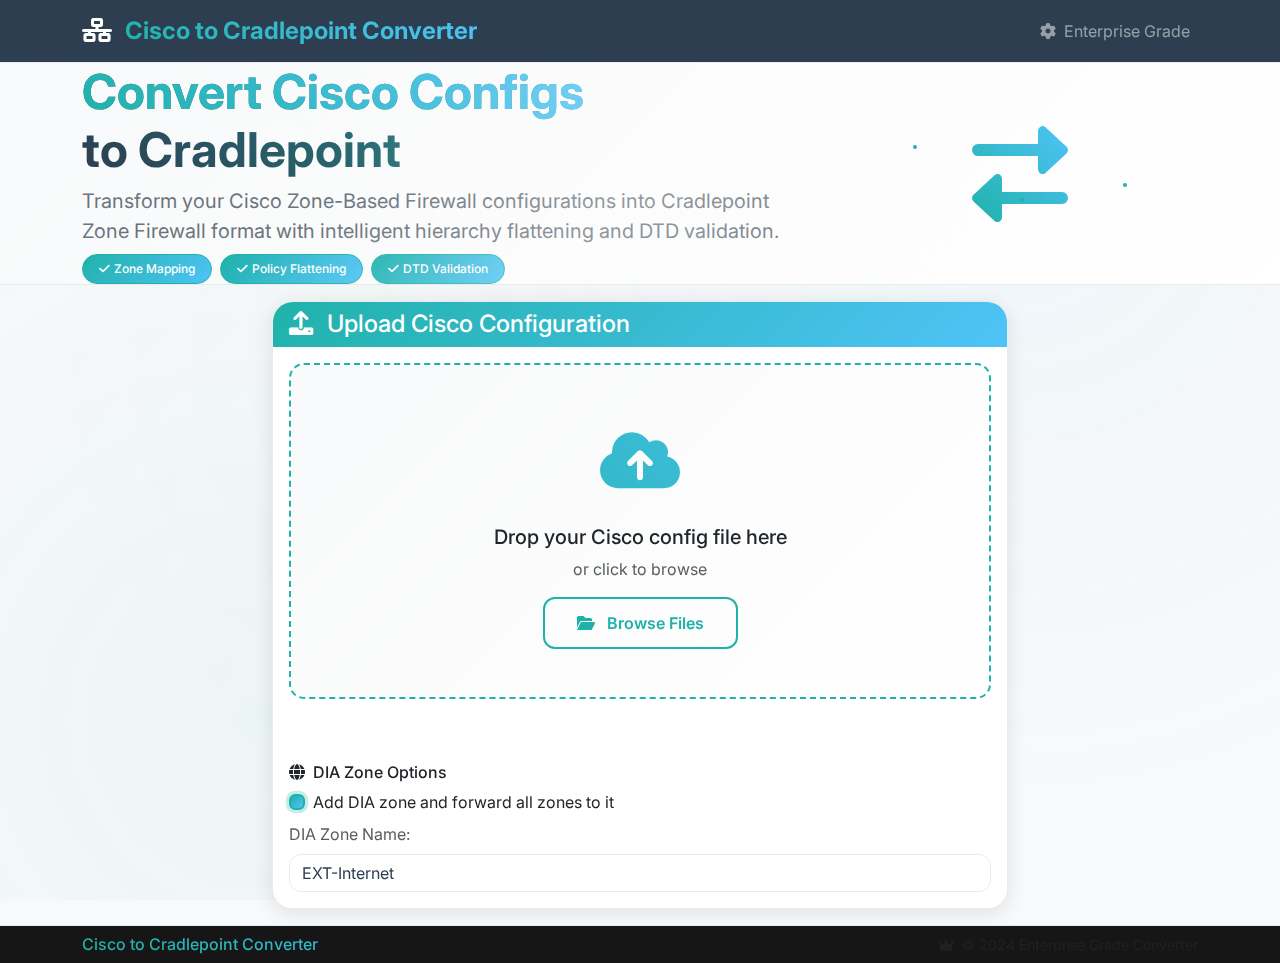
<file: cisco_to_cradlepoint_zfw_converter/templates/index.html>
<!DOCTYPE html>
<html lang="en">
<head>
    <meta charset="UTF-8">
    <meta name="viewport" content="width=device-width, initial-scale=1.0">
    <title>Cisco to Cradlepoint Converter</title>
    <link href="https://cdn.jsdelivr.net/npm/bootstrap@5.1.3/dist/css/bootstrap.min.css" rel="stylesheet">
    <link href="https://cdnjs.cloudflare.com/ajax/libs/font-awesome/6.0.0/css/all.min.css" rel="stylesheet">
    <link href="https://fonts.googleapis.com/css2?family=Inter:wght@300;400;500;600;700;800&family=JetBrains+Mono:wght@400;500;600&display=swap" rel="stylesheet">
    <meta http-equiv="Cache-Control" content="no-cache, no-store, must-revalidate">
    <meta http-equiv="Pragma" content="no-cache">
    <meta http-equiv="Expires" content="0">
    <style>
        :root {
            --luxury-primary: #2C3E50;
            --luxury-secondary: #34495E;
            --luxury-accent: #20B2AA;
            --luxury-gold: #4FC3F7;
            --luxury-silver: #BDC3C7;
            --luxury-carbon: #34495E;
            --luxury-glass: rgba(255, 255, 255, 0.1);
            --luxury-glass-strong: rgba(255, 255, 255, 0.2);
            --luxury-shadow: 0 8px 32px rgba(44, 62, 80, 0.3);
            --luxury-shadow-strong: 0 16px 64px rgba(44, 62, 80, 0.4);
            --luxury-teal: #20B2AA;
            --luxury-light-blue: #4FC3F7;
            --luxury-dark-grey: #2C3E50;
            --luxury-light-grey: #ECF0F1;
            --luxury-white: #FFFFFF;
            --luxury-light-bg: #F8F9FA;
            --luxury-card-bg: #FFFFFF;
            --luxury-text-dark: #2C3E50;
            --luxury-text-muted: #6C757D;
            --luxury-border: #E9ECEF;
        }

        * {
            margin: 0;
            padding: 0;
            box-sizing: border-box;
        }

        body {
            font-family: 'Inter', sans-serif;
            background: var(--luxury-light-bg);
            color: var(--luxury-text-dark);
            min-height: 100vh;
            overflow-x: hidden;
        }

        /* Animated background particles */
        body::before {
            content: '';
            position: fixed;
            top: 0;
            left: 0;
            width: 100%;
            height: 100%;
            background: 
                radial-gradient(circle at 20% 80%, rgba(32, 178, 170, 0.05) 0%, transparent 50%),
                radial-gradient(circle at 80% 20%, rgba(79, 195, 247, 0.05) 0%, transparent 50%),
                radial-gradient(circle at 40% 40%, rgba(189, 195, 199, 0.03) 0%, transparent 50%);
            animation: luxuryFloat 20s ease-in-out infinite;
            z-index: -1;
        }

        @keyframes luxuryFloat {
            0%, 100% { transform: translateY(0px) rotate(0deg); }
            50% { transform: translateY(-20px) rotate(1deg); }
        }

        /* Navigation */
        .navbar {
            background: var(--luxury-primary) !important;
            backdrop-filter: blur(20px);
            border-bottom: 1px solid var(--luxury-border);
            box-shadow: 0 2px 10px rgba(0, 0, 0, 0.1);
        }

        .navbar-brand {
            font-weight: 700;
            font-size: 1.5rem;
            color: white;
        }

        /* Hero Section */
        .hero-section {
            background: linear-gradient(135deg, var(--luxury-light-bg) 0%, var(--luxury-white) 100%);
            border-bottom: 1px solid var(--luxury-border);
            position: relative;
            overflow: hidden;
        }

        .hero-section::before {
            content: '';
            position: absolute;
            top: 0;
            left: 0;
            right: 0;
            bottom: 0;
            background: 
                linear-gradient(45deg, transparent 30%, var(--luxury-glass) 50%, transparent 70%),
                linear-gradient(-45deg, transparent 30%, var(--luxury-glass-strong) 50%, transparent 70%);
            animation: luxuryShimmer 3s ease-in-out infinite;
        }

        @keyframes luxuryShimmer {
            0%, 100% { opacity: 0.3; }
            50% { opacity: 0.8; }
        }

        .hero-content {
            position: relative;
            z-index: 2;
        }

        .display-5 {
            font-weight: 800;
            background: linear-gradient(45deg, var(--luxury-text-dark), var(--luxury-teal));
            -webkit-background-clip: text;
            -webkit-text-fill-color: transparent;
            background-clip: text;
        }

        .lead {
            color: var(--luxury-text-muted);
            font-weight: 400;
        }

        .badge {
            background: linear-gradient(135deg, var(--luxury-teal), var(--luxury-light-blue)) !important;
            border: 1px solid var(--luxury-teal);
            color: white !important;
            font-weight: 500;
            padding: 0.5rem 1rem;
            border-radius: 25px;
            transition: all 0.3s cubic-bezier(0.4, 0, 0.2, 1);
        }

        .badge:hover {
            transform: translateY(-2px);
            box-shadow: 0 8px 25px rgba(32, 178, 170, 0.3);
            border-color: var(--luxury-teal);
        }

        /* Upload Section */
        .upload-section {
            background: var(--luxury-glass);
            backdrop-filter: blur(20px);
            border: 1px solid var(--luxury-glass-strong);
            border-radius: 20px;
            box-shadow: var(--luxury-shadow);
        }

        .card {
            background: var(--luxury-card-bg) !important;
            border: 1px solid var(--luxury-border) !important;
            border-radius: 20px !important;
            box-shadow: 0 4px 20px rgba(0, 0, 0, 0.1) !important;
            transition: all 0.4s cubic-bezier(0.4, 0, 0.2, 1);
        }

        .card:hover {
            transform: translateY(-8px);
            box-shadow: var(--luxury-shadow-strong);
        }

        .card-header {
            background: linear-gradient(135deg, var(--luxury-teal), var(--luxury-light-blue)) !important;
            border: none !important;
            border-radius: 20px 20px 0 0 !important;
            font-weight: 600;
            color: white;
        }

        .upload-area {
            border: 2px dashed var(--luxury-teal);
            border-radius: 15px;
            padding: 3rem 2rem;
            text-align: center;
            transition: all 0.4s cubic-bezier(0.4, 0, 0.2, 1);
            cursor: pointer;
            background: linear-gradient(135deg, var(--luxury-light-bg) 0%, var(--luxury-white) 100%);
            position: relative;
            overflow: hidden;
        }

        .upload-area::before {
            content: '';
            position: absolute;
            top: 0;
            left: -100%;
            width: 100%;
            height: 100%;
            background: linear-gradient(90deg, transparent, var(--luxury-glass-strong), transparent);
            transition: left 0.5s;
        }

        .upload-area:hover::before {
            left: 100%;
        }

        .upload-area:hover {
            border-color: var(--luxury-light-blue);
            background: linear-gradient(135deg, var(--luxury-white) 0%, var(--luxury-light-bg) 100%);
            transform: scale(1.02);
            box-shadow: 0 8px 32px rgba(32, 178, 170, 0.2);
        }

        .upload-area.dragover {
            border-color: var(--luxury-light-blue);
            background: linear-gradient(135deg, var(--luxury-white) 0%, var(--luxury-light-bg) 100%);
            transform: scale(1.05);
            box-shadow: 0 12px 40px rgba(32, 178, 170, 0.3);
        }

        .btn {
            border-radius: 12px;
            font-weight: 600;
            padding: 0.75rem 2rem;
            transition: all 0.3s cubic-bezier(0.4, 0, 0.2, 1);
            position: relative;
            overflow: hidden;
        }

        .btn::before {
            content: '';
            position: absolute;
            top: 0;
            left: -100%;
            width: 100%;
            height: 100%;
            background: linear-gradient(90deg, transparent, rgba(255, 255, 255, 0.2), transparent);
            transition: left 0.5s;
        }

        .btn:hover::before {
            left: 100%;
        }

        .btn-primary {
            background: linear-gradient(135deg, var(--luxury-teal), var(--luxury-light-blue));
            border: none;
            box-shadow: 0 4px 15px rgba(32, 178, 170, 0.3);
        }

        .btn-primary:hover {
            transform: translateY(-2px);
            box-shadow: 0 8px 25px rgba(32, 178, 170, 0.4);
        }

        .btn-success {
            background: linear-gradient(135deg, #28a745, #20c997);
            border: none;
            box-shadow: 0 4px 15px rgba(40, 167, 69, 0.3);
        }

        .btn-success:hover {
            transform: translateY(-2px);
            box-shadow: 0 8px 25px rgba(40, 167, 69, 0.4);
        }

        .btn-outline-primary {
            border: 2px solid var(--luxury-teal);
            color: var(--luxury-teal);
            background: transparent;
        }

        .btn-outline-primary:hover {
            background: var(--luxury-teal);
            color: white;
            transform: translateY(-2px);
        }

        /* Feature Cards */
        .feature-card {
            transition: all 0.4s cubic-bezier(0.4, 0, 0.2, 1);
            border: none;
            background: var(--luxury-glass);
            backdrop-filter: blur(20px);
            border-radius: 20px;
            overflow: hidden;
            position: relative;
        }

        .feature-card::before {
            content: '';
            position: absolute;
            top: 0;
            left: 0;
            right: 0;
            height: 3px;
            background: linear-gradient(90deg, var(--luxury-teal), var(--luxury-light-blue));
        }

        .feature-card:hover {
            transform: translateY(-10px) scale(1.02);
            box-shadow: var(--luxury-shadow-strong);
        }

        .feature-card i {
            background: linear-gradient(45deg, var(--luxury-teal), var(--luxury-light-blue));
            -webkit-background-clip: text;
            -webkit-text-fill-color: transparent;
            background-clip: text;
        }

        /* Form Elements */
        .form-control {
            background: var(--luxury-white);
            border: 1px solid var(--luxury-border);
            border-radius: 12px;
            color: var(--luxury-text-dark);
            transition: all 0.3s ease;
        }

        .form-control:focus {
            background: var(--luxury-white);
            border-color: var(--luxury-teal);
            box-shadow: 0 0 0 0.2rem rgba(32, 178, 170, 0.25);
            color: var(--luxury-text-dark);
        }

        .form-control::placeholder {
            color: var(--luxury-text-muted);
        }

        .form-check-input:checked {
            background-color: var(--luxury-teal);
            border-color: var(--luxury-teal);
        }

        /* Loading Animation */
        .loading {
            display: none;
        }

        .spinner-border {
            width: 3rem;
            height: 3rem;
            border-color: var(--luxury-teal);
            border-right-color: transparent;
        }

        /* Conversion Result */
        .conversion-result {
            display: none;
        }

        .alert-success {
            background: linear-gradient(135deg, rgba(40, 167, 69, 0.2), rgba(32, 201, 151, 0.2));
            border: 1px solid rgba(40, 167, 69, 0.3);
            border-radius: 15px;
            backdrop-filter: blur(10px);
        }

        /* Footer */
        footer {
            background: rgba(10, 10, 10, 0.95) !important;
            backdrop-filter: blur(20px);
            border-top: 1px solid var(--luxury-glass);
        }

        /* Scrollbar Styling */
        ::-webkit-scrollbar {
            width: 8px;
        }

        ::-webkit-scrollbar-track {
            background: var(--luxury-secondary);
        }

        ::-webkit-scrollbar-thumb {
            background: linear-gradient(45deg, var(--luxury-accent), var(--luxury-gold));
            border-radius: 4px;
        }

        ::-webkit-scrollbar-thumb:hover {
            background: linear-gradient(45deg, #ff8c42, #ffd700);
        }

        /* Responsive Design */
        @media (max-width: 768px) {
            .hero-section {
                padding: 2rem 0;
            }
            
            .display-5 {
                font-size: 2.5rem;
            }
            
            .upload-area {
                padding: 2rem 1rem;
            }
        }

        /* Luxury Animation Classes */
        .luxury-fade-in {
            animation: luxuryFadeIn 0.8s cubic-bezier(0.4, 0, 0.2, 1);
        }

        @keyframes luxuryFadeIn {
            from {
                opacity: 0;
                transform: translateY(30px);
            }
            to {
                opacity: 1;
                transform: translateY(0);
            }
        }

        .luxury-slide-up {
            animation: luxurySlideUp 0.6s cubic-bezier(0.4, 0, 0.2, 1);
        }

        @keyframes luxurySlideUp {
            from {
                opacity: 0;
                transform: translateY(50px);
            }
            to {
                opacity: 1;
                transform: translateY(0);
            }
        }

        /* Luxury Text Gradient */
        .luxury-text-gradient {
            background: linear-gradient(45deg, var(--luxury-teal), var(--luxury-light-blue));
            -webkit-background-clip: text;
            -webkit-text-fill-color: transparent;
            background-clip: text;
        }

        /* Luxury Icon Container */
        .luxury-icon-container {
            position: relative;
            display: inline-block;
        }

        .luxury-icon {
            font-size: 6rem;
            background: linear-gradient(45deg, var(--luxury-teal), var(--luxury-light-blue));
            -webkit-background-clip: text;
            -webkit-text-fill-color: transparent;
            background-clip: text;
            animation: luxuryIconFloat 3s ease-in-out infinite;
        }

        @keyframes luxuryIconFloat {
            0%, 100% { transform: translateY(0px) rotate(0deg); }
            50% { transform: translateY(-10px) rotate(2deg); }
        }

        /* Luxury Particles */
        .luxury-particles {
            position: absolute;
            top: 0;
            left: 0;
            width: 100%;
            height: 100%;
            pointer-events: none;
        }

        .particle {
            position: absolute;
            width: 4px;
            height: 4px;
            background: var(--luxury-teal);
            border-radius: 50%;
            animation: luxuryParticle 4s linear infinite;
        }

        .particle:nth-child(1) {
            top: 20%;
            left: 20%;
            animation-delay: 0s;
        }

        .particle:nth-child(2) {
            top: 60%;
            right: 20%;
            animation-delay: 1.3s;
        }

        .particle:nth-child(3) {
            bottom: 20%;
            left: 50%;
            animation-delay: 2.6s;
        }

        @keyframes luxuryParticle {
            0% {
                opacity: 0;
                transform: scale(0) translateY(0);
            }
            10% {
                opacity: 1;
                transform: scale(1) translateY(0);
            }
            90% {
                opacity: 1;
                transform: scale(1) translateY(-100px);
            }
            100% {
                opacity: 0;
                transform: scale(0) translateY(-100px);
            }
        }

        /* Luxury Upload Icon */
        .luxury-upload-icon {
            font-size: 4rem;
            background: linear-gradient(45deg, var(--luxury-teal), var(--luxury-light-blue));
            -webkit-background-clip: text;
            -webkit-text-fill-color: transparent;
            background-clip: text;
            margin-bottom: 1rem;
            animation: luxuryUploadPulse 2s ease-in-out infinite;
        }

        @keyframes luxuryUploadPulse {
            0%, 100% { transform: scale(1); }
            50% { transform: scale(1.1); }
        }

        /* Luxury Feature Icons */
        .luxury-feature-icon {
            font-size: 3rem;
            background: linear-gradient(45deg, var(--luxury-teal), var(--luxury-light-blue));
            -webkit-background-clip: text;
            -webkit-text-fill-color: transparent;
            background-clip: text;
            transition: all 0.3s ease;
        }

        .feature-card:hover .luxury-feature-icon {
            transform: scale(1.1);
        }

        /* Luxury Spinner */
        .luxury-spinner {
            position: relative;
            display: inline-block;
        }

        .luxury-spinner::before {
            content: '';
            position: absolute;
            top: -10px;
            left: -10px;
            right: -10px;
            bottom: -10px;
            border: 2px solid var(--luxury-glass);
            border-radius: 50%;
            animation: luxurySpinnerRing 1.5s linear infinite;
        }

        @keyframes luxurySpinnerRing {
            0% { transform: rotate(0deg); }
            100% { transform: rotate(360deg); }
        }

        /* Luxury Alert */
        .luxury-alert {
            border: 1px solid rgba(40, 167, 69, 0.3);
            border-radius: 15px;
            backdrop-filter: blur(10px);
            position: relative;
            overflow: hidden;
        }

        .luxury-alert::before {
            content: '';
            position: absolute;
            top: 0;
            left: -100%;
            width: 100%;
            height: 100%;
            background: linear-gradient(90deg, transparent, rgba(40, 167, 69, 0.1), transparent);
            animation: luxuryAlertShimmer 2s ease-in-out infinite;
        }

        @keyframes luxuryAlertShimmer {
            0% { left: -100%; }
            50% { left: 100%; }
            100% { left: 100%; }
        }

        /* Luxury Button */
        .luxury-btn {
            position: relative;
            overflow: hidden;
            border-radius: 15px;
            font-weight: 600;
            text-transform: uppercase;
            letter-spacing: 0.5px;
        }

        .luxury-btn::after {
            content: '';
            position: absolute;
            top: 0;
            left: -100%;
            width: 100%;
            height: 100%;
            background: linear-gradient(90deg, transparent, rgba(255, 255, 255, 0.2), transparent);
            transition: left 0.5s;
        }

        .luxury-btn:hover::after {
            left: 100%;
        }

        /* Luxury Checkbox */
        .luxury-checkbox .form-check-input {
            background: var(--luxury-glass);
            border: 2px solid var(--luxury-glass-strong);
            border-radius: 6px;
            transition: all 0.3s ease;
        }

        .luxury-checkbox .form-check-input:checked {
            background: linear-gradient(135deg, var(--luxury-teal), var(--luxury-light-blue));
            border-color: var(--luxury-teal);
            box-shadow: 0 0 0 0.2rem rgba(32, 178, 170, 0.25);
        }

        /* Min Height for Hero */
        .min-vh-50 {
            min-height: 50vh;
        }

        /* Enhanced Card Hover Effects */
        .card:hover .luxury-feature-icon {
            animation: luxuryIconSpin 0.6s ease-in-out;
        }

        @keyframes luxuryIconSpin {
            0% { transform: rotate(0deg) scale(1); }
            50% { transform: rotate(180deg) scale(1.1); }
            100% { transform: rotate(360deg) scale(1); }
        }

        /* Luxury Notification System */
        .luxury-notification {
            position: fixed;
            top: 20px;
            right: 20px;
            padding: 1rem 1.5rem;
            border-radius: 12px;
            backdrop-filter: blur(20px);
            border: 1px solid var(--luxury-glass-strong);
            box-shadow: var(--luxury-shadow-strong);
            z-index: 9999;
            transform: translateX(100%);
            opacity: 0;
            transition: all 0.3s cubic-bezier(0.4, 0, 0.2, 1);
            font-weight: 500;
            max-width: 300px;
        }

        .luxury-notification-success {
            background: linear-gradient(135deg, rgba(40, 167, 69, 0.2), rgba(32, 201, 151, 0.2));
            border-color: rgba(40, 167, 69, 0.3);
            color: #28a745;
        }

        .luxury-notification-error {
            background: linear-gradient(135deg, rgba(220, 53, 69, 0.2), rgba(255, 107, 53, 0.2));
            border-color: rgba(220, 53, 69, 0.3);
            color: #dc3545;
        }

        /* Luxury Summary Stats */
        .luxury-summary {
            background: linear-gradient(135deg, var(--luxury-white) 0%, var(--luxury-light-bg) 100%);
            border-radius: 15px;
            padding: 1.5rem;
            border: 1px solid var(--luxury-teal);
        }

        .luxury-stat {
            display: flex;
            flex-direction: column;
            align-items: center;
            padding: 1rem;
            background: linear-gradient(135deg, var(--luxury-white) 0%, var(--luxury-light-bg) 100%);
            border-radius: 12px;
            margin-bottom: 1rem;
            transition: all 0.3s ease;
            border: 1px solid var(--luxury-border);
        }

        .luxury-stat:hover {
            transform: translateY(-2px);
            box-shadow: 0 8px 25px rgba(32, 178, 170, 0.2);
            border-color: var(--luxury-teal);
        }

        .stat-number {
            font-size: 2rem;
            font-weight: 700;
            background: linear-gradient(45deg, var(--luxury-teal), var(--luxury-light-blue));
            -webkit-background-clip: text;
            -webkit-text-fill-color: transparent;
            background-clip: text;
            line-height: 1;
        }

        .stat-label {
            font-size: 0.875rem;
            color: var(--luxury-text-muted);
            font-weight: 500;
            text-transform: uppercase;
            letter-spacing: 0.5px;
            margin-top: 0.5rem;
        }
    </style>
</head>
<body>
    <!-- Navigation -->
    <nav class="navbar navbar-expand-lg navbar-dark">
        <div class="container">
            <a class="navbar-brand luxury-fade-in" href="#">
                <i class="fas fa-network-wired me-2"></i>
                <span class="luxury-text-gradient">Cisco to Cradlepoint Converter</span>
            </a>
            <div class="navbar-nav ms-auto">
                <span class="nav-item">
                    <span class="nav-link text-white-50">
                        <i class="fas fa-cog me-1"></i>
                        Enterprise Grade
                    </span>
                </span>
            </div>
        </div>
    </nav>

    <!-- Hero Section -->
    <section class="hero-section">
        <div class="container">
            <div class="row align-items-center">
                <div class="col-lg-8 luxury-fade-in">
                    <h1 class="display-5 fw-bold mb-2 luxury-slide-up">
                        <span class="luxury-text-gradient">Convert Cisco Configs</span><br>
                        <span class="text-white">to Cradlepoint</span>
                    </h1>
                    <p class="lead mb-2 luxury-slide-up" style="animation-delay: 0.2s;">
                        Transform your Cisco Zone-Based Firewall configurations into Cradlepoint Zone Firewall format 
                        with intelligent hierarchy flattening and DTD validation.
                    </p>
                    <div class="d-flex gap-2 flex-wrap luxury-slide-up" style="animation-delay: 0.4s;">
                        <span class="badge">
                            <i class="fas fa-check me-1"></i>Zone Mapping
                        </span>
                        <span class="badge">
                            <i class="fas fa-check me-1"></i>Policy Flattening
                        </span>
                        <span class="badge">
                            <i class="fas fa-check me-1"></i>DTD Validation
                        </span>
                    </div>
                </div>
                <div class="col-lg-4 luxury-fade-in" style="animation-delay: 0.6s;">
                    <div class="text-center position-relative">
                        <div class="luxury-icon-container">
                            <i class="fas fa-exchange-alt luxury-icon"></i>
                        </div>
                        <div class="luxury-particles">
                            <div class="particle"></div>
                            <div class="particle"></div>
                            <div class="particle"></div>
                        </div>
                    </div>
                </div>
            </div>
        </div>
    </section>

    <!-- Upload Section -->
    <section class="py-3">
        <div class="container">
            <div class="row justify-content-center">
                <div class="col-lg-8">
                    <div class="card luxury-slide-up">
                        <div class="card-header">
                            <h4 class="mb-0">
                                <i class="fas fa-upload me-2"></i>
                                Upload Cisco Configuration
                            </h4>
                        </div>
                        <div class="card-body p-3">
                            <div id="uploadForm">
                                <div class="upload-area" id="uploadArea">
                                    <div class="luxury-upload-icon">
                                        <i class="fas fa-cloud-upload-alt"></i>
                                    </div>
                                    <h5 class="mb-2 text-dark">Drop your Cisco config file here</h5>
                                    <p class="text-muted mb-3">or click to browse</p>
                                    <input type="file" id="fileInput" name="file" accept=".txt,.conf,.cfg" style="display: none;">
                                    <button type="button" class="btn btn-outline-primary" id="browseBtn">
                                        <i class="fas fa-folder-open me-2"></i>
                                        Browse Files
                                    </button>
                                </div>
                                
                                <div class="mt-4 text-center">
                                    <small class="text-white-50">
                                        <i class="fas fa-info-circle me-1"></i>
                                        Supported formats: .txt, .conf, .cfg
                                    </small>
                                </div>
                                
                                <!-- DIA Zone Options -->
                                <div class="mt-3">
                                    <h6 class="text-dark mb-2">
                                        <i class="fas fa-globe me-2"></i>DIA Zone Options
                                    </h6>
                                    <div class="form-check luxury-checkbox">
                                        <input class="form-check-input" type="checkbox" id="addInternetZone" name="add_internet_zone" checked>
                                        <label class="form-check-label text-dark" for="addInternetZone">
                                            Add DIA zone and forward all zones to it
                                        </label>
                                    </div>
                                    <div class="mt-2" id="internetZoneNameGroup">
                                        <label for="internetZoneName" class="form-label text-muted">DIA Zone Name:</label>
                                        <input type="text" class="form-control" id="internetZoneName" name="internet_zone_name" value="EXT-Internet" placeholder="Enter zone name">
                                    </div>
                                </div>
                                
                                <div class="loading text-center mt-4">
                                    <div class="luxury-spinner">
                                        <div class="spinner-border" role="status">
                                            <span class="visually-hidden">Converting...</span>
                                        </div>
                                    </div>
                                    <p class="mt-3 text-muted">Converting configuration...</p>
                                </div>
                                
                                <div class="conversion-result mt-4">
                                    <div class="alert alert-success luxury-alert">
                                        <h5 class="mb-3">
                                            <i class="fas fa-check-circle me-2"></i>Conversion Successful!
                                        </h5>
                                        <div id="configSummary"></div>
                                    </div>
                                    <div class="d-grid">
                                        <button type="button" class="btn btn-success btn-lg luxury-btn" id="downloadBtn">
                                            <i class="fas fa-download me-2"></i>
                                            Download Cradlepoint Configuration
                                        </button>
                                    </div>
                                </div>
                            </div>
                        </div>
                    </div>
                </div>
            </div>
        </div>
    </section>


    <!-- Footer -->
    <footer class="text-dark py-2" style="background: linear-gradient(135deg, var(--luxury-light-bg) 0%, var(--luxury-white) 100%); border-top: 1px solid var(--luxury-border);">
        <div class="container">
            <div class="row align-items-center">
                <div class="col-md-6">
                    <h6 class="luxury-text-gradient mb-0">Cisco to Cradlepoint Converter</h6>
                </div>
                <div class="col-md-6 text-md-end">
                    <p class="text-muted mb-0 small">
                        <i class="fas fa-crown me-1"></i>
                        &copy; 2024 Enterprise Grade Converter
                    </p>
                </div>
            </div>
        </div>
    </footer>

    <script src="https://cdn.jsdelivr.net/npm/bootstrap@5.1.3/dist/js/bootstrap.bundle.min.js"></script>
    <script>
        const uploadArea = document.getElementById('uploadArea');
        const fileInput = document.getElementById('fileInput');
        const uploadForm = document.getElementById('uploadForm');
        const loading = document.querySelector('.loading');
        const conversionResult = document.querySelector('.conversion-result');
        const downloadBtn = document.getElementById('downloadBtn');
        const configSummary = document.getElementById('configSummary');

        let currentSessionId = null;

        // Luxury animation initialization
        document.addEventListener('DOMContentLoaded', function() {
            // Add luxury fade-in animations to elements
            const elements = document.querySelectorAll('.luxury-fade-in, .luxury-slide-up');
            elements.forEach((el, index) => {
                el.style.animationDelay = `${index * 0.1}s`;
            });

            // Add luxury hover effects to cards
            const cards = document.querySelectorAll('.card');
            cards.forEach(card => {
                card.addEventListener('mouseenter', function() {
                    this.style.transform = 'translateY(-8px) scale(1.02)';
                });
                card.addEventListener('mouseleave', function() {
                    this.style.transform = 'translateY(0) scale(1)';
                });
            });
        });

        // DIA zone checkbox functionality
        document.getElementById('addInternetZone').addEventListener('change', function() {
            const nameGroup = document.getElementById('internetZoneNameGroup');
            if (this.checked) {
                nameGroup.style.display = 'block';
            } else {
                nameGroup.style.display = 'none';
            }
        });
        
        // Initialize DIA zone name group visibility on page load
        document.addEventListener('DOMContentLoaded', function() {
            const checkbox = document.getElementById('addInternetZone');
            const nameGroup = document.getElementById('internetZoneNameGroup');
            if (checkbox.checked) {
                nameGroup.style.display = 'block';
            }
        });

        // Prevent all form-related events on upload area
        uploadArea.addEventListener('submit', (e) => {
            e.preventDefault();
            e.stopPropagation();
            return false;
        });

        uploadArea.addEventListener('formdata', (e) => {
            e.preventDefault();
            e.stopPropagation();
            return false;
        });

        // Drag and drop functionality
        uploadArea.addEventListener('dragover', (e) => {
            e.preventDefault();
            uploadArea.classList.add('dragover');
        });

        uploadArea.addEventListener('dragleave', () => {
            uploadArea.classList.remove('dragover');
        });

        uploadArea.addEventListener('drop', (e) => {
            e.preventDefault();
            uploadArea.classList.remove('dragover');
            const files = e.dataTransfer.files;
            if (files.length > 0) {
                console.log('File dropped:', files[0].name);
                selectedFile = files[0]; // Store the file reference directly
                
                // Add luxury animation to upload area
                uploadArea.style.transform = 'scale(1.05)';
                setTimeout(() => {
                    uploadArea.style.transform = 'scale(1)';
                }, 200);
                
                    uploadArea.innerHTML = `
                        <div class="luxury-upload-icon">
                            <i class="fas fa-file-alt"></i>
                        </div>
                        <h5 class="text-dark mb-2">${files[0].name}</h5>
                        <p class="text-success mb-4">
                            <i class="fas fa-check-circle me-1"></i>Ready to convert
                        </p>
                        <button type="button" class="btn btn-primary luxury-btn" id="convertBtn">
                            <i class="fas fa-magic me-2"></i>
                            Convert Configuration
                        </button>
                    `;
                
                // Add event listener to the new button
                document.getElementById('convertBtn').addEventListener('click', convertFile);
            }
        });

        // Browse button functionality
        const browseBtn = document.getElementById('browseBtn');
        browseBtn.addEventListener('click', (e) => {
            e.preventDefault();
            e.stopPropagation();
            fileInput.click();
        });

        // Upload area click functionality (only for the area itself, not buttons)
        uploadArea.addEventListener('click', (e) => {
            // Only trigger if clicking on the upload area text/icons, not buttons
            if (e.target.tagName === 'I' || e.target.tagName === 'H5' || e.target.tagName === 'P' || e.target === uploadArea) {
                e.preventDefault();
                e.stopPropagation();
                fileInput.click();
            }
        });

        fileInput.addEventListener('change', function(event) {
            event.preventDefault();
            event.stopPropagation();
            console.log('File input changed');
            
            // Add a small delay to prevent immediate reopening
            setTimeout(() => {
                const file = event.target.files[0];
                if (file) {
                    console.log('File selected:', file.name);
                    selectedFile = file; // Store the file reference
                    
                    // Add luxury animation to upload area
                    uploadArea.style.transform = 'scale(1.05)';
                    setTimeout(() => {
                        uploadArea.style.transform = 'scale(1)';
                    }, 200);
                    
                    uploadArea.innerHTML = `
                        <div class="luxury-upload-icon">
                            <i class="fas fa-file-alt"></i>
                        </div>
                        <h5 class="text-dark mb-2">${file.name}</h5>
                        <p class="text-success mb-4">
                            <i class="fas fa-check-circle me-1"></i>File selected successfully
                        </p>
                        <button type="button" class="btn btn-primary luxury-btn" id="convertBtn">
                            <i class="fas fa-magic me-2"></i>
                            Convert Configuration
                        </button>
                    `;
                    
                    // Add event listener to the new button
                    document.getElementById('convertBtn').addEventListener('click', convertFile);
                } else {
                    console.log('No file selected');
                }
            }, 100);
            
            return false;
        });

        let selectedFile = null;

        function convertFile(event) {
            console.log('convertFile called', event);
            if (event) {
                event.preventDefault();
                event.stopPropagation();
            }
            
            if (!selectedFile) {
                // Luxury error notification
                showLuxuryNotification('Please select a file first', 'error');
                return false;
            }
            
            console.log('Converting file:', selectedFile.name);
            
            const formData = new FormData();
            formData.append('file', selectedFile);
            
            // Add DIA zone options
            const addInternetZone = document.getElementById('addInternetZone').checked;
            const internetZoneName = document.getElementById('internetZoneName').value;
            formData.append('add_internet_zone', addInternetZone ? 'on' : '');
            formData.append('internet_zone_name', internetZoneName);

            // Show luxury loading animation
            loading.style.display = 'block';
            conversionResult.style.display = 'none';
            
            // Add luxury loading animation to the button
            const convertBtn = document.getElementById('convertBtn');
            if (convertBtn) {
                convertBtn.innerHTML = '<i class="fas fa-spinner fa-spin me-2"></i>Converting...';
                convertBtn.disabled = true;
            }

            // Add timeout to prevent infinite loading
            const timeoutId = setTimeout(() => {
                console.log('Conversion timeout - resetting button');
                loading.style.display = 'none';
                if (convertBtn) {
                    convertBtn.innerHTML = '<i class="fas fa-magic me-2"></i>Convert Configuration';
                    convertBtn.disabled = false;
                }
                showLuxuryNotification('Conversion timed out. Please try again.', 'error');
            }, 30000); // 30 second timeout

            fetch('/upload', {
                method: 'POST',
                body: formData
            })
            .then(response => {
                console.log('Response status:', response.status);
                console.log('Response headers:', response.headers);
                if (!response.ok) {
                    throw new Error(`HTTP error! status: ${response.status}`);
                }
                return response.json();
            })
            .then(data => {
                console.log('Response data:', data);
                clearTimeout(timeoutId); // Clear the timeout
                loading.style.display = 'none';
                
                // Reset the button regardless of success/error
                const convertBtn = document.getElementById('convertBtn');
                if (convertBtn) {
                    convertBtn.innerHTML = '<i class="fas fa-magic me-2"></i>Convert Configuration';
                    convertBtn.disabled = false;
                }
                
                if (data.success) {
                    currentSessionId = data.session_id;
                    configSummary.innerHTML = `
                        <div class="luxury-summary">
                            <h6 class="text-dark mb-3">
                                <i class="fas fa-chart-bar me-2"></i>Configuration Summary
                            </h6>
                            <div class="row">
                                <div class="col-md-6">
                                    <div class="luxury-stat">
                                        <span class="stat-number">${data.config_summary.zones}</span>
                                        <span class="stat-label">Zones</span>
                                    </div>
                                    <div class="luxury-stat">
                                        <span class="stat-number">${data.config_summary.filter_policies}</span>
                                        <span class="stat-label">Filter Policies</span>
                                    </div>
                                    <div class="luxury-stat">
                                        <span class="stat-number">${data.config_summary.forwardings}</span>
                                        <span class="stat-label">Forwardings</span>
                                    </div>
                                </div>
                                <div class="col-md-6">
                                    <div class="luxury-stat">
                                        <span class="stat-number">${data.config_summary.ip_identities}</span>
                                        <span class="stat-label">IP Identities</span>
                                    </div>
                                    <div class="luxury-stat">
                                        <span class="stat-number">${data.config_summary.mac_identities}</span>
                                        <span class="stat-label">MAC Identities</span>
                                    </div>
                                    <div class="luxury-stat">
                                        <span class="stat-number">${data.config_summary.port_identities}</span>
                                        <span class="stat-label">Port Identities</span>
                                    </div>
                                </div>
                            </div>
                        </div>
                    `;
                    conversionResult.style.display = 'block';
                    
                    // Add luxury success animation
                    conversionResult.style.animation = 'luxurySlideUp 0.6s ease-out';
                    showLuxuryNotification('Conversion completed successfully!', 'success');
                    
                    // Scroll to results so user can see them
                    setTimeout(() => {
                        conversionResult.scrollIntoView({ 
                            behavior: 'smooth', 
                            block: 'start' 
                        });
                    }, 100);
                } else {
                    // Reset the button on error
                    const convertBtn = document.getElementById('convertBtn');
                    if (convertBtn) {
                        convertBtn.innerHTML = '<i class="fas fa-magic me-2"></i>Convert Configuration';
                        convertBtn.disabled = false;
                    }
                    showLuxuryNotification('Error: ' + data.error, 'error');
                }
            })
            .catch(error => {
                console.error('Conversion error:', error);
                clearTimeout(timeoutId); // Clear the timeout
                loading.style.display = 'none';
                
                // Reset the button
                const convertBtn = document.getElementById('convertBtn');
                if (convertBtn) {
                    convertBtn.innerHTML = '<i class="fas fa-magic me-2"></i>Convert Configuration';
                    convertBtn.disabled = false;
                }
                
                showLuxuryNotification('Error: ' + error.message, 'error');
            });
            
            return false;
        }

        // Luxury notification system
        function showLuxuryNotification(message, type) {
            const notification = document.createElement('div');
            notification.className = `luxury-notification luxury-notification-${type}`;
            notification.innerHTML = `
                <i class="fas fa-${type === 'success' ? 'check-circle' : 'exclamation-circle'} me-2"></i>
                ${message}
            `;
            
            document.body.appendChild(notification);
            
            // Animate in
            setTimeout(() => {
                notification.style.transform = 'translateX(0)';
                notification.style.opacity = '1';
            }, 100);
            
            // Remove after 3 seconds
            setTimeout(() => {
                notification.style.transform = 'translateX(100%)';
                notification.style.opacity = '0';
                setTimeout(() => {
                    document.body.removeChild(notification);
                }, 300);
            }, 3000);
        }

        downloadBtn.addEventListener('click', () => {
            if (currentSessionId) {
                window.location.href = `/download/${currentSessionId}`;
            }
        });
    </script>
</body>
</html>
</file>
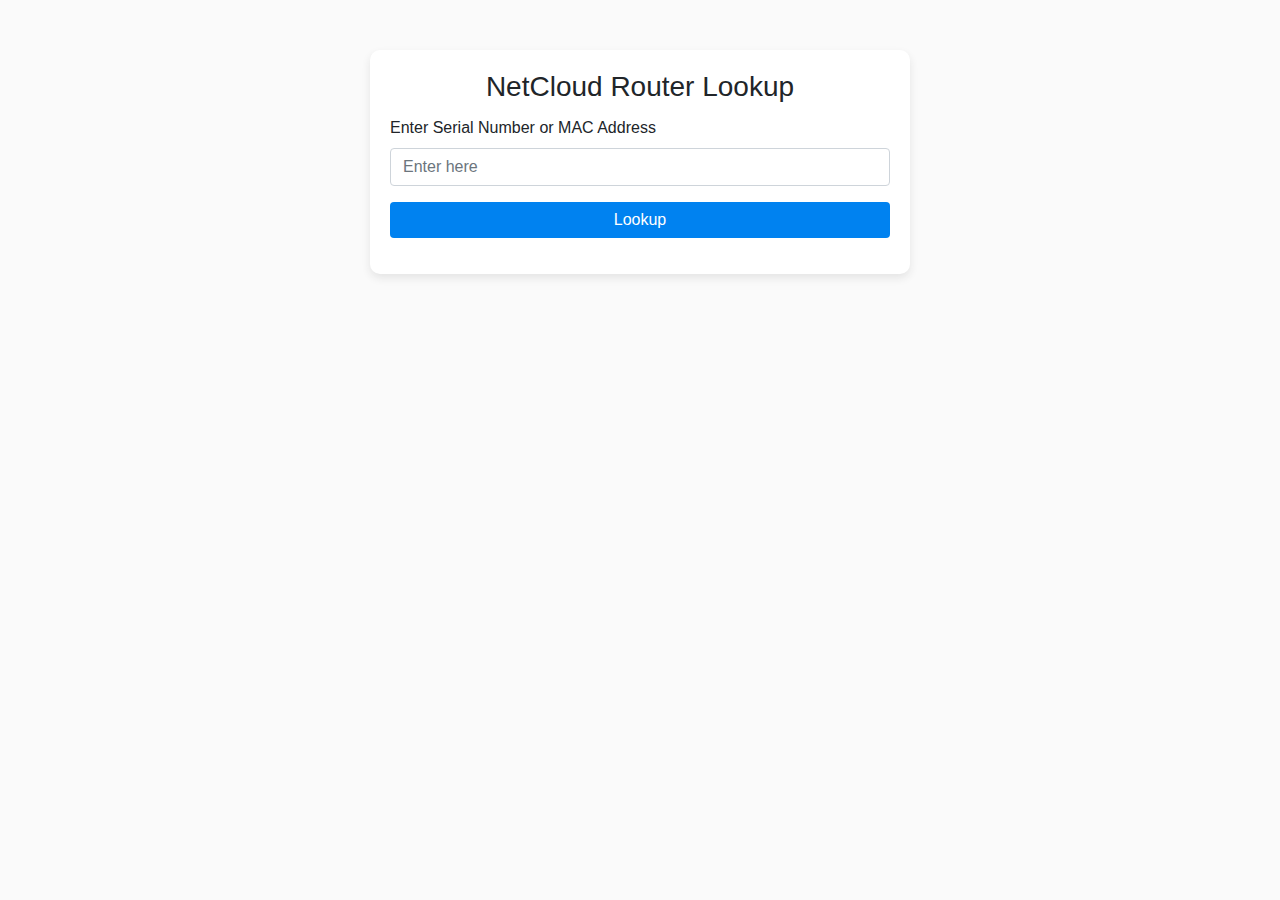
<file: NetCloud Router Lookup/static/index.html>
<!DOCTYPE html>
<html lang="en">
<head>
    <meta charset="UTF-8">
    <meta name="viewport" content="width=device-width, initial-scale=1.0">
    <title>NetCloudRouter Lookup</title>
    <link href="https://stackpath.bootstrapcdn.com/bootstrap/4.5.2/css/bootstrap.min.css" rel="stylesheet">
    <style>
        body {
            background-color: #fafafa;
        }
        .container {
            margin-top: 50px;
        }
        .card {
            border: none;
            border-radius: 10px;
            box-shadow: 0 4px 8px rgba(36, 36, 36, 0.1);
        }
        .btn-primary {
            background-color: #0082f0;
            border: none;
        }
    </style>
</head>
<body>
    <div class="container">
        <div class="row justify-content-center">
            <div class="col-md-6">
                <div class="card">
                    <div class="card-body">
                        <h3 class="card-title text-center">NetCloud Router Lookup</h3>
                        <form id="lookupForm">
                            <div class="form-group">
                                <label for="input">Enter Serial Number or MAC Address</label>
                                <input type="text" class="form-control" id="input" placeholder="Enter here" required>
                            </div>
                            <button type="submit" class="btn btn-primary btn-block">Lookup</button>
                        </form>
                        <div id="spinner" class="spinner-border text-primary mt-3" role="status" style="display: none;">
                            <span class="sr-only">Loading...</span>
                        </div>
                        <div id="result" class="mt-3"></div>
                    </div>
                </div>
            </div>
        </div>
    </div>

    <script src="https://code.jquery.com/jquery-3.5.1.min.js"></script>
    <script>
        $(document).ready(function() {
            $('#lookupForm').on('submit', function(event) {
                event.preventDefault();
                const userInput = $('#input').val();
                
                // Show the spinner
                $('#spinner').show();
                
                $.get('/router', { input: userInput }, function(data) {
                    // Hide the spinner
                    $('#spinner').hide();
                    
                    $('#result').html(`<div class="alert alert-success">${data.result}</div>`);
                }).fail(function() {
                    // Hide the spinner
                    $('#spinner').hide();
                    
                    $('#result').html('<div class="alert alert-danger">Server Error - check logs for details.</div>');
                });
            });
        });
    </script>
</body>
</html>
</file>
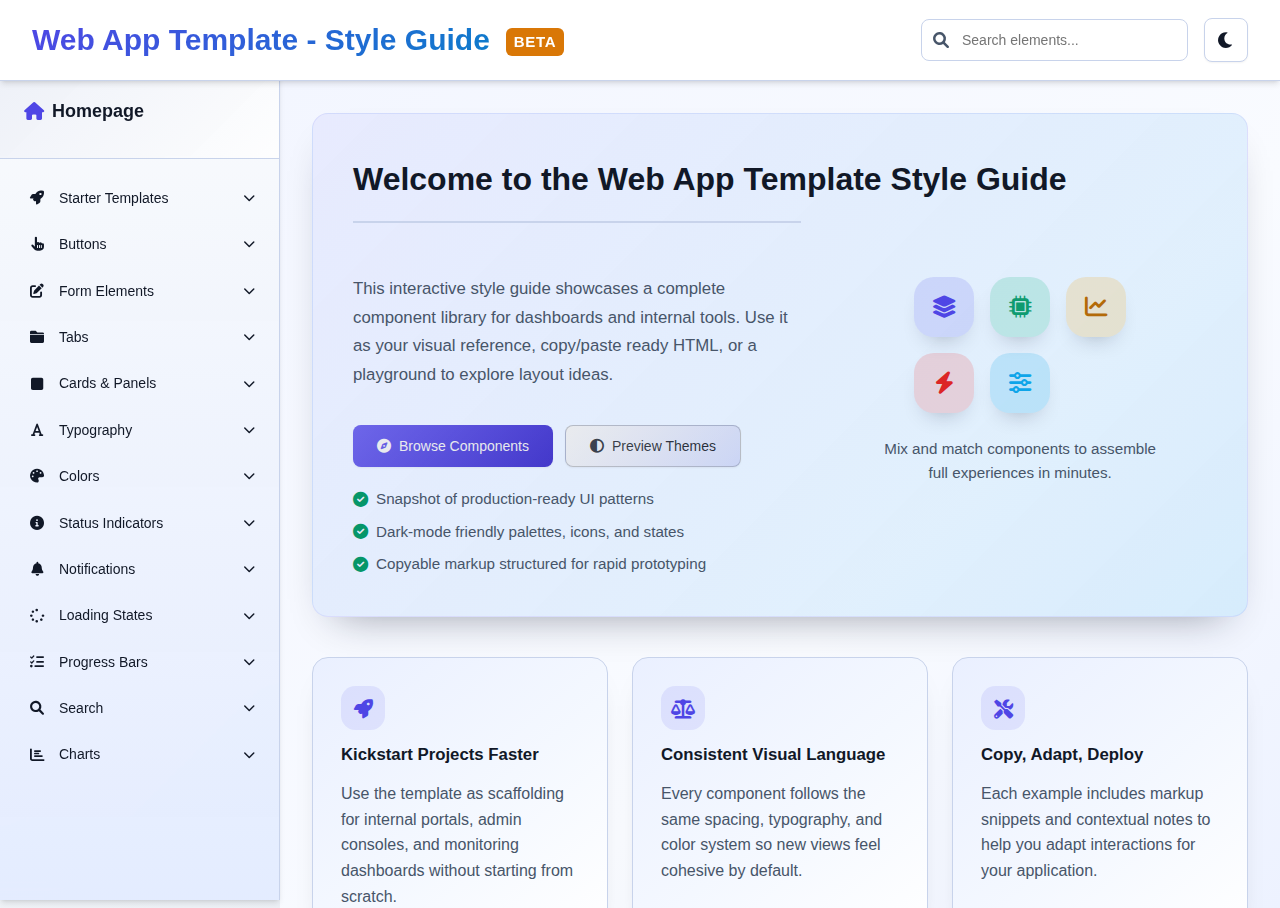
<file: scripts/web_app_template/index.html>
<!DOCTYPE html>
<html lang="en">
<head>
    <meta charset="UTF-8">
    <meta name="viewport" content="width=device-width, initial-scale=1.0">
    <title>Web App Template - Style Guide</title>
    <link rel="stylesheet" type="text/css" href="static/css/style.css" />
    <link href="static/libs/font-awesome.min.css" rel="stylesheet">
    <script src="static/libs/jquery-3.5.1.min.js"></script>
</head>
<body>
    <div class="app-container">
        <!-- Header Banner -->
        <header class="app-header">
            <div class="header-content">
                <div class="logo-section">
                    <h1 id="app-title">Web App Template - Style Guide <span class="beta-tag">BETA</span></h1>
                </div>
                <div class="header-actions">
                    <div class="search-container search-with-clear">
                        <input type="text" id="search-input" class="search-input" placeholder="Search elements...">
                        <i class="fas fa-search search-icon"></i>
                        <button type="button" class="search-clear" id="header-search-clear" title="Clear search">
                            <i class="fas fa-times"></i>
                        </button>
                    </div>
                    <button type="button" class="dark-mode-toggle" id="dark-mode-toggle" title="Toggle Dark Mode">
                        <i class="fas fa-moon"></i>
                    </button>
                </div>
            </div>
        </header>

        <!-- Main Content -->
        <main class="app-main">
            <!-- Sidebar -->
            <aside class="sidebar">
                <div class="sidebar-header">
                    <h2><a href="#" id="homepage-link" style="color: inherit; text-decoration: none; display: flex; align-items: center; gap: 0.5rem;"><i class="fas fa-home"></i> Homepage</a></h2>
                </div>
                <nav class="sidebar-nav">
                    <ul class="nav-list" id="nav-list">
                        <li class="nav-parent">
                            <a href="#resources" class="nav-item" data-element="resources">
                                <i class="fas fa-rocket"></i> Starter Templates
                                <i class="fas fa-chevron-down nav-arrow"></i>
                            </a>
                            <ul class="nav-sub-list" style="display: none;">
                                <li><a href="#" class="nav-sub-item" data-element="resources" data-sub-element="your-web-app-template">Your Web App</a></li>
                            </ul>
                        </li>
                        <li class="nav-parent">
                            <a href="#buttons" class="nav-item" data-element="buttons">
                                <i class="fas fa-hand-pointer"></i> Buttons
                                <i class="fas fa-chevron-down nav-arrow"></i>
                            </a>
                            <ul class="nav-sub-list" style="display: none;">
                                <li><a href="#" class="nav-sub-item" data-element="buttons" data-sub-element="button-builder">Button Builder</a></li>
                            </ul>
                        </li>
                        <li class="nav-parent">
                            <a href="#forms" class="nav-item" data-element="forms">
                                <i class="fas fa-edit"></i> Form Elements
                                <i class="fas fa-chevron-down nav-arrow"></i>
                            </a>
                            <ul class="nav-sub-list" style="display: none;">
                                <li><a href="#" class="nav-sub-item" data-element="forms" data-sub-element="text-input">Text Input</a></li>
                                <li><a href="#" class="nav-sub-item" data-element="forms" data-sub-element="number-input">Number Input</a></li>
                                <li><a href="#" class="nav-sub-item" data-element="forms" data-sub-element="checkbox">Checkbox</a></li>
                                <li><a href="#" class="nav-sub-item" data-element="forms" data-sub-element="textarea">Textarea</a></li>
                                <li><a href="#" class="nav-sub-item" data-element="forms" data-sub-element="radio-buttons">Radio Buttons</a></li>
                                <li><a href="#" class="nav-sub-item" data-element="forms" data-sub-element="slider">Slider (Range Input)</a></li>
                                <li><a href="#" class="nav-sub-item" data-element="forms" data-sub-element="dropdown-select">Dropdown (Select)</a></li>
                                <li><a href="#" class="nav-sub-item" data-element="forms" data-sub-element="toggle-switch">Toggle Switch</a></li>
                            </ul>
                        </li>
                        <li class="nav-parent">
                            <a href="#tabs" class="nav-item" data-element="tabs">
                                <i class="fas fa-folder"></i> Tabs
                                <i class="fas fa-chevron-down nav-arrow"></i>
                            </a>
                            <ul class="nav-sub-list" style="display: none;">
                                <li><a href="#" class="nav-sub-item" data-element="tabs" data-sub-element="tabs-example">Tabs</a></li>
                            </ul>
                        </li>
                        <li class="nav-parent">
                            <a href="#cards" class="nav-item" data-element="cards">
                                <i class="fas fa-square"></i> Cards & Panels
                                <i class="fas fa-chevron-down nav-arrow"></i>
                            </a>
                            <ul class="nav-sub-list" style="display: none;">
                                <li><a href="#" class="nav-sub-item" data-element="cards" data-sub-element="card-panel">Card Panel</a></li>
                                <li><a href="#" class="nav-sub-item" data-element="cards" data-sub-element="results-panel">Results Panel</a></li>
                            </ul>
                        </li>
                        <li class="nav-parent">
                            <a href="#typography" class="nav-item" data-element="typography">
                                <i class="fas fa-font"></i> Typography
                                <i class="fas fa-chevron-down nav-arrow"></i>
                            </a>
                            <ul class="nav-sub-list" style="display: none;">
                                <li><a href="#" class="nav-sub-item" data-element="typography" data-sub-element="typography-headings">Typography</a></li>
                            </ul>
                        </li>
                        <li class="nav-parent">
                            <a href="#colors" class="nav-item" data-element="colors">
                                <i class="fas fa-palette"></i> Colors
                                <i class="fas fa-chevron-down nav-arrow"></i>
                            </a>
                            <ul class="nav-sub-list" style="display: none;">
                                <li><a href="#" class="nav-sub-item" data-element="colors" data-sub-element="color-primary">Primary</a></li>
                                <li><a href="#" class="nav-sub-item" data-element="colors" data-sub-element="color-success">Success</a></li>
                                <li><a href="#" class="nav-sub-item" data-element="colors" data-sub-element="color-warning">Warning</a></li>
                                <li><a href="#" class="nav-sub-item" data-element="colors" data-sub-element="color-danger">Danger</a></li>
                                <li><a href="#" class="nav-sub-item" data-element="colors" data-sub-element="color-info">Info</a></li>
                                <li><a href="#" class="nav-sub-item" data-element="colors" data-sub-element="color-secondary">Secondary</a></li>
                                <li><a href="#" class="nav-sub-item" data-element="colors" data-sub-element="color-text">Text</a></li>
                            </ul>
                        </li>
                        <li class="nav-parent">
                            <a href="#status" class="nav-item" data-element="status">
                                <i class="fas fa-info-circle"></i> Status Indicators
                                <i class="fas fa-chevron-down nav-arrow"></i>
                            </a>
                            <ul class="nav-sub-list" style="display: none;">
                                <li><a href="#" class="nav-sub-item" data-element="status" data-sub-element="gps-status">GPS</a></li>
                                <li><a href="#" class="nav-sub-item" data-element="status" data-sub-element="network-status">Network</a></li>
                                <li><a href="#" class="nav-sub-item" data-element="status" data-sub-element="modem-status">Modem</a></li>
                                <li><a href="#" class="nav-sub-item" data-element="status" data-sub-element="signal-status">Signal Strength</a></li>
                                <li><a href="#" class="nav-sub-item" data-element="status" data-sub-element="generic-status-indicators">Connectivity</a></li>
                                <li><a href="#" class="nav-sub-item" data-element="status" data-sub-element="power-status">Power</a></li>
                                <li><a href="#" class="nav-sub-item" data-element="status" data-sub-element="disk-status">Disk</a></li>
                                <li><a href="#" class="nav-sub-item" data-element="status" data-sub-element="cpu-status">CPU</a></li>
                                <li><a href="#" class="nav-sub-item" data-element="status" data-sub-element="memory-status">Memory</a></li>
                                <li><a href="#" class="nav-sub-item" data-element="status" data-sub-element="battery-status">Battery</a></li>
                                <li><a href="#" class="nav-sub-item" data-element="status" data-sub-element="temperature-status">Temperature</a></li>
                                <li><a href="#" class="nav-sub-item" data-element="status" data-sub-element="ethernet-status">Ethernet</a></li>
                                <li><a href="#" class="nav-sub-item" data-element="status" data-sub-element="vpn-status">VPN</a></li>
                                <li><a href="#" class="nav-sub-item" data-element="status" data-sub-element="ntp-status">NTP</a></li>
                                <li><a href="#" class="nav-sub-item" data-element="status" data-sub-element="gpio-status">GPIO</a></li>
                                <li><a href="#" class="nav-sub-item" data-element="status" data-sub-element="stat-item">Generic</a></li>
                            </ul>
                        </li>
                        <li class="nav-parent">
                            <a href="#notifications" class="nav-item" data-element="notifications">
                                <i class="fas fa-bell"></i> Notifications
                                <i class="fas fa-chevron-down nav-arrow"></i>
                            </a>
                            <ul class="nav-sub-list" style="display: none;">
                                <li><a href="#" class="nav-sub-item" data-element="notifications" data-sub-element="success-toast">Success Toast</a></li>
                                <li><a href="#" class="nav-sub-item" data-element="notifications" data-sub-element="warning-toast">Warning Toast</a></li>
                                <li><a href="#" class="nav-sub-item" data-element="notifications" data-sub-element="error-toast">Error Toast</a></li>
                                <li><a href="#" class="nav-sub-item" data-element="notifications" data-sub-element="info-toast">Info Toast</a></li>
                            </ul>
                        </li>
                        <li class="nav-parent">
                            <a href="#loading" class="nav-item" data-element="loading">
                                <i class="fas fa-spinner"></i> Loading States
                                <i class="fas fa-chevron-down nav-arrow"></i>
                            </a>
                            <ul class="nav-sub-list" style="display: none;">
                                <li><a href="#" class="nav-sub-item" data-element="loading" data-sub-element="loading-spinner-circular">Loading Spinner (Circular)</a></li>
                                <li><a href="#" class="nav-sub-item" data-element="loading" data-sub-element="loading-spinner-icon">Loading Spinner (Icon)</a></li>
                                <li><a href="#" class="nav-sub-item" data-element="loading" data-sub-element="loading-overlay-example">Loading Overlay</a></li>
                                <li><a href="#" class="nav-sub-item" data-element="loading" data-sub-element="running-indicator">Running Indicator</a></li>
                            </ul>
                        </li>
                        <li class="nav-parent">
                            <a href="#progress" class="nav-item" data-element="progress">
                                <i class="fas fa-tasks"></i> Progress Bars
                                <i class="fas fa-chevron-down nav-arrow"></i>
                            </a>
                            <ul class="nav-sub-list" style="display: none;">
                                <li><a href="#" class="nav-sub-item" data-element="progress" data-sub-element="basic-progress-bar">Basic Progress Bar</a></li>
                                <li><a href="#" class="nav-sub-item" data-element="progress" data-sub-element="progress-bar-with-label">Progress Bar with Label</a></li>
                                <li><a href="#" class="nav-sub-item" data-element="progress" data-sub-element="success-progress">Success Progress</a></li>
                                <li><a href="#" class="nav-sub-item" data-element="progress" data-sub-element="warning-progress">Warning Progress</a></li>
                                <li><a href="#" class="nav-sub-item" data-element="progress" data-sub-element="danger-progress">Danger Progress</a></li>
                                <li><a href="#" class="nav-sub-item" data-element="progress" data-sub-element="animated-progress">Animated Progress</a></li>
                            </ul>
                        </li>
                        <li class="nav-parent">
                            <a href="#search" class="nav-item" data-element="search">
                                <i class="fas fa-search"></i> Search
                                <i class="fas fa-chevron-down nav-arrow"></i>
                            </a>
                            <ul class="nav-sub-list" style="display: none;">
                                <li><a href="#" class="nav-sub-item" data-element="search" data-sub-element="basic-search-input">Basic Search Input</a></li>
                                <li><a href="#" class="nav-sub-item" data-element="search" data-sub-element="search-with-clear-button">Search with Clear Button</a></li>
                            </ul>
                        </li>
                        <li class="nav-parent">
                            <a href="#charts" class="nav-item" data-element="charts">
                                <i class="fas fa-chart-bar"></i> Charts
                                <i class="fas fa-chevron-down nav-arrow"></i>
                            </a>
                            <ul class="nav-sub-list" style="display: none;">
                                <li><a href="#" class="nav-sub-item" data-element="charts" data-sub-element="bar-chart">Bar Chart</a></li>
                                <li><a href="#" class="nav-sub-item" data-element="charts" data-sub-element="line-chart">Line Chart</a></li>
                                <li><a href="#" class="nav-sub-item" data-element="charts" data-sub-element="pie-chart">Pie Chart</a></li>
                                <li><a href="#" class="nav-sub-item" data-element="charts" data-sub-element="area-chart">Area Chart</a></li>
                                <li><a href="#" class="nav-sub-item" data-element="charts" data-sub-element="horizontal-bar-chart">Horizontal Bar Chart</a></li>
                                <li><a href="#" class="nav-sub-item" data-element="charts" data-sub-element="donut-chart">Donut Chart</a></li>
                            </ul>
                        </li>
                    </ul>
                </nav>
            </aside>

            <!-- Content Area -->
            <div class="content-area">
                <div class="content-panel" id="content-panel">
                    <!-- Welcome/Homepage Section -->
                    <section class="element-section active" id="homepage">
                        <div class="welcome-hero">
                            <div class="welcome-hero-content">
                                <h2 class="section-title">Welcome to the Web App Template Style Guide</h2>
                                <p class="welcome-lead">This interactive style guide showcases a complete component library for dashboards and internal tools. Use it as your visual reference, copy/paste ready HTML, or a playground to explore layout ideas.</p>
                                <div class="welcome-actions">
                                    <button type="button" class="btn btn-primary" data-action="browse-components">
                                        <i class="fas fa-compass"></i> Browse Components
                                    </button>
                                    <button type="button" class="btn btn-secondary" data-action="preview-themes">
                                        <i class="fas fa-adjust"></i> Preview Themes
                                    </button>
                                </div>
                                <ul class="welcome-checklist">
                                    <li><i class="fas fa-check-circle"></i> Snapshot of production-ready UI patterns</li>
                                    <li><i class="fas fa-check-circle"></i> Dark-mode friendly palettes, icons, and states</li>
                                    <li><i class="fas fa-check-circle"></i> Copyable markup structured for rapid prototyping</li>
                                </ul>
                            </div>
                            <div class="welcome-hero-visual">
                                <div class="welcome-icon-cluster">
                                    <span class="cluster-icon primary"><i class="fas fa-layer-group"></i></span>
                                    <span class="cluster-icon success"><i class="fas fa-microchip"></i></span>
                                    <span class="cluster-icon warning"><i class="fas fa-chart-line"></i></span>
                                    <span class="cluster-icon danger"><i class="fas fa-bolt"></i></span>
                                    <span class="cluster-icon info"><i class="fas fa-sliders-h"></i></span>
                                </div>
                                <p class="welcome-visual-caption">Mix and match components to assemble full experiences in minutes.</p>
                            </div>
                        </div>

                        <div class="welcome-highlights">
                            <article class="welcome-highlight">
                                <div class="highlight-icon"><i class="fas fa-rocket"></i></div>
                                <h3>Kickstart Projects Faster</h3>
                                <p>Use the template as scaffolding for internal portals, admin consoles, and monitoring dashboards without starting from scratch.</p>
                            </article>
                            <article class="welcome-highlight">
                                <div class="highlight-icon"><i class="fas fa-balance-scale"></i></div>
                                <h3>Consistent Visual Language</h3>
                                <p>Every component follows the same spacing, typography, and color system so new views feel cohesive by default.</p>
                            </article>
                            <article class="welcome-highlight">
                                <div class="highlight-icon"><i class="fas fa-tools"></i></div>
                                <h3>Copy, Adapt, Deploy</h3>
                                <p>Each example includes markup snippets and contextual notes to help you adapt interactions for your application.</p>
                            </article>
                        </div>

                        <div class="welcome-nav-overview">
                            <h3>What You&rsquo;ll Find in the Sidebar</h3>
                            <p class="welcome-nav-intro">Each section groups related UI building blocks. Expand a category to preview individual elements and copy their HTML structure.</p>
                            <div class="welcome-nav-grid">
                                <article class="welcome-nav-card" data-element="buttons" role="button" tabindex="0">
                                    <div class="nav-card-icon"><i class="fas fa-hand-pointer"></i></div>
                                    <div>
                                        <h4>Buttons</h4>
                                        <p>Primary, secondary, status, and toggle actions for CTAs and toolbars.</p>
                                    </div>
                                </article>
                                <article class="welcome-nav-card" data-element="forms" role="button" tabindex="0">
                                    <div class="nav-card-icon"><i class="fas fa-edit"></i></div>
                                    <div>
                                        <h4>Form Elements</h4>
                                        <p>Inputs, selectors, toggles, and validation-ready controls.</p>
                                    </div>
                                </article>
                                <article class="welcome-nav-card" data-element="tabs" role="button" tabindex="0">
                                    <div class="nav-card-icon"><i class="fas fa-folder"></i></div>
                                    <div>
                                        <h4>Tabs</h4>
                                        <p>Organize dense content with accessible tabbed navigation.</p>
                                    </div>
                                </article>
                                <article class="welcome-nav-card" data-element="cards" role="button" tabindex="0">
                                    <div class="nav-card-icon"><i class="fas fa-square"></i></div>
                                    <div>
                                        <h4>Cards &amp; Panels</h4>
                                        <p>Containers for summaries, analytics, and data-driven dashboards.</p>
                                    </div>
                                </article>
                                <article class="welcome-nav-card" data-element="typography" role="button" tabindex="0">
                                    <div class="nav-card-icon"><i class="fas fa-font"></i></div>
                                    <div>
                                        <h4>Typography</h4>
                                        <p>Heading hierarchy and text treatments to keep content readable.</p>
                                    </div>
                                </article>
                                <article class="welcome-nav-card" data-element="colors" role="button" tabindex="0">
                                    <div class="nav-card-icon"><i class="fas fa-palette"></i></div>
                                    <div>
                                        <h4>Colors</h4>
                                        <p>Semantic palette references with accessible contrast values.</p>
                                    </div>
                                </article>
                                <article class="welcome-nav-card" data-element="status" role="button" tabindex="0">
                                    <div class="nav-card-icon"><i class="fas fa-info-circle"></i></div>
                                    <div>
                                        <h4>Status Indicators</h4>
                                        <p>Uniform feedback patterns for health, connectivity, and telemetry.</p>
                                    </div>
                                </article>
                                <article class="welcome-nav-card" data-element="notifications" role="button" tabindex="0">
                                    <div class="nav-card-icon"><i class="fas fa-bell"></i></div>
                                    <div>
                                        <h4>Notifications</h4>
                                        <p>Toast alerts and inline messaging for system communication.</p>
                                    </div>
                                </article>
                                <article class="welcome-nav-card" data-element="loading" role="button" tabindex="0">
                                    <div class="nav-card-icon"><i class="fas fa-spinner"></i></div>
                                    <div>
                                        <h4>Loading States</h4>
                                        <p>Spinners, overlays, and progress cues during async work.</p>
                                    </div>
                                </article>
                                <article class="welcome-nav-card" data-element="progress" role="button" tabindex="0">
                                    <div class="nav-card-icon"><i class="fas fa-tasks"></i></div>
                                    <div>
                                        <h4>Progress Bars</h4>
                                        <p>Linear indicators for completion, success, warning, and danger.</p>
                                    </div>
                                </article>
                                <article class="welcome-nav-card" data-element="search" role="button" tabindex="0">
                                    <div class="nav-card-icon"><i class="fas fa-search"></i></div>
                                    <div>
                                        <h4>Search</h4>
                                        <p>Global and inline search patterns with clear affordances.</p>
                                    </div>
                                </article>
                                <article class="welcome-nav-card" data-element="charts" role="button" tabindex="0">
                                    <div class="nav-card-icon"><i class="fas fa-chart-bar"></i></div>
                                    <div>
                                        <h4>Charts</h4>
                                        <p>Starter visualizations for trend, comparison, and distribution insights.</p>
                                    </div>
                                </article>
                            </div>
                        </div>
                    </section>

                    <!-- Buttons Section -->
                    <section class="element-section" id="buttons">
                        <h2 class="section-title">Buttons</h2>
                        <div class="element-grid">
                            <div class="element-example button-control button-builder" id="button-builder">
                                <h3>Button Builder</h3>
                                <p>Create a single source of truth for every button variant by mixing palette, icon, text, and presentation options.</p>
                                <div class="button-control-field-grid">
                                    <div class="button-control-field">
                                        <label for="button-builder-color">Button Color Palette</label>
                                        <div class="color-selector" id="button-builder-color-selector">
                                            <button type="button" class="color-swatch-btn color-swatch-primary" data-color="primary" title="Primary"></button>
                                            <button type="button" class="color-swatch-btn color-swatch-secondary" data-color="secondary" title="Secondary"></button>
                                            <button type="button" class="color-swatch-btn color-swatch-success" data-color="success" title="Success"></button>
                                            <button type="button" class="color-swatch-btn color-swatch-warning" data-color="warning" title="Warning"></button>
                                            <button type="button" class="color-swatch-btn color-swatch-danger" data-color="danger" title="Danger"></button>
                                            <button type="button" class="color-swatch-btn color-swatch-info" data-color="info" title="Info"></button>
                                            <button type="button" class="color-swatch-btn color-swatch-text" data-color="text" title="Text"></button>
                                        </div>
                                        <select class="form-select" id="button-builder-color" style="display: none;">
                                            <option value="primary">Primary</option>
                                            <option value="secondary">Secondary</option>
                                            <option value="success">Success</option>
                                            <option value="warning">Warning</option>
                                            <option value="danger">Danger</option>
                                            <option value="info">Info</option>
                                            <option value="text">Text</option>
                                        </select>
                                    </div>
                                    <div class="button-control-field">
                                        <label for="button-builder-icon">Button icon</label>
                                        <select class="form-select" id="button-builder-icon">
                                            <option value="none">No icon</option>
                                            <option value="start">Start (Play)</option>
                                            <option value="restart">Restart</option>
                                            <option value="stop">Stop</option>
                                            <option value="pause">Pause</option>
                                            <option value="success">Success (Check)</option>
                                            <option value="warning">Warning</option>
                                            <option value="failed">Failed</option>
                                            <option value="upload">Upload</option>
                                            <option value="download">Download</option>
                                            <option value="light">Light mode</option>
                                            <option value="dark">Dark mode</option>
                                        </select>
                                    </div>
                                    <div class="button-control-field">
                                        <label for="button-builder-label">Button label</label>
                                        <input type="text" class="form-input" id="button-builder-label" placeholder="Enter custom label">
                                    </div>
                                    <div class="button-control-field">
                                        <label for="button-builder-tooltip-text">Button tooltip</label>
                                        <input type="text" class="form-input" id="button-builder-tooltip-text" placeholder="Enter tooltip text">
                                    </div>
                                    <div class="button-control-field">
                                        <label for="button-builder-notification-text">Button notification</label>
                                        <input type="text" class="form-input" id="button-builder-notification-text" placeholder="Enter notification text">
                                    </div>
                                </div>
                                <div class="button-toggle-controls status-toggle-controls eight-column">
                                    <div class="toggle-column">
                                        <h4 class="column-header">Background</h4>
                                        <label class="status-toggle-option">
                                            <input type="checkbox" data-button-control="background" data-group="background-border" checked>
                                            Background
                                        </label>
                                        <div class="gradient-slider" data-gradient-control>
                                            <label for="button-builder-gradient">Background gradient</label>
                                            <input type="range" id="button-builder-gradient" min="0" max="100" value="50" data-button-control="gradient-depth">
                                            <span class="gradient-value" id="button-builder-gradient-value">50%</span>
                                        </div>
                                    </div>
                                    <div class="toggle-column">
                                        <h4 class="column-header">Border</h4>
                                        <label class="status-toggle-option">
                                            <input type="checkbox" data-button-control="border" data-group="background-border">
                                            Border
                                        </label>
                                        <label class="status-toggle-option">
                                            <input type="checkbox" data-button-control="color-border" disabled>
                                            Colorized border
                                        </label>
                                    </div>
                                    <div class="toggle-column">
                                        <h4 class="column-header">Hover animation</h4>
                                        <label class="status-toggle-option">
                                            <input type="checkbox" data-button-control="hover-animation" checked>
                                            Hover animation
                                        </label>
                                        <label class="status-toggle-option">
                                            <input type="checkbox" data-button-control="color-animation">
                                            Colorized animation
                                        </label>
                                        <div class="animation-slider" data-animation-control>
                                            <label for="button-builder-hover">Animation gradient</label>
                                            <input type="range" id="button-builder-hover" min="0" max="100" value="50" data-button-control="hover-depth">
                                            <span class="animation-value" id="button-builder-hover-value">50%</span>
                                        </div>
                                        <div class="animation-slider" data-animation-speed-control>
                                            <label for="button-builder-animation-speed">Animation speed</label>
                                            <input type="range" id="button-builder-animation-speed" min="0" max="100" value="50" data-button-control="animation-speed">
                                            <span class="animation-value" id="button-builder-animation-speed-value">50%</span>
                                        </div>
                                    </div>
                                    <div class="toggle-column">
                                        <h4 class="column-header">Icon</h4>
                                        <label class="status-toggle-option">
                                            <input type="checkbox" data-button-control="color-icon" disabled>
                                            Colorized icon
                                        </label>
                                    </div>
                                    <div class="toggle-column">
                                        <h4 class="column-header">Label</h4>
                                        <label class="status-toggle-option">
                                            <input type="checkbox" data-button-control="text" checked>
                                            Text
                                        </label>
                                        <label class="status-toggle-option">
                                            <input type="checkbox" data-button-control="color-text">
                                            Colorized text
                                        </label>
                                    </div>
                                    <div class="toggle-column">
                                        <h4 class="column-header">Click Animation</h4>
                                        <label class="status-toggle-option">
                                            <input type="checkbox" data-button-control="click-animation" data-group="click-animations" value="none" checked>
                                            None
                                        </label>
                                        <label class="status-toggle-option">
                                            <input type="checkbox" data-button-control="click-animation" data-group="click-animations" value="scale">
                                            Scale
                                        </label>
                                        <label class="status-toggle-option">
                                            <input type="checkbox" data-button-control="click-animation" data-group="click-animations" value="bounce">
                                            Bounce
                                        </label>
                                        <label class="status-toggle-option">
                                            <input type="checkbox" data-button-control="click-animation" data-group="click-animations" value="shake">
                                            Shake
                                        </label>
                                    </div>
                                    <div class="toggle-column">
                                        <h4 class="column-header">Tooltip</h4>
                                        <label class="status-toggle-option">
                                            <input type="checkbox" data-button-control="tooltip" data-group="tooltip-placement" value="none" checked>
                                            None
                                        </label>
                                        <label class="status-toggle-option">
                                            <input type="checkbox" data-button-control="tooltip" data-group="tooltip-placement" value="top">
                                            Top
                                        </label>
                                        <label class="status-toggle-option">
                                            <input type="checkbox" data-button-control="tooltip" data-group="tooltip-placement" value="bottom">
                                            Bottom
                                        </label>
                                        <label class="status-toggle-option">
                                            <input type="checkbox" data-button-control="tooltip" data-group="tooltip-placement" value="left">
                                            Left
                                        </label>
                                        <label class="status-toggle-option">
                                            <input type="checkbox" data-button-control="tooltip" data-group="tooltip-placement" value="right">
                                            Right
                                        </label>
                                        <label class="status-toggle-option">
                                            <input type="checkbox" data-button-control="color-tooltip-text">
                                            Colorized text
                                        </label>
                                        <div class="animation-slider" data-tooltip-delay-control>
                                            <label for="button-builder-tooltip-delay">Delay</label>
                                            <input type="range" id="button-builder-tooltip-delay" min="0" max="1000" value="500" step="10" data-button-control="tooltip-delay">
                                            <span class="animation-value" id="button-builder-tooltip-delay-value">500ms</span>
                                        </div>
                                    </div>
                                    <div class="toggle-column">
                                        <h4 class="column-header">Notification</h4>
                                        <label class="status-toggle-option">
                                            <input type="checkbox" data-button-control="notification" data-group="notification-type" value="none" checked>
                                            None
                                        </label>
                                        <label class="status-toggle-option">
                                            <input type="checkbox" data-button-control="notification" data-group="notification-type" value="success">
                                            Success
                                        </label>
                                        <label class="status-toggle-option">
                                            <input type="checkbox" data-button-control="notification" data-group="notification-type" value="warning">
                                            Warning
                                        </label>
                                        <label class="status-toggle-option">
                                            <input type="checkbox" data-button-control="notification" data-group="notification-type" value="error">
                                            Error
                                        </label>
                                        <label class="status-toggle-option">
                                            <input type="checkbox" data-button-control="notification" data-group="notification-type" value="info">
                                            Info
                                        </label>
                                        <div class="animation-slider" data-notification-position-control>
                                            <label for="button-builder-notification-position">Vertical position</label>
                                            <input type="range" id="button-builder-notification-position" min="10" max="90" value="10" step="1" data-button-control="notification-position">
                                            <span class="animation-value" id="button-builder-notification-position-value">10%</span>
                                        </div>
                                    </div>
                                </div>
                                <div class="button-preview">
                                    <button type="button" class="btn btn-primary" id="button-builder-preview">Primary Button</button>
                                </div>
                                <code class="code-block"></code>
                            </div>
                        </div>
                    </section>

                    <!-- Forms Section -->
                    <section class="element-section" id="forms">
                        <h2 class="section-title">Form Elements</h2>
                        <div class="element-grid">
                            <div class="element-example" id="text-input">
                                <h3>Text Input</h3>
                                <div class="form-field">
                                    <label for="example-text">Text Input:</label>
                                    <input type="text" id="example-text" class="form-input" placeholder="Enter text...">
                                </div>
                                <code class="code-block">&lt;input type="text" class="form-input" placeholder="Enter text..."&gt;</code>
                            </div>
                            <div class="element-example" id="number-input">
                                <h3>Number Input</h3>
                                <div class="form-field">
                                    <label for="example-number">Number Input:</label>
                                    <input type="number" id="example-number" class="form-input" placeholder="0">
                                </div>
                                <code class="code-block">&lt;input type="number" class="form-input"&gt;</code>
                            </div>
                            <div class="element-example" id="checkbox">
                                <h3>Checkbox</h3>
                                <label class="checkbox-label">
                                    <input type="checkbox" id="example-checkbox" value="1">
                                    <span class="checkmark"></span>
                                    Checkbox Option
                                </label>
                                <code class="code-block">&lt;label class="checkbox-label"&gt;&lt;input type="checkbox"&gt;&lt;span class="checkmark"&gt;&lt;/span&gt;Label&lt;/label&gt;</code>
                            </div>
                            <div class="element-example" id="textarea">
                                <h3>Textarea</h3>
                                <div class="form-field">
                                    <label for="example-textarea">Textarea:</label>
                                    <textarea id="example-textarea" class="form-input" rows="4" placeholder="Enter text..."></textarea>
                                </div>
                                <code class="code-block">&lt;textarea class="form-input" rows="4"&gt;&lt;/textarea&gt;</code>
                            </div>
                            <div class="element-example" id="radio-buttons">
                                <h3>Radio Buttons</h3>
                                <div class="radio-group">
                                    <label class="radio-label">
                                        <input type="radio" name="example-radio" value="option1" checked>
                                        <span class="radio-mark"></span>
                                        Option 1
                                    </label>
                                    <label class="radio-label">
                                        <input type="radio" name="example-radio" value="option2">
                                        <span class="radio-mark"></span>
                                        Option 2
                                    </label>
                                    <label class="radio-label">
                                        <input type="radio" name="example-radio" value="option3">
                                        <span class="radio-mark"></span>
                                        Option 3
                                    </label>
                                </div>
                                <code class="code-block">&lt;label class="radio-label"&gt;&lt;input type="radio" name="radio"&gt;&lt;span class="radio-mark"&gt;&lt;/span&gt;Label&lt;/label&gt;</code>
                            </div>
                            <div class="element-example" id="slider">
                                <h3>Slider (Range Input)</h3>
                                <div class="form-field">
                                    <label for="example-slider">Value: <span id="slider-value">50</span></label>
                                    <input type="range" id="example-slider" class="form-slider" min="0" max="100" value="50" step="1">
                                </div>
                                <code class="code-block">&lt;input type="range" class="form-slider" min="0" max="100" value="50"&gt;</code>
                            </div>
                            <div class="element-example" id="dropdown-select">
                                <h3>Dropdown (Select)</h3>
                                <div class="form-field">
                                    <label for="example-select">Select Option:</label>
                                    <select id="example-select" class="form-select">
                                        <option value="">Choose an option...</option>
                                        <option value="option1">Option 1</option>
                                        <option value="option2">Option 2</option>
                                        <option value="option3">Option 3</option>
                                    </select>
                                </div>
                                <code class="code-block">&lt;select class="form-select"&gt;&lt;option&gt;Option&lt;/option&gt;&lt;/select&gt;</code>
                            </div>
                            <div class="element-example" id="toggle-switch">
                                <h3>Toggle Switch</h3>
                                <label class="toggle-switch">
                                    <input type="checkbox" id="toggle-enabled" checked>
                                    <span class="toggle-slider"></span>
                                    <span class="toggle-label">Enable Feature</span>
                                </label>
                                <code class="code-block"></code>
                            </div>
                        </div>
                    </section>

                    <!-- Tabs Section -->
                    <section class="element-section" id="tabs">
                        <h2 class="section-title">Tabs</h2>
                        <div class="element-example" id="tabs-example">
                            <div class="tab-navigation">
                                <button type="button" class="tab-btn active" data-tab="tab1">
                                    <i class="fas fa-cog"></i> Tab 1
                                </button>
                                <button type="button" class="tab-btn" data-tab="tab2">
                                    <i class="fas fa-sliders-h"></i> Tab 2
                                </button>
                                <button type="button" class="tab-btn" data-tab="tab3">
                                    <i class="fas fa-cloud"></i> Tab 3
                                </button>
                            </div>
                            <div class="tab-content-example">
                                <div class="tab-content active" id="tab1-content">Content for Tab 1</div>
                                <div class="tab-content" id="tab2-content">Content for Tab 2</div>
                                <div class="tab-content" id="tab3-content">Content for Tab 3</div>
                            </div>
                            <code class="code-block">
&lt;div class="tab-navigation"&gt;
  &lt;button class="tab-btn active"&gt;Tab 1&lt;/button&gt;
  &lt;button class="tab-btn"&gt;Tab 2&lt;/button&gt;
&lt;/div&gt;
                            </code>
                        </div>
                    </section>

                    <!-- Cards Section -->
                    <section class="element-section" id="cards">
                        <h2 class="section-title">Cards & Panels</h2>
                        <div class="element-grid">
                            <div class="element-example" id="card-panel">
                                <h3>Card Panel</h3>
                                <div class="control-panel">
                                    <div class="panel-header">
                                        <h2><i class="fas fa-cog"></i> Panel Header</h2>
                                    </div>
                                    <div class="panel-content">
                                        <p>This is a card panel with a header and content area.</p>
                                    </div>
                                </div>
                                <code class="code-block">&lt;div class="control-panel"&gt;...&lt;/div&gt;</code>
                            </div>
                            <div class="element-example" id="results-panel">
                                <h3>Results Panel</h3>
                                <div class="results-panel">
                                    <div class="panel-header">
                                        <h2><i class="fas fa-chart-line"></i> Results</h2>
                                    </div>
                                    <div class="results-container">
                                        <div class="results-content">
                                            <p>Results panel content goes here.</p>
                                        </div>
                                    </div>
                                </div>
                                <code class="code-block">&lt;div class="results-panel"&gt;...&lt;/div&gt;</code>
                            </div>
                        </div>
                    </section>

                    <!-- Typography Section -->
                    <section class="element-section" id="typography">
                        <h2 class="section-title">Typography</h2>
                        <div class="element-example" id="typography-headings">
                            <h1>Heading 1</h1>
                            <h2>Heading 2</h2>
                            <h3>Heading 3</h3>
                            <p>This is a paragraph with regular text. It demonstrates the default typography styling.</p>
                            <p class="text-secondary">This is secondary text color.</p>
                            <p class="text-light">This is light text color.</p>
                            <code class="code-block">
&lt;h1&gt;Heading 1&lt;/h1&gt;
&lt;h2&gt;Heading 2&lt;/h2&gt;
&lt;p&gt;Paragraph text&lt;/p&gt;
                            </code>
                        </div>
                    </section>

                    <!-- Colors Section -->
                    <section class="element-section" id="colors">
                        <h2 class="section-title">Color Palette</h2>
                        <div class="element-grid">
                            <div class="element-example" id="color-primary">
                                <h3>Primary</h3>
                                <div class="color-grid">
                                    <div class="color-item">
                                        <div class="color-swatch" style="background: var(--primary-color);"></div>
                                        <div class="color-info">
                                            <strong>Primary</strong>
                                            <code>#4f46e5</code>
                                        </div>
                                    </div>
                                </div>
                                <code class="code-block">#4f46e5</code>
                            </div>
                            <div class="element-example" id="color-success">
                                <h3>Success</h3>
                                <div class="color-grid">
                                    <div class="color-item">
                                        <div class="color-swatch" style="background: var(--success-color);"></div>
                                        <div class="color-info">
                                            <strong>Success</strong>
                                            <code>#059669</code>
                                        </div>
                                    </div>
                                </div>
                                <code class="code-block">#059669</code>
                            </div>
                            <div class="element-example" id="color-warning">
                                <h3>Warning</h3>
                                <div class="color-grid">
                                    <div class="color-item">
                                        <div class="color-swatch" style="background: var(--warning-color);"></div>
                                        <div class="color-info">
                                            <strong>Warning</strong>
                                            <code>#d97706</code>
                                        </div>
                                    </div>
                                </div>
                                <code class="code-block">#d97706</code>
                            </div>
                            <div class="element-example" id="color-danger">
                                <h3>Danger</h3>
                                <div class="color-grid">
                                    <div class="color-item">
                                        <div class="color-swatch" style="background: var(--danger-color);"></div>
                                        <div class="color-info">
                                            <strong>Danger</strong>
                                            <code>#dc2626</code>
                                        </div>
                                    </div>
                                </div>
                                <code class="code-block">#dc2626</code>
                            </div>
                            <div class="element-example" id="color-info">
                                <h3>Info</h3>
                                <div class="color-grid">
                                    <div class="color-item">
                                        <div class="color-swatch" style="background: var(--info-color);"></div>
                                        <div class="color-info">
                                            <strong>Info</strong>
                                            <code>#0284c7</code>
                                        </div>
                                    </div>
                                </div>
                                <code class="code-block">#0284c7</code>
                            </div>
                            <div class="element-example" id="color-secondary">
                                <h3>Secondary</h3>
                                <div class="color-grid">
                                    <div class="color-item">
                                        <div class="color-swatch" style="background: var(--secondary-color);"></div>
                                        <div class="color-info">
                                            <strong>Secondary</strong>
                                            <code>#6b7280</code>
                                        </div>
                                    </div>
                                </div>
                                <code class="code-block">#6b7280</code>
                            </div>
                            <div class="element-example" id="color-text">
                                <h3>Text</h3>
                                <div class="color-grid">
                                    <div class="color-item">
                                        <div class="color-swatch text-color-swatch"></div>
                                        <div class="color-info">
                                            <strong>Text</strong>
                                            <code>#111827</code>
                                        </div>
                                    </div>
                                </div>
                                <code class="code-block">#111827</code>
                            </div>
                        </div>
                    </section>

                    <!-- Status Indicators Section -->
                    <section class="element-section" id="status">
                        <h2 class="section-title">Status Indicators</h2>
                        <div class="element-grid">
                            <div class="element-example status-control" id="gps-status">
                                <h3>GPS</h3>
                                <div class="status-toggle-controls">
                                    <label class="status-toggle-option">
                                        <input type="checkbox" data-control="background" checked>
                                        Background color
                                    </label>
                                    <label class="status-toggle-option">
                                        <input type="checkbox" data-control="border" checked>
                                        Border
                                    </label>
                                    <label class="status-toggle-option">
                                        <input type="checkbox" data-control="main" checked>
                                        Main text
                                    </label>
                                    <label class="status-toggle-option">
                                        <input type="checkbox" data-control="description" checked>
                                        Descriptive text
                                    </label>
                                    <label class="status-toggle-option">
                                        <input type="checkbox" data-control="color-main" checked>
                                        Colorized main text
                                    </label>
                                    <label class="status-toggle-option">
                                        <input type="checkbox" data-control="color-description">
                                        Colorized desc. text
                                    </label>
                                </div>
                                <div class="status-indicator-group">
                                    <div class="status-indicator status-indicator-success">
                                        <span class="status-indicator-icon">
                                            <i class="fas fa-map-marker-alt"></i>
                                        </span>
                                        <div class="status-indicator-text">
                                            <strong>GPS Lock</strong>
                                            <span>Signal acquired and tracking</span>
                                        </div>
                                    </div>
                                    <div class="status-indicator status-indicator-warning">
                                        <span class="status-indicator-icon">
                                            <i class="fas fa-location-arrow"></i>
                                        </span>
                                        <div class="status-indicator-text">
                                            <strong>Searching</strong>
                                            <span>Acquiring satellite fix</span>
                                        </div>
                                    </div>
                                    <div class="status-indicator status-indicator-danger">
                                        <span class="status-indicator-icon">
                                            <i class="fas fa-map-pin"></i>
                                        </span>
                                        <div class="status-indicator-text">
                                            <strong>No GPS</strong>
                                            <span>Signal unavailable</span>
                                        </div>
                                    </div>
                                </div>
                                <code class="code-block">&lt;div class=&quot;status-indicator status-indicator-success&quot;&gt;&lt;span class=&quot;status-indicator-icon&quot;&gt;&lt;i class=&quot;fas fa-map-marker-alt&quot;&gt;&lt;/i&gt;&lt;/span&gt;&lt;div class=&quot;status-indicator-text&quot;&gt;...&lt;/div&gt;&lt;/div&gt;</code>
                            </div>
                            <div class="element-example status-control" id="network-status">
                                <h3>Network</h3>
                                <div class="status-toggle-controls">
                                    <label class="status-toggle-option">
                                        <input type="checkbox" data-control="background" checked>
                                        Background color
                                    </label>
                                    <label class="status-toggle-option">
                                        <input type="checkbox" data-control="border" checked>
                                        Border
                                    </label>
                                    <label class="status-toggle-option">
                                        <input type="checkbox" data-control="main" checked>
                                        Main text
                                    </label>
                                    <label class="status-toggle-option">
                                        <input type="checkbox" data-control="description" checked>
                                        Descriptive text
                                    </label>
                                    <label class="status-toggle-option">
                                        <input type="checkbox" data-control="color-main" checked>
                                        Colorized main text
                                    </label>
                                    <label class="status-toggle-option">
                                        <input type="checkbox" data-control="color-description">
                                        Colorized desc. text
                                    </label>
                                </div>
                                <div class="status-indicator-group">
                                    <div class="status-indicator status-indicator-success">
                                        <span class="status-indicator-icon">
                                            <i class="fas fa-network-wired"></i>
                                        </span>
                                        <div class="status-indicator-text">
                                            <strong>Connected</strong>
                                            <span>Link established</span>
                                        </div>
                                    </div>
                                    <div class="status-indicator status-indicator-warning">
                                        <span class="status-indicator-icon">
                                            <i class="fas fa-circle-notch fa-spin"></i>
                                        </span>
                                        <div class="status-indicator-text">
                                            <strong>Connecting</strong>
                                            <span>Negotiating connection</span>
                                        </div>
                                    </div>
                                    <div class="status-indicator status-indicator-danger">
                                        <span class="status-indicator-icon">
                                            <i class="fas fa-unlink"></i>
                                        </span>
                                        <div class="status-indicator-text">
                                            <strong>Disconnected</strong>
                                            <span>No link detected</span>
                                        </div>
                                    </div>
                                </div>
                                <code class="code-block">&lt;div class=&quot;status-indicator status-indicator-success&quot;&gt;&lt;span class=&quot;status-indicator-icon&quot;&gt;&lt;i class=&quot;fas fa-network-wired&quot;&gt;&lt;/i&gt;&lt;/span&gt;...&lt;/div&gt;</code>
                            </div>
                            <div class="element-example status-control" id="modem-status">
                                <h3>Modem</h3>
                                <div class="status-toggle-controls">
                                    <label class="status-toggle-option">
                                        <input type="checkbox" data-control="background" checked>
                                        Background color
                                    </label>
                                    <label class="status-toggle-option">
                                        <input type="checkbox" data-control="border" checked>
                                        Border
                                    </label>
                                    <label class="status-toggle-option">
                                        <input type="checkbox" data-control="main" checked>
                                        Main text
                                    </label>
                                    <label class="status-toggle-option">
                                        <input type="checkbox" data-control="description" checked>
                                        Descriptive text
                                    </label>
                                    <label class="status-toggle-option">
                                        <input type="checkbox" data-control="color-main" checked>
                                        Colorized main text
                                    </label>
                                    <label class="status-toggle-option">
                                        <input type="checkbox" data-control="color-description">
                                        Colorized desc. text
                                    </label>
                                </div>
                                <div class="status-indicator-group">
                                    <div class="status-indicator status-indicator-success">
                                        <span class="status-indicator-icon">
                                            <i class="fas fa-wifi"></i>
                                        </span>
                                        <div class="status-indicator-text">
                                            <strong>Connected</strong>
                                            <span>Modem online and stable</span>
                                        </div>
                                    </div>
                                    <div class="status-indicator status-indicator-warning">
                                        <span class="status-indicator-icon">
                                            <i class="fas fa-circle-notch fa-spin"></i>
                                        </span>
                                        <div class="status-indicator-text">
                                            <strong>Connecting</strong>
                                            <span>Synchronizing with ISP</span>
                                        </div>
                                    </div>
                                    <div class="status-indicator status-indicator-danger">
                                        <span class="status-indicator-icon">
                                            <i class="fas fa-ban"></i>
                                        </span>
                                        <div class="status-indicator-text">
                                            <strong>Disconnected</strong>
                                            <span>No modem signal detected</span>
                                        </div>
                                    </div>
                                </div>
                                <code class="code-block">&lt;div class="status-indicator status-indicator-success"&gt;&lt;span class="status-indicator-icon"&gt;&lt;i class="fas fa-wifi"&gt;&lt;/i&gt;&lt;/span&gt;...&lt;/div&gt;</code>
                            </div>
                            <div class="element-example status-control" id="signal-status">
                                <h3>Signal Strength</h3>
                                <div class="status-toggle-controls">
                                    <label class="status-toggle-option">
                                        <input type="checkbox" data-control="background" checked>
                                        Background color
                                    </label>
                                    <label class="status-toggle-option">
                                        <input type="checkbox" data-control="border" checked>
                                        Border
                                    </label>
                                    <label class="status-toggle-option">
                                        <input type="checkbox" data-control="main" checked>
                                        Main text
                                    </label>
                                    <label class="status-toggle-option">
                                        <input type="checkbox" data-control="description" checked>
                                        Descriptive text
                                    </label>
                                    <label class="status-toggle-option">
                                        <input type="checkbox" data-control="color-main" checked>
                                        Colorized main text
                                    </label>
                                    <label class="status-toggle-option">
                                        <input type="checkbox" data-control="color-description">
                                        Colorized desc. text
                                    </label>
                                </div>
                                <div class="status-indicator-group">
                                    <div class="status-indicator status-indicator-success">
                                        <span class="status-indicator-icon signal-bars-icon">
                                            <span class="bar bar-1 active"></span>
                                            <span class="bar bar-2 active"></span>
                                            <span class="bar bar-3 active"></span>
                                            <span class="bar bar-4 active"></span>
                                        </span>
                                        <div class="status-indicator-text">
                                            <strong>Excellent</strong>
                                            <span>Strong signal quality</span>
                                        </div>
                                    </div>
                                    <div class="status-indicator status-indicator-success">
                                        <span class="status-indicator-icon signal-bars-icon">
                                            <span class="bar bar-1 active"></span>
                                            <span class="bar bar-2 active"></span>
                                            <span class="bar bar-3 active"></span>
                                            <span class="bar bar-4"></span>
                                        </span>
                                        <div class="status-indicator-text">
                                            <strong>Good</strong>
                                            <span>Reliable connectivity</span>
                                        </div>
                                    </div>
                                    <div class="status-indicator status-indicator-warning">
                                        <span class="status-indicator-icon signal-bars-icon">
                                            <span class="bar bar-1 active"></span>
                                            <span class="bar bar-2 active"></span>
                                            <span class="bar bar-3"></span>
                                            <span class="bar bar-4"></span>
                                        </span>
                                        <div class="status-indicator-text">
                                            <strong>Fair</strong>
                                            <span>Monitor for degradation</span>
                                        </div>
                                    </div>
                                    <div class="status-indicator status-indicator-danger">
                                        <span class="status-indicator-icon signal-bars-icon">
                                            <span class="bar bar-1 active"></span>
                                            <span class="bar bar-2"></span>
                                            <span class="bar bar-3"></span>
                                            <span class="bar bar-4"></span>
                                        </span>
                                        <div class="status-indicator-text">
                                            <strong>Poor</strong>
                                            <span>Unreliable signal</span>
                                        </div>
                                    </div>
                                </div>
                                <code class="code-block">&lt;div class=&quot;status-indicator&quot;&gt;&lt;span class=&quot;status-indicator-icon signal-bars-icon&quot;&gt;&lt;span class=&quot;bar bar-1 active&quot;&gt;&lt;/span&gt;...&lt;/span&gt;&lt;/div&gt;</code>
                            </div>
                            <div class="element-example status-control" id="generic-status-indicators">
                                <h3>Connectivity</h3>
                                <div class="status-toggle-controls">
                                    <label class="status-toggle-option">
                                        <input type="checkbox" data-control="background" checked>
                                        Background color
                                    </label>
                                    <label class="status-toggle-option">
                                        <input type="checkbox" data-control="border" checked>
                                        Border
                                    </label>
                                    <label class="status-toggle-option">
                                        <input type="checkbox" data-control="main" checked>
                                        Main text
                                    </label>
                                    <label class="status-toggle-option">
                                        <input type="checkbox" data-control="description" checked>
                                        Descriptive text
                                    </label>
                                    <label class="status-toggle-option">
                                        <input type="checkbox" data-control="color-main" checked>
                                        Colorized main text
                                    </label>
                                    <label class="status-toggle-option">
                                        <input type="checkbox" data-control="color-description">
                                        Colorized desc. text
                                    </label>
                                </div>
                                <div class="status-indicator-group">
                                    <div class="status-indicator status-indicator-success">
                                        <span class="status-indicator-icon">
                                            <i class="fas fa-check-circle"></i>
                                        </span>
                                        <div class="status-indicator-text">
                                            <strong>Online</strong>
                                            <span>Successful connection</span>
                                        </div>
                                    </div>
                                    <div class="status-indicator status-indicator-warning">
                                        <span class="status-indicator-icon">
                                            <i class="fas fa-exclamation-triangle"></i>
                                        </span>
                                        <div class="status-indicator-text">
                                            <strong>Warning</strong>
                                            <span>Connectivity issue</span>
                                        </div>
                                    </div>
                                    <div class="status-indicator status-indicator-danger">
                                        <span class="status-indicator-icon">
                                            <i class="fas fa-times-circle"></i>
                                        </span>
                                        <div class="status-indicator-text">
                                            <strong>Offline</strong>
                                            <span>No connectivity</span>
                                        </div>
                                    </div>
                                </div>
                                <code class="code-block">&lt;div class=&quot;status-indicator&quot;&gt;&lt;span class=&quot;status-indicator-icon&quot;&gt;&lt;i class=&quot;fas fa-check-circle&quot;&gt;&lt;/i&gt;&lt;/span&gt;...&lt;/div&gt;</code>
                            </div>
                            <div class="element-example status-control" id="power-status">
                                <h3>Power</h3>
                                <div class="status-toggle-controls">
                                    <label class="status-toggle-option">
                                        <input type="checkbox" data-control="background" checked>
                                        Background color
                                    </label>
                                    <label class="status-toggle-option">
                                        <input type="checkbox" data-control="border" checked>
                                        Border
                                    </label>
                                    <label class="status-toggle-option">
                                        <input type="checkbox" data-control="main" checked>
                                        Main text
                                    </label>
                                    <label class="status-toggle-option">
                                        <input type="checkbox" data-control="description" checked>
                                        Descriptive text
                                    </label>
                                    <label class="status-toggle-option">
                                        <input type="checkbox" data-control="color-main" checked>
                                        Colorized main text
                                    </label>
                                    <label class="status-toggle-option">
                                        <input type="checkbox" data-control="color-description">
                                        Colorized desc. text
                                    </label>
                                </div>
                                <div class="status-indicator-group">
                                    <div class="status-indicator status-indicator-success">
                                        <span class="status-indicator-icon">
                                            <i class="fas fa-bolt"></i>
                                        </span>
                                        <div class="status-indicator-text">
                                            <strong>Low Usage</strong>
                                            <span>Within expected range</span>
                                        </div>
                                    </div>
                                    <div class="status-indicator status-indicator-warning">
                                        <span class="status-indicator-icon">
                                            <i class="fas fa-bolt"></i>
                                        </span>
                                        <div class="status-indicator-text">
                                            <strong>Elevated</strong>
                                            <span>Power draw increasing</span>
                                        </div>
                                    </div>
                                    <div class="status-indicator status-indicator-danger">
                                        <span class="status-indicator-icon">
                                            <i class="fas fa-bolt"></i>
                                        </span>
                                        <div class="status-indicator-text">
                                            <strong>Critical</strong>
                                            <span>Immediate action required</span>
                                        </div>
                                    </div>
                                </div>
                                <code class="code-block">&lt;div class=&quot;status-indicator status-indicator-success&quot;&gt;&lt;span class=&quot;status-indicator-icon&quot;&gt;&lt;i class=&quot;fas fa-bolt&quot;&gt;&lt;/i&gt;&lt;/span&gt;...&lt;/div&gt;</code>
                            </div>
                            <div class="element-example status-control" id="disk-status">
                                <h3>Disk</h3>
                                <div class="status-toggle-controls">
                                    <label class="status-toggle-option">
                                        <input type="checkbox" data-control="background" checked>
                                        Background color
                                    </label>
                                    <label class="status-toggle-option">
                                        <input type="checkbox" data-control="border" checked>
                                        Border
                                    </label>
                                    <label class="status-toggle-option">
                                        <input type="checkbox" data-control="main" checked>
                                        Main text
                                    </label>
                                    <label class="status-toggle-option">
                                        <input type="checkbox" data-control="description" checked>
                                        Descriptive text
                                    </label>
                                    <label class="status-toggle-option">
                                        <input type="checkbox" data-control="color-main" checked>
                                        Colorized main text
                                    </label>
                                    <label class="status-toggle-option">
                                        <input type="checkbox" data-control="color-description">
                                        Colorized desc. text
                                    </label>
                                </div>
                                <div class="status-indicator-group">
                                    <div class="status-indicator status-indicator-success">
                                        <span class="status-indicator-icon">
                                            <i class="fas fa-hdd"></i>
                                        </span>
                                        <div class="status-indicator-text">
                                            <strong>Normal</strong>
                                            <span>Under 70% capacity used</span>
                                        </div>
                                    </div>
                                    <div class="status-indicator status-indicator-warning">
                                        <span class="status-indicator-icon">
                                            <i class="fas fa-hdd"></i>
                                        </span>
                                        <div class="status-indicator-text">
                                            <strong>High Usage</strong>
                                            <span>70%-90% capacity used</span>
                                        </div>
                                    </div>
                                    <div class="status-indicator status-indicator-danger">
                                        <span class="status-indicator-icon">
                                            <i class="fas fa-hdd"></i>
                                        </span>
                                        <div class="status-indicator-text">
                                            <strong>Critical</strong>
                                            <span>Above 90% capacity used</span>
                                        </div>
                                    </div>
                                </div>
                                <code class="code-block">&lt;div class=&quot;status-indicator status-indicator-success&quot;&gt;&lt;span class=&quot;status-indicator-icon&quot;&gt;&lt;i class=&quot;fas fa-hdd&quot;&gt;&lt;/i&gt;&lt;/span&gt;...&lt;/div&gt;</code>
                            </div>
                            <div class="element-example status-control" id="cpu-status">
                                <h3>CPU</h3>
                                <div class="status-toggle-controls">
                                    <label class="status-toggle-option">
                                        <input type="checkbox" data-control="background" checked>
                                        Background color
                                    </label>
                                    <label class="status-toggle-option">
                                        <input type="checkbox" data-control="border" checked>
                                        Border
                                    </label>
                                    <label class="status-toggle-option">
                                        <input type="checkbox" data-control="main" checked>
                                        Main text
                                    </label>
                                    <label class="status-toggle-option">
                                        <input type="checkbox" data-control="description" checked>
                                        Descriptive text
                                    </label>
                                    <label class="status-toggle-option">
                                        <input type="checkbox" data-control="color-main" checked>
                                        Colorized main text
                                    </label>
                                    <label class="status-toggle-option">
                                        <input type="checkbox" data-control="color-description">
                                        Colorized desc. text
                                    </label>
                                </div>
                                <div class="status-indicator-group">
                                    <div class="status-indicator status-indicator-success">
                                        <span class="status-indicator-icon">
                                            <i class="fas fa-microchip"></i>
                                        </span>
                                        <div class="status-indicator-text">
                                            <strong>Low</strong>
                                            <span>&lt; 40% utilization</span>
                                        </div>
                                    </div>
                                    <div class="status-indicator status-indicator-warning">
                                        <span class="status-indicator-icon">
                                            <i class="fas fa-microchip"></i>
                                        </span>
                                        <div class="status-indicator-text">
                                            <strong>Medium</strong>
                                            <span>40%-80% utilization</span>
                                        </div>
                                    </div>
                                    <div class="status-indicator status-indicator-danger">
                                        <span class="status-indicator-icon">
                                            <i class="fas fa-microchip"></i>
                                        </span>
                                        <div class="status-indicator-text">
                                            <strong>High</strong>
                                            <span>&gt; 80% utilization</span>
                                        </div>
                                    </div>
                                </div>
                                <code class="code-block">&lt;div class=&quot;status-indicator status-indicator-success&quot;&gt;&lt;span class=&quot;status-indicator-icon&quot;&gt;&lt;i class=&quot;fas fa-microchip&quot;&gt;&lt;/i&gt;&lt;/span&gt;...&lt;/div&gt;</code>
                            </div>
                            <div class="element-example status-control" id="memory-status">
                                <h3>Memory</h3>
                                <div class="status-toggle-controls">
                                    <label class="status-toggle-option">
                                        <input type="checkbox" data-control="background" checked>
                                        Background color
                                    </label>
                                    <label class="status-toggle-option">
                                        <input type="checkbox" data-control="border" checked>
                                        Border
                                    </label>
                                    <label class="status-toggle-option">
                                        <input type="checkbox" data-control="main" checked>
                                        Main text
                                    </label>
                                    <label class="status-toggle-option">
                                        <input type="checkbox" data-control="description" checked>
                                        Descriptive text
                                    </label>
                                    <label class="status-toggle-option">
                                        <input type="checkbox" data-control="color-main" checked>
                                        Colorized main text
                                    </label>
                                    <label class="status-toggle-option">
                                        <input type="checkbox" data-control="color-description">
                                        Colorized desc. text
                                    </label>
                                </div>
                                <div class="status-indicator-group">
                                    <div class="status-indicator status-indicator-success">
                                        <span class="status-indicator-icon">
                                            <i class="fas fa-memory"></i>
                                        </span>
                                        <div class="status-indicator-text">
                                            <strong>Low</strong>
                                            <span>&lt; 60% allocation</span>
                                        </div>
                                    </div>
                                    <div class="status-indicator status-indicator-warning">
                                        <span class="status-indicator-icon">
                                            <i class="fas fa-memory"></i>
                                        </span>
                                        <div class="status-indicator-text">
                                            <strong>Medium</strong>
                                            <span>60%-85% allocation</span>
                                        </div>
                                    </div>
                                    <div class="status-indicator status-indicator-danger">
                                        <span class="status-indicator-icon">
                                            <i class="fas fa-memory"></i>
                                        </span>
                                        <div class="status-indicator-text">
                                            <strong>High</strong>
                                            <span>&gt; 85% allocation</span>
                                        </div>
                                    </div>
                                </div>
                                <code class="code-block">&lt;div class=&quot;status-indicator status-indicator-success&quot;&gt;&lt;span class=&quot;status-indicator-icon&quot;&gt;&lt;i class=&quot;fas fa-memory&quot;&gt;&lt;/i&gt;&lt;/span&gt;...&lt;/div&gt;</code>
                            </div>
                            <div class="element-example status-control" id="battery-status">
                                <h3>Battery</h3>
                                <div class="status-toggle-controls">
                                    <label class="status-toggle-option">
                                        <input type="checkbox" data-control="background" checked>
                                        Background color
                                    </label>
                                    <label class="status-toggle-option">
                                        <input type="checkbox" data-control="border" checked>
                                        Border
                                    </label>
                                    <label class="status-toggle-option">
                                        <input type="checkbox" data-control="main" checked>
                                        Main text
                                    </label>
                                    <label class="status-toggle-option">
                                        <input type="checkbox" data-control="description" checked>
                                        Descriptive text
                                    </label>
                                    <label class="status-toggle-option">
                                        <input type="checkbox" data-control="color-main" checked>
                                        Colorized main text
                                    </label>
                                    <label class="status-toggle-option">
                                        <input type="checkbox" data-control="color-description">
                                        Colorized desc. text
                                    </label>
                                </div>
                                <div class="status-indicator-group">
                                    <div class="status-indicator status-indicator-success">
                                        <span class="status-indicator-icon">
                                            <i class="fas fa-battery-full"></i>
                                        </span>
                                        <div class="status-indicator-text">
                                            <strong>High</strong>
                                            <span>80% or greater remaining</span>
                                        </div>
                                    </div>
                                    <div class="status-indicator status-indicator-warning">
                                        <span class="status-indicator-icon">
                                            <i class="fas fa-battery-half"></i>
                                        </span>
                                        <div class="status-indicator-text">
                                            <strong>Medium</strong>
                                            <span>30%-79% remaining</span>
                                        </div>
                                    </div>
                                    <div class="status-indicator status-indicator-danger">
                                        <span class="status-indicator-icon">
                                            <i class="fas fa-battery-quarter"></i>
                                        </span>
                                        <div class="status-indicator-text">
                                            <strong>Low</strong>
                                            <span>Below 30% remaining</span>
                                        </div>
                                    </div>
                                </div>
                                <code class="code-block">&lt;div class=&quot;status-indicator status-indicator-success&quot;&gt;&lt;span class=&quot;status-indicator-icon&quot;&gt;&lt;i class=&quot;fas fa-battery-full&quot;&gt;&lt;/i&gt;&lt;/span&gt;...&lt;/div&gt;</code>
                            </div>
                            <div class="element-example status-control" id="temperature-status">
                                <h3>Temperature</h3>
                                <div class="status-toggle-controls">
                                    <label class="status-toggle-option">
                                        <input type="checkbox" data-control="background" checked>
                                        Background color
                                    </label>
                                    <label class="status-toggle-option">
                                        <input type="checkbox" data-control="border" checked>
                                        Border
                                    </label>
                                    <label class="status-toggle-option">
                                        <input type="checkbox" data-control="main" checked>
                                        Main text
                                    </label>
                                    <label class="status-toggle-option">
                                        <input type="checkbox" data-control="description" checked>
                                        Descriptive text
                                    </label>
                                    <label class="status-toggle-option">
                                        <input type="checkbox" data-control="color-main" checked>
                                        Colorized main text
                                    </label>
                                    <label class="status-toggle-option">
                                        <input type="checkbox" data-control="color-description">
                                        Colorized desc. text
                                    </label>
                                </div>
                                <div class="status-indicator-group">
                                    <div class="status-indicator status-indicator-success">
                                        <span class="status-indicator-icon">
                                            <i class="fas fa-thermometer-empty"></i>
                                        </span>
                                        <div class="status-indicator-text">
                                            <strong>Normal</strong>
                                            <span>&lt; 60°C operating temp</span>
                                        </div>
                                    </div>
                                    <div class="status-indicator status-indicator-warning">
                                        <span class="status-indicator-icon">
                                            <i class="fas fa-thermometer-half"></i>
                                        </span>
                                        <div class="status-indicator-text">
                                            <strong>Elevated</strong>
                                            <span>60°C - 79°C</span>
                                        </div>
                                    </div>
                                    <div class="status-indicator status-indicator-danger">
                                        <span class="status-indicator-icon">
                                            <i class="fas fa-thermometer-full"></i>
                                        </span>
                                        <div class="status-indicator-text">
                                            <strong>High</strong>
                                            <span>&ge; 80°C</span>
                                        </div>
                                    </div>
                                </div>
                                <code class="code-block">&lt;div class=&quot;status-indicator status-indicator-success&quot;&gt;&lt;span class=&quot;status-indicator-icon&quot;&gt;&lt;i class=&quot;fas fa-thermometer-empty&quot;&gt;&lt;/i&gt;&lt;/span&gt;...&lt;/div&gt;</code>
                            </div>
                            <div class="element-example status-control" id="ethernet-status">
                                <h3>Ethernet</h3>
                                <div class="status-toggle-controls">
                                    <label class="status-toggle-option">
                                        <input type="checkbox" data-control="background" checked>
                                        Background color
                                    </label>
                                    <label class="status-toggle-option">
                                        <input type="checkbox" data-control="border" checked>
                                        Border
                                    </label>
                                    <label class="status-toggle-option">
                                        <input type="checkbox" data-control="main" checked>
                                        Main text
                                    </label>
                                    <label class="status-toggle-option">
                                        <input type="checkbox" data-control="description" checked>
                                        Descriptive text
                                    </label>
                                    <label class="status-toggle-option">
                                        <input type="checkbox" data-control="color-main" checked>
                                        Colorized main text
                                    </label>
                                    <label class="status-toggle-option">
                                        <input type="checkbox" data-control="color-description">
                                        Colorized desc. text
                                    </label>
                                </div>
                                <div class="status-indicator-group">
                                    <div class="status-indicator status-indicator-success">
                                        <span class="status-indicator-icon">
                                            <i class="fas fa-network-wired"></i>
                                        </span>
                                        <div class="status-indicator-text">
                                            <strong>Connected</strong>
                                            <span>Link up and passing traffic</span>
                                        </div>
                                    </div>
                                    <div class="status-indicator status-indicator-warning">
                                        <span class="status-indicator-icon">
                                            <i class="fas fa-exchange-alt"></i>
                                        </span>
                                        <div class="status-indicator-text">
                                            <strong>Negotiating</strong>
                                            <span>Waiting for link confirmation</span>
                                        </div>
                                    </div>
                                    <div class="status-indicator status-indicator-danger">
                                        <span class="status-indicator-icon">
                                            <i class="fas fa-plug"></i>
                                        </span>
                                        <div class="status-indicator-text">
                                            <strong>Disconnected</strong>
                                            <span>Cable unplugged or no signal</span>
                                        </div>
                                    </div>
                                </div>
                                <code class="code-block">&lt;div class=&quot;status-indicator status-indicator-success&quot;&gt;&lt;span class=&quot;status-indicator-icon&quot;&gt;&lt;i class=&quot;fas fa-network-wired&quot;&gt;&lt;/i&gt;&lt;/span&gt;...&lt;/div&gt;</code>
                            </div>
                            <div class="element-example status-control" id="vpn-status">
                                <h3>VPN</h3>
                                <div class="status-toggle-controls">
                                    <label class="status-toggle-option">
                                        <input type="checkbox" data-control="background" checked>
                                        Background color
                                    </label>
                                    <label class="status-toggle-option">
                                        <input type="checkbox" data-control="border" checked>
                                        Border
                                    </label>
                                    <label class="status-toggle-option">
                                        <input type="checkbox" data-control="main" checked>
                                        Main text
                                    </label>
                                    <label class="status-toggle-option">
                                        <input type="checkbox" data-control="description" checked>
                                        Descriptive text
                                    </label>
                                    <label class="status-toggle-option">
                                        <input type="checkbox" data-control="color-main" checked>
                                        Colorized main text
                                    </label>
                                    <label class="status-toggle-option">
                                        <input type="checkbox" data-control="color-description">
                                        Colorized desc. text
                                    </label>
                                </div>
                                <div class="status-indicator-group">
                                    <div class="status-indicator status-indicator-success">
                                        <span class="status-indicator-icon">
                                            <i class="fas fa-shield-alt"></i>
                                        </span>
                                        <div class="status-indicator-text">
                                            <strong>Active</strong>
                                            <span>Tunnel established</span>
                                        </div>
                                    </div>
                                    <div class="status-indicator status-indicator-warning">
                                        <span class="status-indicator-icon">
                                            <i class="fas fa-shield"></i>
                                        </span>
                                        <div class="status-indicator-text">
                                            <strong>Connecting</strong>
                                            <span>Authenticating tunnel</span>
                                        </div>
                                    </div>
                                    <div class="status-indicator status-indicator-danger">
                                        <span class="status-indicator-icon">
                                            <i class="fas fa-shield"></i>
                                        </span>
                                        <div class="status-indicator-text">
                                            <strong>Inactive</strong>
                                            <span>No secure connection</span>
                                        </div>
                                    </div>
                                </div>
                                <code class="code-block">&lt;div class=&quot;status-indicator status-indicator-success&quot;&gt;&lt;span class=&quot;status-indicator-icon&quot;&gt;&lt;i class=&quot;fas fa-shield-alt&quot;&gt;&lt;/i&gt;&lt;/span&gt;...&lt;/div&gt;</code>
                            </div>
                            <div class="element-example status-control" id="ntp-status">
                                <h3>NTP</h3>
                                <div class="status-toggle-controls">
                                    <label class="status-toggle-option">
                                        <input type="checkbox" data-control="background" checked>
                                        Background color
                                    </label>
                                    <label class="status-toggle-option">
                                        <input type="checkbox" data-control="border" checked>
                                        Border
                                    </label>
                                    <label class="status-toggle-option">
                                        <input type="checkbox" data-control="main" checked>
                                        Main text
                                    </label>
                                    <label class="status-toggle-option">
                                        <input type="checkbox" data-control="description" checked>
                                        Descriptive text
                                    </label>
                                    <label class="status-toggle-option">
                                        <input type="checkbox" data-control="color-main" checked>
                                        Colorized main text
                                    </label>
                                    <label class="status-toggle-option">
                                        <input type="checkbox" data-control="color-description">
                                        Colorized desc. text
                                    </label>
                                </div>
                                <div class="status-indicator-group">
                                    <div class="status-indicator status-indicator-success">
                                        <span class="status-indicator-icon">
                                            <i class="fas fa-clock"></i>
                                        </span>
                                        <div class="status-indicator-text">
                                            <strong>Synced</strong>
                                            <span>Clock aligned with pool</span>
                                        </div>
                                    </div>
                                    <div class="status-indicator status-indicator-warning">
                                        <span class="status-indicator-icon">
                                            <i class="fas fa-clock"></i>
                                        </span>
                                        <div class="status-indicator-text">
                                            <strong>Drift Detected</strong>
                                            <span>Adjusting to reference</span>
                                        </div>
                                    </div>
                                    <div class="status-indicator status-indicator-danger">
                                        <span class="status-indicator-icon">
                                            <i class="fas fa-ban"></i>
                                        </span>
                                        <div class="status-indicator-text">
                                            <strong>Unsynced</strong>
                                            <span>No valid time source</span>
                                        </div>
                                    </div>
                                </div>
                                <code class="code-block">&lt;div class=&quot;status-indicator&quot;&gt;&lt;span class=&quot;status-indicator-icon&quot;&gt;&lt;i class=&quot;fas fa-clock&quot;&gt;&lt;/i&gt;&lt;/span&gt;...&lt;/div&gt;</code>
                            </div>
                            <div class="element-example status-control" id="gpio-status">
                                <h3>GPIO</h3>
                                <div class="status-toggle-controls">
                                    <label class="status-toggle-option">
                                        <input type="checkbox" data-control="background" checked>
                                        Background color
                                    </label>
                                    <label class="status-toggle-option">
                                        <input type="checkbox" data-control="border" checked>
                                        Border
                                    </label>
                                    <label class="status-toggle-option">
                                        <input type="checkbox" data-control="main" checked>
                                        Main text
                                    </label>
                                    <label class="status-toggle-option">
                                        <input type="checkbox" data-control="description" checked>
                                        Descriptive text
                                    </label>
                                    <label class="status-toggle-option">
                                        <input type="checkbox" data-control="color-main" checked>
                                        Colorized main text
                                    </label>
                                    <label class="status-toggle-option">
                                        <input type="checkbox" data-control="color-description">
                                        Colorized desc. text
                                    </label>
                                </div>
                                <div class="status-indicator-group">
                                    <div class="status-indicator status-indicator-success">
                                        <span class="status-indicator-icon">
                                            <i class="fas fa-arrow-up"></i>
                                        </span>
                                        <div class="status-indicator-text">
                                            <strong>Pin High</strong>
                                            <span>Input/output is high</span>
                                        </div>
                                    </div>
                                    <div class="status-indicator status-indicator-danger">
                                        <span class="status-indicator-icon">
                                            <i class="fas fa-arrow-down"></i>
                                        </span>
                                        <div class="status-indicator-text">
                                            <strong>Pin Low</strong>
                                            <span>Input/output is low</span>
                                        </div>
                                    </div>
                                </div>
                                <code class="code-block">&lt;div class=&quot;status-indicator status-indicator-success&quot;&gt;&lt;span class=&quot;status-indicator-icon&quot;&gt;&lt;i class=&quot;fas fa-arrow-up&quot;&gt;&lt;/i&gt;&lt;/span&gt;...&lt;/div&gt;</code>
                            </div>
                            <div class="element-example status-control" id="stat-item">
                                <h3>Generic</h3>
                                <div class="status-toggle-controls">
                                    <label class="status-toggle-option">
                                        <input type="checkbox" data-control="background" checked>
                                        Background color
                                    </label>
                                    <label class="status-toggle-option">
                                        <input type="checkbox" data-control="border" checked>
                                        Border
                                    </label>
                                    <label class="status-toggle-option">
                                        <input type="checkbox" data-control="main" checked>
                                        Main text
                                    </label>
                                    <label class="status-toggle-option">
                                        <input type="checkbox" data-control="description" checked>
                                        Descriptive text
                                    </label>
                                    <label class="status-toggle-option">
                                        <input type="checkbox" data-control="color-main" checked>
                                        Colorized main text
                                    </label>
                                    <label class="status-toggle-option">
                                        <input type="checkbox" data-control="color-description">
                                        Colorized desc. text
                                    </label>
                                </div>
                                <div class="status-indicator-group">
                                    <div class="status-indicator status-indicator-primary-state">
                                        <span class="status-indicator-icon">
                                            <i class="fas fa-circle"></i>
                                        </span>
                                        <div class="status-indicator-text">
                                            <strong>Primary</strong>
                                            <span>Neutral display value</span>
                                        </div>
                                    </div>
                                    <div class="status-indicator status-indicator-secondary-state">
                                        <span class="status-indicator-icon">
                                            <i class="fas fa-circle"></i>
                                        </span>
                                        <div class="status-indicator-text">
                                            <strong>Secondary</strong>
                                            <span>Alternate reference reading</span>
                                        </div>
                                    </div>
                                    <div class="status-indicator status-indicator-acceptable-state">
                                        <span class="status-indicator-icon">
                                            <i class="fas fa-check-circle"></i>
                                        </span>
                                        <div class="status-indicator-text">
                                            <strong>Acceptable</strong>
                                            <span>Operating within goal</span>
                                        </div>
                                    </div>
                                    <div class="status-indicator status-indicator-warning-state">
                                        <span class="status-indicator-icon">
                                            <i class="fas fa-exclamation-triangle"></i>
                                        </span>
                                        <div class="status-indicator-text">
                                            <strong>Warning</strong>
                                            <span>Approaching threshold</span>
                                        </div>
                                    </div>
                                    <div class="status-indicator status-indicator-alarm-state">
                                        <span class="status-indicator-icon">
                                            <i class="fas fa-exclamation-circle"></i>
                                        </span>
                                        <div class="status-indicator-text">
                                            <strong>Alarm</strong>
                                            <span>Immediate action required</span>
                                        </div>
                                    </div>
                                </div>
                                <code class="code-block">&lt;div class=&quot;status-indicator&quot;&gt;...&lt;/div&gt;</code>
                            </div>
                        </div>
                    </section>

                    <!-- Notifications Section -->
                    <section class="element-section" id="notifications">
                        <h2 class="section-title">Notifications & Toasts</h2>
                        <div class="element-grid">
                            <div class="element-example" id="success-toast">
                                <h3>Success Toast</h3>
                                <button type="button" class="btn btn-success" onclick="showExampleToast('success')">
                                    Show Success Toast
                                </button>
                                <code class="code-block">&lt;div class="toast success"&gt;...&lt;/div&gt;</code>
                            </div>
                            <div class="element-example" id="warning-toast">
                                <h3>Warning Toast</h3>
                                <button type="button" class="btn btn-warning" onclick="showExampleToast('warning')">
                                    Show Warning Toast
                                </button>
                                <code class="code-block">&lt;div class="toast warning"&gt;...&lt;/div&gt;</code>
                            </div>
                            <div class="element-example" id="error-toast">
                                <h3>Error Toast</h3>
                                <button type="button" class="btn btn-danger" onclick="showExampleToast('error')">
                                    Show Error Toast
                                </button>
                                <code class="code-block">&lt;div class="toast error"&gt;...&lt;/div&gt;</code>
                            </div>
                            <div class="element-example" id="info-toast">
                                <h3>Info Toast</h3>
                                <button type="button" class="btn btn-secondary" onclick="showExampleToast('info')">
                                    Show Info Toast
                                </button>
                                <code class="code-block">&lt;div class="toast"&gt;...&lt;/div&gt;</code>
                            </div>
                        </div>
                    </section>

                    <!-- Loading States Section -->
                    <section class="element-section" id="loading">
                        <h2 class="section-title">Loading States</h2>
                        <div class="element-grid">
                            <div class="element-example" id="loading-spinner-circular">
                                <h3>Loading Spinner (Circular)</h3>
                                <div class="loading-spinner">
                                    <div class="spinner-circle"></div>
                                    <p>Loading...</p>
                                </div>
                                <code class="code-block">&lt;div class="loading-spinner"&gt;&lt;div class="spinner-circle"&gt;&lt;/div&gt;&lt;p&gt;Loading...&lt;/p&gt;&lt;/div&gt;</code>
                            </div>
                            <div class="element-example" id="loading-spinner-icon">
                                <h3>Loading Spinner (Icon)</h3>
                                <div class="loading-spinner">
                                    <i class="fas fa-circle-notch fa-spin"></i>
                                    <p>Loading...</p>
                                </div>
                                <code class="code-block">&lt;div class="loading-spinner"&gt;&lt;i class="fas fa-circle-notch fa-spin"&gt;&lt;/i&gt;&lt;p&gt;Loading...&lt;/p&gt;&lt;/div&gt;</code>
                            </div>
                            <div class="element-example" id="loading-overlay-example">
                                <h3>Loading Overlay</h3>
                                <button type="button" class="btn btn-primary" onclick="showExampleLoading()">
                                    Show Loading Overlay
                                </button>
                                <code class="code-block">&lt;div class="loading-overlay"&gt;...&lt;/div&gt;</code>
                            </div>
                            <div class="element-example" id="running-indicator">
                                <h3>Running Indicator</h3>
                                <div class="status-item survey-indicator">
                                    <i class="fas fa-sync-alt fa-spin"></i>
                                    <span>Running</span>
                                </div>
                                <code class="code-block">&lt;div class="status-item survey-indicator"&gt;&lt;i class="fas fa-sync-alt fa-spin"&gt;&lt;/i&gt;&lt;span&gt;Running&lt;/span&gt;&lt;/div&gt;</code>
                            </div>
                        </div>
                    </section>

                    <!-- Progress Bars Section -->
                    <section class="element-section" id="progress">
                        <h2 class="section-title">Progress Bars</h2>
                        <div class="element-grid">
                            <div class="element-example" id="basic-progress-bar">
                                <h3>Basic Progress Bar</h3>
                                <div class="progress-bar">
                                    <div class="progress-fill" style="width: 45%;"></div>
                                </div>
                                <code class="code-block">&lt;div class="progress-bar"&gt;&lt;div class="progress-fill" style="width: 45%;"&gt;&lt;/div&gt;&lt;/div&gt;</code>
                            </div>
                            <div class="element-example" id="progress-bar-with-label">
                                <h3>Progress Bar with Label</h3>
                                <div class="progress-bar-container">
                                    <div class="progress-label">
                                        <span>Loading...</span>
                                        <span>45%</span>
                                    </div>
                                    <div class="progress-bar">
                                        <div class="progress-fill" style="width: 45%;"></div>
                                    </div>
                                </div>
                                <code class="code-block">&lt;div class="progress-bar-container"&gt;&lt;div class="progress-bar"&gt;&lt;div class="progress-fill"&gt;&lt;/div&gt;&lt;/div&gt;&lt;/div&gt;</code>
                            </div>
                            <div class="element-example" id="success-progress">
                                <h3>Success Progress</h3>
                                <div class="progress-bar">
                                    <div class="progress-fill progress-success" style="width: 100%;"></div>
                                </div>
                                <code class="code-block">&lt;div class="progress-fill progress-success"&gt;&lt;/div&gt;</code>
                            </div>
                            <div class="element-example" id="warning-progress">
                                <h3>Warning Progress</h3>
                                <div class="progress-bar">
                                    <div class="progress-fill progress-warning" style="width: 60%;"></div>
                                </div>
                                <code class="code-block">&lt;div class="progress-fill progress-warning"&gt;&lt;/div&gt;</code>
                            </div>
                            <div class="element-example" id="danger-progress">
                                <h3>Danger Progress</h3>
                                <div class="progress-bar">
                                    <div class="progress-fill progress-danger" style="width: 25%;"></div>
                                </div>
                                <code class="code-block">&lt;div class="progress-fill progress-danger"&gt;&lt;/div&gt;</code>
                            </div>
                            <div class="element-example" id="animated-progress">
                                <h3>Animated Progress</h3>
                                <button type="button" class="btn btn-primary" onclick="animateProgress()">
                                    Start Animation
                                </button>
                                <div class="progress-bar" id="animated-progress" style="margin-top: 1rem;">
                                    <div class="progress-fill" id="animated-fill" style="width: 0%;"></div>
                                </div>
                                <code class="code-block">Use JavaScript to animate progress bars</code>
                            </div>
                        </div>
                    </section>

                    <!-- Tooltips Section -->
                    <section class="element-section" id="tooltips">
                        <h2 class="section-title">Tooltips</h2>
                        <div class="element-grid">
                            <div class="element-example" id="top-tooltip">
                                <h3>Top Tooltip</h3>
                                <button type="button" class="btn btn-primary tooltip-trigger" data-tooltip="This is a tooltip on top" data-position="top">
                                    Hover for Tooltip (Top)
                                </button>
                                <code class="code-block">&lt;button class="tooltip-trigger" data-tooltip="Tooltip text" data-position="top"&gt;Button&lt;/button&gt;</code>
                            </div>
                            <div class="element-example" id="right-tooltip">
                                <h3>Right Tooltip</h3>
                                <button type="button" class="btn btn-secondary tooltip-trigger" data-tooltip="This is a tooltip on the right" data-position="right">
                                    Hover for Tooltip (Right)
                                </button>
                                <code class="code-block">&lt;button class="tooltip-trigger" data-tooltip="Tooltip text" data-position="right"&gt;Button&lt;/button&gt;</code>
                            </div>
                            <div class="element-example" id="bottom-tooltip">
                                <h3>Bottom Tooltip</h3>
                                <button type="button" class="btn btn-success tooltip-trigger" data-tooltip="This is a tooltip on the bottom" data-position="bottom">
                                    Hover for Tooltip (Bottom)
                                </button>
                                <code class="code-block">&lt;button class="tooltip-trigger" data-tooltip="Tooltip text" data-position="bottom"&gt;Button&lt;/button&gt;</code>
                            </div>
                            <div class="element-example" id="left-tooltip">
                                <h3>Left Tooltip</h3>
                                <button type="button" class="btn btn-warning tooltip-trigger" data-tooltip="This is a tooltip on the left" data-position="left">
                                    Hover for Tooltip (Left)
                                </button>
                                <code class="code-block">&lt;button class="tooltip-trigger" data-tooltip="Tooltip text" data-position="left"&gt;Button&lt;/button&gt;</code>
                            </div>
                            <div class="element-example" id="tooltip-on-icon">
                                <h3>Tooltip on Icon</h3>
                                <div style="display: flex; gap: 1rem; align-items: center;">
                                    <i class="fas fa-info-circle tooltip-trigger" data-tooltip="Information available" data-position="top" style="font-size: 2rem; color: var(--info-color); cursor: pointer;"></i>
                                    <i class="fas fa-question-circle tooltip-trigger" data-tooltip="Need some help?" data-position="top" style="font-size: 2rem; color: var(--primary-color); cursor: pointer;"></i>
                                    <i class="fas fa-exclamation-circle tooltip-trigger" data-tooltip="Warning detected" data-position="top" style="font-size: 2rem; color: var(--warning-color); cursor: pointer;"></i>
                                    <i class="fas fa-radiation-alt tooltip-trigger" data-tooltip="Alarm triggered" data-position="top" style="font-size: 2rem; color: var(--danger-color); cursor: pointer;"></i>
                                </div>
                                <code class="code-block">&lt;i class="fas fa-icon tooltip-trigger" data-tooltip="Tooltip text"&gt;&lt;/i&gt;</code>
                            </div>
                        </div>
                    </section>

                    <!-- Search Section -->
                    <section class="element-section" id="search">
                        <h2 class="section-title">Search</h2>
                        <div class="element-grid">
                            <div class="element-example" id="basic-search-input">
                                <h3>Basic Search Input</h3>
                                <div class="search-container">
                                    <input type="text" class="search-input" placeholder="Search...">
                                    <i class="fas fa-search search-icon"></i>
                                </div>
                                <code class="code-block">&lt;div class="search-container"&gt;&lt;input type="text" class="search-input" placeholder="Search..."&gt;&lt;i class="fas fa-search search-icon"&gt;&lt;/i&gt;&lt;/div&gt;</code>
                            </div>
                            <div class="element-example" id="search-with-clear-button">
                                <h3>Search with Clear Button</h3>
                                <div class="search-container search-with-clear">
                                    <input type="text" class="search-input" placeholder="Search..." value="Example search">
                                    <i class="fas fa-search search-icon"></i>
                                    <button type="button" class="search-clear" title="Clear search">
                                        <i class="fas fa-times"></i>
                                    </button>
                                </div>
                                <code class="code-block">&lt;div class="search-container search-with-clear"&gt;&lt;input type="text" class="search-input"&gt;&lt;i class="fas fa-search search-icon"&gt;&lt;/i&gt;&lt;button class="search-clear"&gt;&lt;i class="fas fa-times"&gt;&lt;/i&gt;&lt;/button&gt;&lt;/div&gt;</code>
                            </div>
                        </div>
                    </section>

                    <!-- Charts Section -->
                    <section class="element-section" id="charts">
                        <h2 class="section-title">Charts</h2>
                        <div class="element-grid">
                            <div class="element-example" id="bar-chart">
                                <h3>Bar Chart</h3>
                                <div class="chart-container">
                                    <div class="chart-bar-wrapper">
                                        <div class="chart-bar-item">
                                            <div class="chart-bar-label">Jan</div>
                                            <div class="chart-bar">
                                                <div class="chart-bar-fill" style="height: 65%;"></div>
                                            </div>
                                            <div class="chart-bar-value">65</div>
                                        </div>
                                        <div class="chart-bar-item">
                                            <div class="chart-bar-label">Feb</div>
                                            <div class="chart-bar">
                                                <div class="chart-bar-fill" style="height: 80%;"></div>
                                            </div>
                                            <div class="chart-bar-value">80</div>
                                        </div>
                                        <div class="chart-bar-item">
                                            <div class="chart-bar-label">Mar</div>
                                            <div class="chart-bar">
                                                <div class="chart-bar-fill" style="height: 45%;"></div>
                                            </div>
                                            <div class="chart-bar-value">45</div>
                                        </div>
                                        <div class="chart-bar-item">
                                            <div class="chart-bar-label">Apr</div>
                                            <div class="chart-bar">
                                                <div class="chart-bar-fill" style="height: 90%;"></div>
                                            </div>
                                            <div class="chart-bar-value">90</div>
                                        </div>
                                        <div class="chart-bar-item">
                                            <div class="chart-bar-label">May</div>
                                            <div class="chart-bar">
                                                <div class="chart-bar-fill" style="height: 70%;"></div>
                                            </div>
                                            <div class="chart-bar-value">70</div>
                                        </div>
                                    </div>
                                </div>
                                <code class="code-block">&lt;div class="chart-bar-wrapper"&gt;&lt;div class="chart-bar-item"&gt;&lt;div class="chart-bar"&gt;&lt;div class="chart-bar-fill" style="height: 65%;"&gt;&lt;/div&gt;&lt;/div&gt;&lt;/div&gt;&lt;/div&gt;</code>
                            </div>
                            <div class="element-example" id="line-chart">
                                <h3>Line Chart</h3>
                                <div class="chart-container">
                                    <div class="chart-line-wrapper">
                                        <svg class="chart-line" viewBox="0 0 300 150" preserveAspectRatio="none">
                                            <polyline
                                                points="0,120 30,100 60,80 90,60 120,70 150,50 180,40 210,30 240,20 270,10 300,0"
                                                fill="none"
                                                stroke="var(--primary-color)"
                                                stroke-width="3"
                                            />
                                            <polyline
                                                points="0,120 30,90 60,70 90,50 120,40 150,30 180,25 210,20 240,15 270,10 300,5"
                                                fill="none"
                                                stroke="var(--success-color)"
                                                stroke-width="3"
                                            />
                                        </svg>
                                        <div class="chart-line-labels">
                                            <span>Jan</span>
                                            <span>Feb</span>
                                            <span>Mar</span>
                                            <span>Apr</span>
                                            <span>May</span>
                                        </div>
                                    </div>
                                </div>
                                <code class="code-block">&lt;svg class="chart-line"&gt;&lt;polyline points="..." stroke="var(--primary-color)"&gt;&lt;/polyline&gt;&lt;/svg&gt;</code>
                            </div>
                            <div class="element-example" id="pie-chart">
                                <h3>Pie Chart</h3>
                                <div class="chart-container">
                                    <div class="chart-pie-wrapper">
                                        <div class="chart-pie" style="background: conic-gradient(
                                            var(--primary-color) 0% 40%,
                                            var(--success-color) 40% 70%,
                                            var(--warning-color) 70% 90%,
                                            var(--info-color) 90% 100%
                                        );"></div>
                                        <div class="chart-pie-legend">
                                            <div class="chart-legend-item">
                                                <span class="chart-legend-color" style="background: var(--primary-color);"></span>
                                                <span>Series 1 (40%)</span>
                                            </div>
                                            <div class="chart-legend-item">
                                                <span class="chart-legend-color" style="background: var(--success-color);"></span>
                                                <span>Series 2 (30%)</span>
                                            </div>
                                            <div class="chart-legend-item">
                                                <span class="chart-legend-color" style="background: var(--warning-color);"></span>
                                                <span>Series 3 (20%)</span>
                                            </div>
                                            <div class="chart-legend-item">
                                                <span class="chart-legend-color" style="background: var(--info-color);"></span>
                                                <span>Series 4 (10%)</span>
                                            </div>
                                        </div>
                                    </div>
                                </div>
                                <code class="code-block">&lt;div class="chart-pie" style="background: conic-gradient(...);"&gt;&lt;/div&gt;</code>
                            </div>
                            <div class="element-example" id="area-chart">
                                <h3>Area Chart</h3>
                                <div class="chart-container">
                                    <div class="chart-area-wrapper">
                                        <svg class="chart-area" viewBox="0 0 300 150" preserveAspectRatio="none">
                                            <defs>
                                                <linearGradient id="areaGradient" x1="0%" y1="0%" x2="0%" y2="100%">
                                                    <stop offset="0%" style="stop-color:var(--primary-color);stop-opacity:0.8" />
                                                    <stop offset="100%" style="stop-color:var(--primary-color);stop-opacity:0.1" />
                                                </linearGradient>
                                            </defs>
                                            <path
                                                d="M 0,120 L 30,100 L 60,80 L 90,60 L 120,70 L 150,50 L 180,40 L 210,30 L 240,20 L 270,10 L 300,0 L 300,150 L 0,150 Z"
                                                fill="url(#areaGradient)"
                                                stroke="var(--primary-color)"
                                                stroke-width="2"
                                            />
                                        </svg>
                                        <div class="chart-line-labels">
                                            <span>Jan</span>
                                            <span>Feb</span>
                                            <span>Mar</span>
                                            <span>Apr</span>
                                            <span>May</span>
                                        </div>
                                    </div>
                                </div>
                                <code class="code-block">&lt;svg class="chart-area"&gt;&lt;path d="..." fill="url(#areaGradient)"&gt;&lt;/path&gt;&lt;/svg&gt;</code>
                            </div>
                            <div class="element-example" id="horizontal-bar-chart">
                                <h3>Horizontal Bar Chart</h3>
                                <div class="chart-container">
                                    <div class="chart-horizontal-bar-wrapper">
                                        <div class="chart-horizontal-bar-item">
                                            <span class="chart-horizontal-label">Product A</span>
                                            <div class="chart-horizontal-bar">
                                                <div class="chart-horizontal-fill" style="width: 75%;"></div>
                                            </div>
                                            <span class="chart-horizontal-value">75%</span>
                                        </div>
                                        <div class="chart-horizontal-bar-item">
                                            <span class="chart-horizontal-label">Product B</span>
                                            <div class="chart-horizontal-bar">
                                                <div class="chart-horizontal-fill" style="width: 60%;"></div>
                                            </div>
                                            <span class="chart-horizontal-value">60%</span>
                                        </div>
                                        <div class="chart-horizontal-bar-item">
                                            <span class="chart-horizontal-label">Product C</span>
                                            <div class="chart-horizontal-bar">
                                                <div class="chart-horizontal-fill" style="width: 90%;"></div>
                                            </div>
                                            <span class="chart-horizontal-value">90%</span>
                                        </div>
                                        <div class="chart-horizontal-bar-item">
                                            <span class="chart-horizontal-label">Product D</span>
                                            <div class="chart-horizontal-bar">
                                                <div class="chart-horizontal-fill" style="width: 45%;"></div>
                                            </div>
                                            <span class="chart-horizontal-value">45%</span>
                                        </div>
                                    </div>
                                </div>
                                <code class="code-block">&lt;div class="chart-horizontal-bar-item"&gt;&lt;div class="chart-horizontal-bar"&gt;&lt;div class="chart-horizontal-fill" style="width: 75%;"&gt;&lt;/div&gt;&lt;/div&gt;&lt;/div&gt;</code>
                            </div>
                            <div class="element-example" id="donut-chart">
                                <h3>Donut Chart</h3>
                                <div class="chart-container">
                                    <div class="chart-donut-wrapper">
                                        <div class="chart-donut" style="background: conic-gradient(
                                            var(--primary-color) 0% 35%,
                                            var(--success-color) 35% 60%,
                                            var(--warning-color) 60% 85%,
                                            var(--info-color) 85% 100%
                                        );">
                                            <div class="chart-donut-center">
                                                <span class="chart-donut-value">68%</span>
                                                <span class="chart-donut-label">Total</span>
                                            </div>
                                        </div>
                                    </div>
                                </div>
                                <code class="code-block">&lt;div class="chart-donut" style="background: conic-gradient(...);"&gt;&lt;/div&gt;</code>
                            </div>
                        </div>
                    </section>

                    <section class="element-section" id="resources">
                        <h2 class="section-title">Starter Templates</h2>
                        <div class="element-grid">
                            <div class="element-example" id="your-web-app-template">
                                <h3>Your Web App</h3>
                                <p>
                                    Kick off a new project with a clean slate. This blank template mirrors the layout and wiring of the main demo but leaves the body minimal so you can paste in the components you need.
                                </p>
                                <div class="template-actions">
                                    <a class="btn btn-primary" href="your_web_app.html" target="_blank" rel="noopener">
                                        <i class="fas fa-external-link-alt"></i> Open Template
                                    </a>
                                    <a class="btn btn-secondary" href="your_web_app.html" download>
                                        <i class="fas fa-download"></i> Download HTML
                                    </a>
                                </div>
                            </div>
                        </div>
                    </section>
                </div>
            </div>
        </main>
    </div>

    <!-- Loading Overlay -->
    <div class="loading-overlay" id="loading-overlay">
        <div class="loading-spinner">
            <div class="spinner-circle"></div>
            <p>Loading...</p>
        </div>
    </div>

    <!-- Toast Notifications -->
    <div class="toast-container" id="toast-container"></div>

    <script src="static/js/script.js"></script>
</body>
</html>
</file>
<file: scripts/web_app_template/static/css/style.css>
.button-hover-sweep-only {
    overflow: hidden;
    position: relative;
}

.button-hover-sweep-only:after {
    content: '';
    position: absolute;
    top: 0;
    left: -150%;
    width: 130%;
    height: 100%;
    background: linear-gradient(90deg, transparent, rgba(0, 0, 0, 0.6), transparent);
    opacity: 0;
    transform: skewX(-20deg);
    transition: transform var(--animation-speed, 0.6s) ease, opacity calc(var(--animation-speed, 0.6s) * 0.5) ease;
    pointer-events: none;
    /* Clip to button bounds */
    clip-path: inset(0);
}

.button-hover-sweep-only:hover:after {
    transform: translateX(220%) skewX(-20deg);
    opacity: calc(var(--hover-sweep-strength, 0.6));
}

[data-theme="dark"] .button-hover-sweep-only:after {
    background: linear-gradient(90deg, transparent, rgba(255, 255, 255, 0.65), transparent);
}
/* Web App Template CSS - Based on Mobile Site Survey Styles */
:root {
    --primary-color: #4f46e5;
    --primary-dark: #3730a3;
    --secondary-color: #6b7280;
    --success-color: #059669;
    --warning-color: #d97706;
    --danger-color: #dc2626;
    --info-color: #0284c7;
    --btn-primary-start: #4f46e5;
    --btn-primary-end: #4338ca;
    --btn-secondary-start: #e5e7eb;
    --btn-secondary-end: #cbd5f5;
    --btn-success-start: #10b981;
    --btn-success-end: #059669;
    --btn-warning-start: #f59e0b;
    --btn-warning-end: #b45309;
    --btn-danger-start: #ef4444;
    --btn-danger-end: #b91c1c;
    --btn-info-start: #38bdf8;
    --btn-info-end: #2563eb;
    --btn-text-start: rgba(17, 24, 39, 0.95);
    --btn-text-end: rgba(15, 23, 42, 0.85);
    --btn-text-border: rgba(15, 23, 42, 0.35);
    --dark-bg: #111827;
    --dark-surface: #1f2937;
    --light-bg: #eef1f8;
    --light-surface: #ffffff;
    --sidebar-surface: linear-gradient(180deg, rgba(248, 250, 252, 0.96) 0%, rgba(227, 235, 255, 0.94) 100%);
    --content-surface: linear-gradient(135deg, #f3f6ff 0%, #f9fbff 60%, #edf2ff 100%);
    --card-surface: linear-gradient(140deg, rgba(233, 239, 255, 0.92) 0%, rgba(244, 248, 255, 0.95) 55%, rgba(255, 255, 255, 0.98) 100%);
    --panel-surface: linear-gradient(145deg, rgba(255, 255, 255, 0.98) 0%, rgba(247, 250, 255, 0.96) 45%, rgba(235, 240, 255, 0.92) 100%);
    --chip-surface: linear-gradient(135deg, rgba(235, 241, 255, 0.9) 0%, rgba(246, 249, 255, 0.95) 100%);
    --text-primary: #111827;
    --text-secondary: #475569;
    --text-light: #94a3b8;
    --border-color: #c8d3eb;
    --shadow-sm: 0 1px 2px 0 rgb(0 0 0 / 0.05);
    --shadow-md: 0 4px 6px -1px rgb(0 0 0 / 0.1), 0 2px 4px -2px rgb(0 0 0 / 0.1);
    --shadow-lg: 0 10px 15px -3px rgb(0 0 0 / 0.1), 0 4px 6px -4px rgb(0 0 0 / 0.1);
    --shadow-xl: 0 20px 25px -5px rgb(0 0 0 / 0.1), 0 8px 10px -6px rgb(0 0 0 / 0.1);
    --radius-sm: 0.375rem;
    --radius-md: 0.5rem;
    --radius-lg: 0.75rem;
    --radius-xl: 1rem;
    --transition: all 0.2s cubic-bezier(0.4, 0, 0.2, 1);
}

* {
    margin: 0;
    padding: 0;
    box-sizing: border-box;
}

body {
    font-family: 'Inter', -apple-system, BlinkMacSystemFont, 'Segoe UI', Roboto, sans-serif;
    background: linear-gradient(135deg, #f8fafc 0%, #e2e8f0 100%);
    min-height: 100vh;
    color: var(--text-primary);
    line-height: 1.6;
    overflow-x: hidden;
}

.app-container {
    min-height: 100vh;
    display: flex;
    flex-direction: column;
}

/* Header Styles */
.app-header {
    background: var(--light-surface);
    backdrop-filter: blur(10px);
    border-bottom: 1px solid var(--border-color);
    box-shadow: var(--shadow-md);
    position: sticky;
    top: 0;
    z-index: 100;
}

.header-content {
    max-width: 100%;
    margin: 0 auto;
    padding: 1rem 2rem;
    display: flex;
    align-items: center;
    justify-content: space-between;
    gap: 2rem;
}

.logo-section {
    display: flex;
    align-items: center;
    gap: 1rem;
}

#app-title {
    font-size: 1.875rem;
    font-weight: 700;
    margin: 0;
    background: linear-gradient(135deg, var(--primary-color), var(--info-color));
    -webkit-background-clip: text;
    background-clip: text;
    -webkit-text-fill-color: transparent;
    color: transparent;
}

.beta-tag {
    display: inline-block;
    font-size: 0.5em;
    font-weight: 600;
    padding: 0.15em 0.5em;
    margin-left: 0.5rem;
    vertical-align: middle;
    background: var(--warning-color);
    color: #fff;
    -webkit-text-fill-color: #fff;
    border-radius: var(--radius-sm);
    letter-spacing: 0.05em;
}

.header-actions {
    display: flex;
    align-items: center;
    gap: 1rem;
}

.search-container {
    position: relative;
    display: flex;
    align-items: center;
    overflow: visible;
}

.search-input {
    padding: 0.75rem 1rem 0.75rem 2.5rem;
    border: 1px solid var(--border-color);
    border-radius: var(--radius-md);
    font-size: 0.875rem;
    background: var(--light-surface);
    color: var(--text-primary);
    transition: var(--transition);
    min-width: 250px;
}

.search-input:focus {
    outline: none;
    border-color: var(--primary-color);
    box-shadow: 0 0 0 3px rgba(79, 70, 229, 0.1);
}

.search-icon {
    position: absolute;
    left: 0.75rem;
    color: var(--text-secondary);
    pointer-events: none;
}

/* Search Variants */
.search-small .search-input {
    padding: 0.5rem 1rem 0.5rem 2rem;
    font-size: 0.8125rem;
}

.search-small .search-icon {
    left: 0.625rem;
    font-size: 0.875rem;
}

.search-large .search-input {
    padding: 1rem 1.25rem 1rem 3rem;
    font-size: 1rem;
}

.search-large .search-icon {
    left: 1rem;
    font-size: 1.125rem;
}

.search-with-clear {
    position: relative;
    overflow: visible;
}

.search-clear {
    position: absolute;
    right: 0.5rem;
    top: 50%;
    transform: translateY(-50%);
    background: var(--light-surface);
    border: none;
    color: var(--text-secondary);
    cursor: pointer;
    padding: 0.25rem;
    display: flex;
    align-items: center;
    justify-content: center;
    border-radius: var(--radius-sm);
    transition: var(--transition);
    opacity: 0.7;
    z-index: 100;
    width: 1.5rem;
    height: 1.5rem;
    min-width: 1.5rem;
    min-height: 1.5rem;
}

.search-clear:hover {
    color: var(--text-primary);
    background: var(--light-bg);
    opacity: 1;
}

.search-with-clear .search-input {
    padding-right: 2.75rem;
}

.dark-mode-toggle {
    background: var(--light-surface);
    border: 1px solid var(--border-color);
    border-radius: var(--radius-md);
    padding: 0.75rem;
    cursor: pointer;
    transition: var(--transition);
    color: var(--text-primary);
    box-shadow: var(--shadow-sm);
    display: flex;
    align-items: center;
    justify-content: center;
    gap: 0.5rem;
}

.dark-mode-toggle:hover {
    background: var(--light-bg);
    transform: translateY(-1px);
    box-shadow: var(--shadow-md);
}

.dark-mode-toggle i {
    font-size: 1.125rem;
    transition: transform 0.3s ease;
}

.dark-mode-toggle:hover i {
    transform: rotate(15deg);
}

.dark-mode-toggle-small {
    padding: 0.5rem;
}

.dark-mode-toggle-small i {
    font-size: 0.875rem;
}

.dark-mode-toggle-large {
    padding: 1rem;
}

.dark-mode-toggle-large i {
    font-size: 1.5rem;
}

.dark-mode-toggle-text {
    padding: 0.75rem 1rem;
}

.dark-mode-toggle-text span {
    font-size: 0.875rem;
    font-weight: 500;
}

/* Main Content */
.app-main {
    flex: 1;
    display: flex;
    gap: 0;
    overflow: hidden;
    position: relative;
}

/* Sidebar Styles */
.sidebar {
    width: 280px;
    background: var(--sidebar-surface);
    backdrop-filter: blur(10px);
    border-right: 1px solid var(--border-color);
    box-shadow: var(--shadow-md);
    display: flex;
    flex-direction: column;
    overflow-y: visible;
    overflow-x: hidden;
    flex-shrink: 0;
    height: calc(100vh - 73px);
    position: fixed;
    top: 73px;
    left: 0;
    z-index: 10;
}

.sidebar-header {
    padding: 1.5rem;
    border-bottom: 1px solid var(--border-color);
    background: linear-gradient(135deg, var(--light-bg), rgba(255, 255, 255, 0.8));
}

.sidebar-header h2 {
    font-size: 1.125rem;
    font-weight: 600;
    color: var(--text-primary);
    display: flex;
    align-items: center;
    gap: 0.5rem;
}

.sidebar-header h2 i {
    color: var(--primary-color);
}

.sidebar-nav {
    flex: 1;
    padding: 1rem 0;
    overflow-y: auto;
    overflow-x: hidden;
}

.nav-list {
    list-style: none;
}

.nav-item {
    display: flex;
    align-items: center;
    justify-content: space-between;
    gap: 0.75rem;
    padding: 0.75rem 1.5rem;
    color: var(--text-primary);
    text-decoration: none;
    transition: var(--transition);
    border-left: 3px solid transparent;
    font-size: 0.875rem;
    font-weight: 500;
}

.nav-item:hover {
    background: var(--light-bg);
    border-left-color: var(--primary-color);
    color: var(--primary-color);
}

.nav-item.active {
    background: rgba(79, 70, 229, 0.1);
    border-left-color: var(--primary-color);
    color: var(--primary-color);
}

.nav-item > i:not(.nav-arrow) {
    width: 1.25rem;
    text-align: center;
}

.nav-arrow {
    margin-left: auto;
    font-size: 0.75rem;
    transition: var(--transition);
    width: auto;
}

.nav-parent {
    position: relative;
}

.nav-sub-list {
    list-style: none;
    padding-left: 1rem;
    margin-top: 0.25rem;
    border-left: 2px solid var(--border-color);
    margin-left: 1.5rem;
}

.nav-sub-item {
    display: block;
    padding: 0.5rem 1rem;
    color: var(--text-secondary);
    text-decoration: none;
    transition: var(--transition);
    font-size: 0.8125rem;
    border-left: 2px solid transparent;
    margin-left: -2px;
}

.nav-sub-item:hover {
    background: var(--light-bg);
    border-left-color: var(--primary-color);
    color: var(--primary-color);
}

.nav-sub-item.active {
    background: rgba(79, 70, 229, 0.1);
    border-left-color: var(--primary-color);
    color: var(--primary-color);
    font-weight: 500;
}

/* Content Area */
.content-area {
    flex: 1;
    overflow-y: auto;
    padding: 2rem;
    background: var(--content-surface);
    margin-left: 280px;
    height: calc(100vh - 73px);
}

.content-panel {
    max-width: 1600px;
    margin: 0 auto;
}

.element-section {
    display: none;
    animation: fadeIn 0.3s ease-out;
}

.element-section.active {
    display: block;
}

.section-title {
    font-size: 2rem;
    font-weight: 700;
    color: var(--text-primary);
    margin-bottom: 2rem;
    padding-bottom: 1rem;
    border-bottom: 2px solid var(--border-color);
}

.element-grid {
    display: grid;
    grid-template-columns: repeat(auto-fit, minmax(300px, 1fr));
    gap: 2rem;
    margin-bottom: 2rem;
}

.element-example {
    background: var(--card-surface);
    backdrop-filter: blur(10px);
    border-radius: var(--radius-xl);
    border: 1px solid var(--border-color);
    box-shadow: var(--shadow-lg);
    padding: 1.5rem;
    transition: var(--transition);
}

.element-example:hover {
    box-shadow: var(--shadow-xl);
    transform: translateY(-2px);
}

.element-example.status-control,
.element-example.button-control {
    display: flex;
    flex-direction: column;
    gap: 1.25rem;
    height: 100%;
    overflow: visible;
}

.element-example.status-control .status-indicator-group {
    flex-grow: 1;
}

.element-example.status-control .code-block,
.element-example.button-control .code-block {
    margin-top: auto;
}

.element-example h3 {
    font-size: 1.125rem;
    font-weight: 600;
    color: var(--text-primary);
    margin-bottom: 1rem;
    display: flex;
    align-items: center;
    gap: 0.5rem;
}

.code-block {
    display: block;
    background: var(--chip-surface);
    border: 1px solid var(--border-color);
    border-radius: var(--radius-md);
    padding: 1rem;
    font-family: 'Monaco', 'Menlo', 'Ubuntu Mono', monospace;
    font-size: 0.75rem;
    color: var(--text-primary);
    margin-top: 1rem;
    overflow-x: auto;
    white-space: pre;
}

/* Panel Styles */
.control-panel,
.results-panel {
    background: var(--panel-surface);
    backdrop-filter: blur(10px);
    border-radius: var(--radius-xl);
    border: 1px solid var(--border-color);
    box-shadow: var(--shadow-lg);
    overflow: hidden;
    display: flex;
    flex-direction: column;
    min-height: 200px;
}

.panel-header {
    padding: 1.5rem 2rem;
    border-bottom: 1px solid var(--border-color);
    background: var(--panel-surface);
}

.panel-header h2 {
    font-size: 1.25rem;
    font-weight: 600;
    color: var(--text-primary);
    display: flex;
    align-items: center;
    gap: 0.5rem;
}

.panel-header h2 i {
    color: var(--primary-color);
}

.panel-content {
    padding: 1.5rem 2rem;
    flex: 1;
}

.results-container {
    flex: 1;
    display: flex;
    flex-direction: column;
    overflow: hidden;
}

.results-content {
    flex: 1;
    padding: 1.5rem 2rem;
}

/* Button Styles */
.btn {
    display: inline-flex;
    align-items: center;
    gap: 0.5rem;
    padding: 0.75rem 1.5rem;
    border: none;
    border-radius: var(--radius-md);
    font-size: 0.875rem;
    font-weight: 500;
    text-decoration: none;
    cursor: pointer;
    transition: var(--transition);
    box-shadow: var(--shadow-sm);
    position: relative;
    overflow: hidden;
    --gradient-depth: 0.5;
}

.btn:before {
    content: '';
    position: absolute;
    inset: 0;
    border-radius: inherit;
    background: linear-gradient(135deg, rgba(255, 255, 255, 0.35), rgba(255, 255, 255, 0));
    opacity: var(--gradient-depth, 0.2);
    transition: opacity 0.3s ease;
}

.btn:hover:before {
    opacity: calc(var(--gradient-depth, 0.2) + 0.1);
}

.btn-primary {
    background: linear-gradient(135deg, var(--btn-primary-start), var(--btn-primary-end));
    color: white;
}

.btn-primary:hover {
    transform: translateY(-1px);
    box-shadow: var(--shadow-lg);
}

.btn-secondary {
    background: linear-gradient(135deg, var(--btn-secondary-start), var(--btn-secondary-end));
    color: #0f172a;
    border: 1px solid rgba(15, 23, 42, 0.2);
}

.btn-secondary:hover {
    transform: translateY(-1px);
    box-shadow: var(--shadow-lg);
}

.btn-success {
    background: linear-gradient(135deg, var(--btn-success-start), var(--btn-success-end));
    color: white;
}

.btn-success:hover {
    transform: translateY(-1px);
    box-shadow: var(--shadow-lg);
}

.btn-warning {
    background: linear-gradient(135deg, var(--btn-warning-start), var(--btn-warning-end));
    color: white;
}

.btn-warning:hover {
    transform: translateY(-1px);
    box-shadow: var(--shadow-lg);
}

.btn-danger {
    background: linear-gradient(135deg, var(--btn-danger-start), var(--btn-danger-end));
    color: white;
}

.btn-danger:hover {
    transform: translateY(-1px);
    box-shadow: var(--shadow-lg);
}

.btn-info {
    background: linear-gradient(135deg, var(--btn-info-start), var(--btn-info-end));
    color: white;
}

.btn-info:hover {
    transform: translateY(-1px);
    box-shadow: var(--shadow-lg);
}

.btn-text {
    background: linear-gradient(135deg, var(--btn-text-start), var(--btn-text-end));
    color: #f8fafc;
    border: 1px solid var(--btn-text-border);
}

.btn-text:hover {
    transform: translateY(-1px);
    box-shadow: var(--shadow-lg);
}

[data-theme="dark"] .btn-text {
    color: #111827;
}

[data-theme="dark"] .btn-secondary {
    color: #f8fafc;
    border-color: rgba(248, 250, 252, 0.25);
}

/* Form Styles */
.form-field {
    margin-bottom: 1rem;
}

.form-field label {
    display: block;
    font-size: 0.875rem;
    font-weight: 500;
    color: var(--text-primary);
    margin-bottom: 0.5rem;
}

.form-input {
    width: 100%;
    padding: 0.75rem;
    border: 1px solid var(--border-color);
    border-radius: var(--radius-md);
    font-size: 0.875rem;
    transition: var(--transition);
    background: white;
    font-family: inherit;
}

.form-input:focus {
    outline: none;
    border-color: var(--primary-color);
    box-shadow: 0 0 0 3px rgba(79, 70, 229, 0.1);
}

.checkbox-label {
    display: flex;
    align-items: center;
    gap: 0.5rem;
    cursor: pointer;
    padding: 0.5rem;
    border-radius: var(--radius-md);
    transition: var(--transition);
    position: relative;
    font-size: 0.875rem;
}

.checkbox-label:hover {
    background: var(--light-bg);
}

.checkbox-label input[type="checkbox"] {
    display: none;
}

.checkmark {
    width: 1.25rem;
    height: 1.25rem;
    border: 2px solid var(--border-color);
    border-radius: var(--radius-sm);
    position: relative;
    transition: var(--transition);
    flex-shrink: 0;
}

.checkbox-label input[type="checkbox"]:checked + .checkmark {
    background: var(--primary-color);
    border-color: var(--primary-color);
}

.checkbox-label input[type="checkbox"]:checked + .checkmark:after {
    content: '✓';
    position: absolute;
    top: 50%;
    left: 50%;
    transform: translate(-50%, -50%);
    color: white;
    font-size: 0.75rem;
    font-weight: bold;
}

/* Radio Buttons */
.radio-group {
    display: flex;
    flex-direction: column;
    gap: 0.75rem;
}

.radio-label {
    display: flex;
    align-items: center;
    gap: 0.5rem;
    cursor: pointer;
    padding: 0.5rem;
    border-radius: var(--radius-md);
    transition: var(--transition);
    position: relative;
    font-size: 0.875rem;
}

.radio-label:hover {
    background: var(--light-bg);
}

.radio-label input[type="radio"] {
    display: none;
}

.radio-mark {
    width: 1.25rem;
    height: 1.25rem;
    border: 2px solid var(--border-color);
    border-radius: 50%;
    position: relative;
    transition: var(--transition);
    flex-shrink: 0;
}

.radio-label input[type="radio"]:checked + .radio-mark {
    border-color: var(--primary-color);
}

.radio-label input[type="radio"]:checked + .radio-mark:after {
    content: '';
    position: absolute;
    top: 50%;
    left: 50%;
    transform: translate(-50%, -50%);
    width: 0.625rem;
    height: 0.625rem;
    border-radius: 50%;
    background: var(--primary-color);
}

/* Toggle Switch */
.toggle-switch {
    display: flex;
    align-items: center;
    gap: 0.75rem;
    cursor: pointer;
    padding: 0.5rem 0;
    position: relative;
    font-size: 0.875rem;
}

.toggle-switch input[type="checkbox"] {
    display: none;
}

.toggle-slider {
    position: relative;
    width: 3rem;
    height: 1.5rem;
    background: var(--border-color);
    border-radius: 1.5rem;
    transition: var(--transition);
    flex-shrink: 0;
}

.toggle-slider:before {
    content: '';
    position: absolute;
    width: 1.25rem;
    height: 1.25rem;
    border-radius: 50%;
    background: white;
    top: 0.125rem;
    left: 0.125rem;
    transition: var(--transition);
    box-shadow: var(--shadow-sm);
}

.toggle-switch input[type="checkbox"]:checked + .toggle-slider {
    background: var(--primary-color);
}

.toggle-switch input[type="checkbox"]:checked + .toggle-slider:before {
    transform: translateX(1.5rem);
}

.toggle-switch:hover .toggle-slider {
    box-shadow: 0 0 0 3px rgba(79, 70, 229, 0.1);
}

.toggle-switch input[type="checkbox"]:checked + .toggle-slider {
    box-shadow: 0 0 0 3px rgba(79, 70, 229, 0.2);
}

.toggle-label {
    font-weight: 500;
    color: var(--text-primary);
    user-select: none;
}

/* Slider (Range Input) */
.form-slider {
    width: 100%;
    height: 0.5rem;
    border-radius: var(--radius-md);
    background: var(--light-bg);
    outline: none;
    -webkit-appearance: none;
    appearance: none;
}

.form-slider::-webkit-slider-thumb {
    -webkit-appearance: none;
    appearance: none;
    width: 1.25rem;
    height: 1.25rem;
    border-radius: 50%;
    background: var(--primary-color);
    cursor: pointer;
    box-shadow: var(--shadow-md);
    transition: var(--transition);
}

.form-slider::-webkit-slider-thumb:hover {
    transform: scale(1.1);
    box-shadow: var(--shadow-lg);
}

.form-slider::-moz-range-thumb {
    width: 1.25rem;
    height: 1.25rem;
    border-radius: 50%;
    background: var(--primary-color);
    cursor: pointer;
    border: none;
    box-shadow: var(--shadow-md);
    transition: var(--transition);
}

.form-slider::-moz-range-thumb:hover {
    transform: scale(1.1);
    box-shadow: var(--shadow-lg);
}

.form-slider:focus {
    outline: none;
}

.form-slider:focus::-webkit-slider-thumb {
    box-shadow: 0 0 0 3px rgba(79, 70, 229, 0.2);
}

.form-slider:focus::-moz-range-thumb {
    box-shadow: 0 0 0 3px rgba(79, 70, 229, 0.2);
}

/* Select Dropdown */
.form-select {
    width: 100%;
    padding: 0.75rem;
    border: 1px solid var(--border-color);
    border-radius: var(--radius-md);
    font-size: 0.875rem;
    transition: var(--transition);
    background: white;
    background-image: url("data:image/svg+xml,%3Csvg xmlns='http://www.w3.org/2000/svg' width='12' height='12' viewBox='0 0 12 12'%3E%3Cpath fill='%236b7280' d='M6 9L1 4h10z'/%3E%3C/svg%3E");
    background-repeat: no-repeat;
    background-position: right 0.75rem center;
    background-size: 12px;
    font-family: inherit;
    cursor: pointer;
    padding-right: 2.5rem;
    /* Remove all default styling */
    -webkit-appearance: none;
    -moz-appearance: none;
    appearance: none;
    /* Remove default arrow in IE/Edge */
}

.form-select::-ms-expand {
    display: none;
}

/* Additional Firefox fix */
@-moz-document url-prefix() {
    .form-select {
        text-indent: 0.01px;
        text-overflow: '';
    }
}

.form-select:focus {
    outline: none;
    border-color: var(--primary-color);
    box-shadow: 0 0 0 3px rgba(79, 70, 229, 0.1);
}

.form-select option {
    padding: 0.5rem;
}

/* Charts */
.chart-container {
    width: 100%;
    padding: 1rem 0;
}

/* Bar Chart */
.chart-bar-wrapper {
    display: flex;
    align-items: flex-end;
    justify-content: space-around;
    gap: 1rem;
    height: 200px;
    padding: 1rem;
    border-bottom: 2px solid var(--border-color);
}

.chart-bar-item {
    flex: 1;
    display: flex;
    flex-direction: column;
    align-items: center;
    gap: 0.5rem;
    height: 100%;
}

.chart-bar-label {
    font-size: 0.75rem;
    color: var(--text-secondary);
    font-weight: 500;
}

.chart-bar {
    flex: 1;
    width: 100%;
    background: var(--light-bg);
    border-radius: var(--radius-sm) var(--radius-sm) 0 0;
    position: relative;
    display: flex;
    align-items: flex-end;
    min-height: 20px;
}

.chart-bar-fill {
    width: 100%;
    background: linear-gradient(135deg, var(--primary-color), var(--primary-dark));
    border-radius: var(--radius-sm) var(--radius-sm) 0 0;
    transition: height 0.3s ease;
    min-height: 4px;
}

.chart-bar-value {
    font-size: 0.75rem;
    font-weight: 600;
    color: var(--text-primary);
}

/* Line Chart */
.chart-line-wrapper {
    width: 100%;
    padding: 1rem;
}

.chart-line {
    width: 100%;
    height: 150px;
    display: block;
}

.chart-line-labels {
    display: flex;
    justify-content: space-around;
    margin-top: 0.5rem;
    font-size: 0.75rem;
    color: var(--text-secondary);
}

/* Area Chart */
.chart-area-wrapper {
    width: 100%;
    padding: 1rem;
}

.chart-area {
    width: 100%;
    height: 150px;
    display: block;
}

/* Pie Chart */
.chart-pie-wrapper {
    display: flex;
    align-items: center;
    gap: 2rem;
    padding: 1rem;
}

.chart-pie {
    width: 150px;
    height: 150px;
    border-radius: 50%;
    position: relative;
    flex-shrink: 0;
}

.chart-pie-legend {
    display: flex;
    flex-direction: column;
    gap: 0.75rem;
    flex: 1;
}

.chart-legend-item {
    display: flex;
    align-items: center;
    gap: 0.5rem;
    font-size: 0.875rem;
    color: var(--text-primary);
}

.chart-legend-color {
    width: 1rem;
    height: 1rem;
    border-radius: var(--radius-sm);
    flex-shrink: 0;
}

/* Horizontal Bar Chart */
.chart-horizontal-bar-wrapper {
    display: flex;
    flex-direction: column;
    gap: 1rem;
    padding: 1rem;
}

.chart-horizontal-bar-item {
    display: flex;
    align-items: center;
    gap: 1rem;
}

.chart-horizontal-label {
    min-width: 80px;
    font-size: 0.875rem;
    font-weight: 500;
    color: var(--text-primary);
    text-align: right;
}

.chart-horizontal-bar {
    flex: 1;
    height: 1.5rem;
    background: var(--light-bg);
    border-radius: var(--radius-md);
    overflow: hidden;
    position: relative;
}

.chart-horizontal-fill {
    height: 100%;
    background: linear-gradient(135deg, var(--primary-color), var(--primary-dark));
    border-radius: var(--radius-md);
    transition: width 0.3s ease;
}

.chart-horizontal-value {
    min-width: 50px;
    font-size: 0.875rem;
    font-weight: 600;
    color: var(--text-primary);
    text-align: left;
}

/* Donut Chart */
.chart-donut-wrapper {
    display: flex;
    justify-content: center;
    align-items: center;
    padding: 1rem;
}

.chart-donut {
    width: 180px;
    height: 180px;
    border-radius: 50%;
    position: relative;
    mask: radial-gradient(circle, transparent 30%, black 30%);
    -webkit-mask: radial-gradient(circle, transparent 30%, black 30%);
}

.chart-donut-center {
    position: absolute;
    top: 50%;
    left: 50%;
    transform: translate(-50%, -50%);
    display: flex;
    flex-direction: column;
    align-items: center;
    gap: 0.25rem;
    background: var(--light-surface);
    width: 60px;
    height: 60px;
    border-radius: 50%;
    justify-content: center;
    box-shadow: var(--shadow-md);
}

.chart-donut-value {
    font-size: 1.125rem;
    font-weight: 700;
    color: var(--text-primary);
    line-height: 1;
}

.chart-donut-label {
    font-size: 0.625rem;
    color: var(--text-secondary);
    text-transform: uppercase;
    letter-spacing: 0.05em;
}

/* Progress Bars */
.progress-bar-container {
    width: 100%;
}

.progress-label {
    display: flex;
    justify-content: space-between;
    align-items: center;
    margin-bottom: 0.5rem;
    font-size: 0.875rem;
    font-weight: 500;
    color: var(--text-primary);
}

.progress-bar {
    width: 100%;
    height: 0.75rem;
    background: var(--light-bg);
    border-radius: var(--radius-md);
    overflow: hidden;
    box-shadow: inset 0 1px 2px rgba(0, 0, 0, 0.1);
}

.progress-fill {
    height: 100%;
    background: linear-gradient(135deg, var(--primary-color), var(--primary-dark));
    border-radius: var(--radius-md);
    transition: width 0.3s ease;
    position: relative;
    overflow: hidden;
}

.progress-fill:after {
    content: '';
    position: absolute;
    top: 0;
    left: 0;
    bottom: 0;
    right: 0;
    background-image: linear-gradient(
        -45deg,
        rgba(255, 255, 255, 0.2) 25%,
        transparent 25%,
        transparent 50%,
        rgba(255, 255, 255, 0.2) 50%,
        rgba(255, 255, 255, 0.2) 75%,
        transparent 75%,
        transparent
    );
    background-size: 1rem 1rem;
    animation: progress-stripes 1s linear infinite;
}

@keyframes progress-stripes {
    0% {
        background-position: 0 0;
    }
    100% {
        background-position: 1rem 0;
    }
}

.progress-success {
    background: linear-gradient(135deg, var(--success-color), #059669);
}

.progress-warning {
    background: linear-gradient(135deg, var(--warning-color), #d97706);
}

.progress-danger {
    background: linear-gradient(135deg, var(--danger-color), #dc2626);
}

/* Tooltips */
.tooltip-trigger {
    position: relative;
}

.tooltip-trigger.btn {
    /* Default: allow tooltips to overflow */
    overflow: visible;
}

.tooltip-trigger.btn:before {
    display: none;
}

/* When hover animation is also enabled, we need to contain the animation */
/* But tooltips are children, so they'll be clipped if we use overflow: hidden */
/* Solution: Use overflow: hidden on button, but position tooltip relative to parent container */
.tooltip-trigger.btn.button-hover-sweep-only,
.tooltip-trigger.btn.button-option-color-animation {
    overflow: hidden;
}

/* Ensure tooltips can overflow by positioning them relative to button-preview container */
.button-preview .tooltip-trigger.btn .tooltip {
    /* Tooltip will be positioned relative to button, but button-preview has overflow: visible */
    /* So tooltip can still overflow the button */
    z-index: 10001; /* Higher than hover animation */
}

.tooltip {
    position: absolute;
    background: var(--dark-bg);
    color: white;
    padding: 0.5rem 0.75rem;
    border-radius: var(--radius-md);
    font-size: 0.75rem;
    text-transform: none;
    letter-spacing: normal;
    white-space: nowrap;
    z-index: 10000;
    pointer-events: none;
    opacity: 0;
    visibility: hidden;
    transform: scale(0.9);
    transition: opacity 0.2s ease, transform 0.2s ease, visibility 0.2s ease;
    box-shadow: var(--shadow-lg);
}

.tooltip-colorized {
    color: var(--primary-color);
}

.tooltip.show {
    opacity: 1;
    transform: scale(1);
    visibility: visible;
}

.tooltip:after {
    content: '';
    position: absolute;
    width: 0;
    height: 0;
    border: 6px solid transparent;
}

.tooltip[data-position="top"] {
    bottom: calc(100% + 8px);
    left: 50%;
    transform: translateX(-50%) scale(0.9);
}

.tooltip[data-position="top"].show {
    transform: translateX(-50%) scale(1);
}

.tooltip[data-position="top"]:after {
    top: 100%;
    left: 50%;
    transform: translateX(-50%);
    border-top-color: var(--dark-bg);
}

.tooltip[data-position="bottom"] {
    top: calc(100% + 8px);
    left: 50%;
    transform: translateX(-50%) scale(0.9);
}

.tooltip[data-position="bottom"].show {
    transform: translateX(-50%) scale(1);
}

.tooltip[data-position="bottom"]:after {
    bottom: 100%;
    left: 50%;
    transform: translateX(-50%);
    border-bottom-color: var(--dark-bg);
}

.tooltip[data-position="left"] {
    right: calc(100% + 8px);
    top: 50%;
    transform: translateY(-50%) scale(0.9);
}

.tooltip[data-position="left"].show {
    transform: translateY(-50%) scale(1);
}

.tooltip[data-position="left"]:after {
    left: 100%;
    top: 50%;
    transform: translateY(-50%);
    border-left-color: var(--dark-bg);
}

.tooltip[data-position="right"] {
    left: calc(100% + 8px);
    top: 50%;
    transform: translateY(-50%) scale(0.9);
}

.tooltip[data-position="right"].show {
    transform: translateY(-50%) scale(1);
}

.tooltip[data-position="right"]:after {
    right: 100%;
    top: 50%;
    transform: translateY(-50%);
    border-right-color: var(--dark-bg);
}

/* Tab Navigation */
.tab-navigation {
    display: flex;
    border-bottom: 1px solid var(--border-color);
    margin-bottom: 1.5rem;
    background: var(--light-bg);
    border-radius: var(--radius-md) var(--radius-md) 0 0;
    overflow: hidden;
}

.tab-btn {
    flex: 1;
    padding: 0.75rem 1rem;
    border: none;
    background: transparent;
    color: var(--text-secondary);
    font-size: 0.875rem;
    font-weight: 500;
    cursor: pointer;
    transition: var(--transition);
    display: flex;
    align-items: center;
    justify-content: center;
    gap: 0.5rem;
    border-right: 1px solid var(--border-color);
}

.tab-btn:last-child {
    border-right: none;
}

.tab-btn:hover {
    background: rgba(79, 70, 229, 0.1);
    color: var(--primary-color);
}

.tab-btn.active {
    background: var(--primary-color);
    color: white;
}

.tab-content-example {
    padding: 1.5rem;
    background: var(--light-bg);
    border-radius: 0 0 var(--radius-md) var(--radius-md);
    min-height: 150px;
}

.tab-content {
    display: none;
}

.tab-content.active {
    display: block;
}

/* Status Indicators */
.status-item {
    display: flex;
    align-items: center;
    gap: 0.5rem;
    padding: 0.5rem 1rem;
    background: var(--light-bg);
    border-radius: var(--radius-lg);
    border: 1px solid var(--border-color);
    font-size: 0.875rem;
    font-weight: 500;
    transition: var(--transition);
}

.status-item i {
    color: var(--success-color);
    font-size: 1rem;
}

.status-item.offline i {
    color: var(--danger-color);
}

.status-connected {
    background: rgba(5, 150, 105, 0.1);
    border-color: var(--success-color);
}

.status-connected i {
    color: var(--success-color);
}

.status-disconnected {
    background: rgba(220, 38, 38, 0.1);
    border-color: var(--danger-color);
}

.status-disconnected i {
    color: var(--danger-color);
}

.status-connecting {
    background: rgba(245, 158, 11, 0.1);
    border-color: var(--warning-color);
}

.status-connecting i {
    color: var(--warning-color);
}

.survey-indicator {
    background: var(--info-color);
    color: white;
}

/* Signal Strength Bars */
.signal-strength {
    display: flex;
    align-items: center;
    gap: 0.75rem;
    padding: 0.75rem 1rem;
    background: var(--light-bg);
    border-radius: var(--radius-lg);
    border: 1px solid var(--border-color);
    transition: var(--transition);
}

.signal-strength span {
    font-weight: 500;
}

.signal-bars {
    display: flex;
    align-items: flex-end;
    gap: 3px;
    height: 1.5rem;
}

.signal-bar {
    width: 4px;
    background: var(--success-color);
    border-radius: 2px 2px 0 0;
    transition: var(--transition);
}

.signal-bar-1 {
    height: 0.375rem;
}

.signal-bar-2 {
    height: 0.625rem;
}

.signal-bar-3 {
    height: 0.875rem;
}

.signal-bar-4 {
    height: 1.25rem;
}

.signal-bar.inactive {
    background: var(--border-color);
    opacity: 0.3;
}

/* Signal strength color variations */
.signal-strength[data-strength="poor"] .signal-bar:not(.inactive) {
    background: var(--danger-color);
}

.signal-strength[data-strength="fair"] .signal-bar:not(.inactive) {
    background: var(--warning-color);
}

.signal-strength[data-strength="good"] .signal-bar:not(.inactive) {
    background: var(--info-color);
}

.signal-strength[data-strength="excellent"] .signal-bar:not(.inactive) {
    background: var(--success-color);
}

.signal-strength[data-strength="excellent"],
.signal-strength[data-strength="good"] {
    background: rgba(5, 150, 105, 0.1);
    border-color: var(--success-color);
}

.signal-strength[data-strength="excellent"] span,
.signal-strength[data-strength="good"] span {
    color: var(--success-color);
}

.signal-strength[data-strength="fair"] {
    background: rgba(245, 158, 11, 0.1);
    border-color: var(--warning-color);
}

.signal-strength[data-strength="fair"] span {
    color: var(--warning-color);
}

.signal-strength[data-strength="poor"] {
    background: rgba(220, 38, 38, 0.1);
    border-color: var(--danger-color);
}

.signal-strength[data-strength="poor"] span {
    color: var(--danger-color);
}

.status-indicator-group {
    display: flex;
    flex-direction: column;
    gap: 0.75rem;
}

.status-indicator {
    display: flex;
    align-items: center;
    gap: 0.75rem;
    padding: 0.75rem 1rem;
    border-radius: var(--radius-lg);
    border: 1px solid var(--border-color);
    background: var(--light-bg);
    transition: var(--transition);
    width: 100%;
    cursor: pointer;
    position: relative;
}

.status-indicator:focus-visible {
    outline: 2px solid rgba(79, 70, 229, 0.65);
    outline-offset: 2px;
}

.status-indicator.status-indicator-selected::after {
    content: "";
    position: absolute;
    inset: -4px;
    border-radius: calc(var(--radius-lg) + 4px);
    border: 2px solid rgba(79, 70, 229, 0.5);
    pointer-events: none;
    box-shadow: 0 0 0 2px rgba(79, 70, 229, 0.15);
}

.status-indicator-text {
    display: flex;
    flex-direction: column;
    gap: 0.125rem;
}

.status-indicator-text span {
    font-size: 0.75rem;
    color: var(--text-secondary);
}

.status-indicator-icon {
    display: flex;
    align-items: center;
    justify-content: center;
    width: 2rem;
    height: 2rem;
    border-radius: 999px;
    font-size: 1.1rem;
    background: rgba(15, 23, 42, 0.04);
    box-shadow: inset 0 0 0 1px rgba(15, 23, 42, 0.05);
}

.status-indicator-icon i {
    line-height: 1;
}

.status-indicator-success {
    border-color: rgba(5, 150, 105, 0.4);
    background: rgba(5, 150, 105, 0.08);
}

.status-indicator-warning {
    border-color: rgba(245, 158, 11, 0.4);
    background: rgba(245, 158, 11, 0.08);
}

.status-indicator-danger {
    border-color: rgba(220, 38, 38, 0.4);
    background: rgba(220, 38, 38, 0.08);
}

.status-indicator.status-indicator-success .status-indicator-icon {
    background: rgba(5, 150, 105, 0.15);
    color: var(--success-color);
    box-shadow: inset 0 0 0 1px rgba(5, 150, 105, 0.25);
}

.status-indicator.status-indicator-success .status-indicator-text strong {
    color: var(--success-color);
}

.status-indicator.status-indicator-warning .status-indicator-icon {
    background: rgba(245, 158, 11, 0.15);
    color: var(--warning-color);
    box-shadow: inset 0 0 0 1px rgba(245, 158, 11, 0.25);
}

.status-indicator.status-indicator-warning .status-indicator-text strong {
    color: var(--warning-color);
}

.status-indicator.status-indicator-danger .status-indicator-icon {
    background: rgba(220, 38, 38, 0.15);
    color: var(--danger-color);
    box-shadow: inset 0 0 0 1px rgba(220, 38, 38, 0.25);
}

.status-indicator.status-indicator-danger .status-indicator-text strong {
    color: var(--danger-color);
}

.status-indicator.status-indicator-primary-state {
    border-color: rgba(148, 163, 184, 0.5);
    background: linear-gradient(135deg, rgba(255, 255, 255, 0.95), rgba(226, 232, 240, 0.75));
    box-shadow: inset 0 0 0 1px rgba(148, 163, 184, 0.35);
}

.status-indicator.status-indicator-primary-state .status-indicator-icon {
    background: rgba(148, 163, 184, 0.15);
    color: #475569;
    box-shadow: inset 0 0 0 1px rgba(148, 163, 184, 0.25);
}

.status-indicator.status-indicator-primary-state .status-indicator-text strong {
    color: #475569;
}

.status-indicator.status-indicator-secondary-state {
    border-color: rgba(37, 99, 235, 0.4);
    background: rgba(37, 99, 235, 0.08);
}

.status-indicator.status-indicator-secondary-state .status-indicator-icon {
    background: rgba(37, 99, 235, 0.15);
    color: var(--info-color);
    box-shadow: inset 0 0 0 1px rgba(37, 99, 235, 0.25);
}

.status-indicator.status-indicator-secondary-state .status-indicator-text strong {
    color: var(--info-color);
}

.status-indicator.status-indicator-acceptable-state {
    border-color: rgba(5, 150, 105, 0.4);
    background: rgba(5, 150, 105, 0.08);
}

.status-indicator.status-indicator-acceptable-state .status-indicator-icon {
    background: rgba(5, 150, 105, 0.15);
    color: var(--success-color);
    box-shadow: inset 0 0 0 1px rgba(5, 150, 105, 0.25);
}

.status-indicator.status-indicator-acceptable-state .status-indicator-text strong {
    color: var(--success-color);
}

.status-indicator.status-indicator-warning-state {
    border-color: rgba(245, 158, 11, 0.4);
    background: rgba(245, 158, 11, 0.08);
}

.status-indicator.status-indicator-warning-state .status-indicator-icon {
    background: rgba(245, 158, 11, 0.15);
    color: var(--warning-color);
    box-shadow: inset 0 0 0 1px rgba(245, 158, 11, 0.25);
}

.status-indicator.status-indicator-warning-state .status-indicator-text strong {
    color: var(--warning-color);
}

.status-indicator.status-indicator-alarm-state {
    border-color: rgba(220, 38, 38, 0.4);
    background: rgba(220, 38, 38, 0.08);
}

.status-indicator.status-indicator-alarm-state .status-indicator-icon {
    background: rgba(220, 38, 38, 0.15);
    color: var(--danger-color);
    box-shadow: inset 0 0 0 1px rgba(220, 38, 38, 0.25);
}

.status-indicator.status-indicator-alarm-state .status-indicator-text strong {
    color: var(--danger-color);
}

[data-theme="dark"] .status-indicator.status-indicator-primary-state {
    background: rgba(51, 65, 85, 0.65);
    border-color: rgba(148, 163, 184, 0.7);
    box-shadow: inset 0 0 0 1px rgba(148, 163, 184, 0.45);
}

[data-theme="dark"] .status-indicator.status-indicator-primary-state .status-indicator-icon {
    background: rgba(148, 163, 184, 0.2);
    color: var(--text-primary);
}

[data-theme="dark"] .status-indicator.status-indicator-primary-state .status-indicator-text strong {
    color: var(--text-primary);
}

.status-indicator.status-indicator-success .status-indicator-icon.signal-bars-icon,
.status-indicator.status-indicator-warning .status-indicator-icon.signal-bars-icon,
.status-indicator.status-indicator-danger .status-indicator-icon.signal-bars-icon {
    background: transparent;
    box-shadow: none;
}

.status-toggle-controls {
    display: grid;
    grid-template-columns: repeat(2, minmax(0, 1fr));
    gap: 0.5rem 1rem;
    align-items: center;
    margin-bottom: 0.75rem;
}

.status-toggle-option {
    display: inline-flex;
    align-items: center;
    gap: 0.5rem;
    font-size: 0.8125rem;
    color: var(--text-secondary);
    user-select: none;
}

.status-toggle-option input[type="checkbox"] {
    width: 1rem;
    height: 1rem;
    accent-color: var(--primary-color);
}

.file-input-hidden {
    position: absolute;
    width: 1px;
    height: 1px;
    padding: 0;
    margin: -1px;
    overflow: hidden;
    clip: rect(0, 0, 0, 0);
    clip-path: inset(100%);
    border: 0;
    white-space: nowrap;
}

.upload-status {
    margin-top: 0.75rem;
    font-size: 0.8125rem;
    color: var(--text-secondary);
    display: flex;
    flex-wrap: wrap;
    gap: 0.5rem;
}

.upload-status.has-files {
    color: var(--success-color);
}

.welcome-hero {
    display: grid;
    grid-template-columns: minmax(0, 1.2fr) minmax(0, 1fr);
    gap: 2rem;
    background: linear-gradient(135deg, rgba(99, 102, 241, 0.08), rgba(14, 165, 233, 0.12));
    border: 1px solid rgba(99, 102, 241, 0.12);
    border-radius: var(--radius-xl);
    padding: 2.5rem;
    box-shadow: 0 20px 40px -24px rgba(15, 23, 42, 0.45);
    margin-bottom: 2.5rem;
}

.welcome-hero-content .section-title {
    white-space: nowrap;
}

.welcome-hero-content {
    display: flex;
    flex-direction: column;
    gap: 1.25rem;
}

.welcome-lead {
    font-size: 1.05rem;
    line-height: 1.7;
    color: var(--text-secondary);
    max-width: 42rem;
}

.welcome-actions {
    display: flex;
    flex-wrap: wrap;
    gap: 0.75rem;
}

.welcome-checklist {
    display: grid;
    gap: 0.5rem;
    padding: 0;
    margin: 0;
    list-style: none;
}

.welcome-checklist li {
    display: flex;
    align-items: center;
    gap: 0.5rem;
    color: var(--text-secondary);
    font-size: 0.95rem;
}

.welcome-checklist i {
    color: var(--success-color);
}

.welcome-hero-visual {
    display: flex;
    flex-direction: column;
    align-items: center;
    justify-content: center;
    gap: 1.5rem;
}

.welcome-hero-visual::before {
    content: "";
    display: block;
    height: 1.5rem;
}

.welcome-icon-cluster {
    display: grid;
    grid-template-columns: repeat(3, 1fr);
    gap: 1rem;
    align-items: center;
    justify-items: center;
}

.cluster-icon {
    width: 3.75rem;
    height: 3.75rem;
    border-radius: 1.25rem;
    display: inline-flex;
    align-items: center;
    justify-content: center;
    font-size: 1.4rem;
    box-shadow: 0 12px 24px -16px rgba(15, 23, 42, 0.45);
}

.cluster-icon.primary { background: rgba(99, 102, 241, 0.18); color: #4f46e5; }
.cluster-icon.success { background: rgba(16, 185, 129, 0.18); color: #0f9b70; }
.cluster-icon.warning { background: rgba(245, 158, 11, 0.18); color: #b36a08; }
.cluster-icon.danger { background: rgba(239, 68, 68, 0.18); color: #dc2626; }
.cluster-icon.info { background: rgba(14, 165, 233, 0.18); color: #0ea5e9; }

.welcome-visual-caption {
    text-align: center;
    font-size: 0.95rem;
    color: var(--text-secondary);
    max-width: 18rem;
}

.welcome-highlights {
    display: grid;
    grid-template-columns: repeat(auto-fit, minmax(240px, 1fr));
    gap: 1.5rem;
    margin-bottom: 2.5rem;
}

.welcome-highlight {
    background: var(--card-surface);
    border: 1px solid var(--border-color);
    border-radius: var(--radius-xl);
    padding: 1.75rem;
    display: flex;
    flex-direction: column;
    gap: 0.75rem;
    box-shadow: 0 14px 32px -24px rgba(15, 23, 42, 0.4);
}

.highlight-icon {
    width: 2.75rem;
    height: 2.75rem;
    border-radius: 0.9rem;
    display: flex;
    align-items: center;
    justify-content: center;
    font-size: 1.2rem;
    background: rgba(99, 102, 241, 0.12);
    color: #4f46e5;
}

.welcome-highlight h3 {
    font-size: 1.05rem;
    margin: 0;
}

.welcome-highlight p {
    margin: 0;
    color: var(--text-secondary);
    line-height: 1.6;
}

.welcome-nav-overview {
    display: flex;
    flex-direction: column;
    gap: 1.25rem;
}

.welcome-nav-intro {
    margin: 0;
    color: var(--text-secondary);
    max-width: 48rem;
}

.welcome-nav-grid {
    display: grid;
    grid-template-columns: repeat(auto-fit, minmax(220px, 1fr));
    gap: 1rem;
}

.welcome-nav-card {
    display: flex;
    gap: 0.9rem;
    padding: 1.1rem 1.25rem;
    border: 1px solid var(--border-color);
    border-radius: var(--radius-lg);
    background: var(--card-surface);
    transition: transform 0.2s ease, box-shadow 0.2s ease;
    cursor: pointer;
}

.welcome-nav-card:hover {
    transform: translateY(-4px);
    box-shadow: 0 18px 30px -28px rgba(15, 23, 42, 0.6);
}

.welcome-nav-card:focus-visible {
    outline: 2px solid var(--primary-color);
    outline-offset: 4px;
    box-shadow: 0 18px 30px -28px rgba(79, 70, 229, 0.8);
}

.nav-card-icon {
    width: 2.5rem;
    height: 2.5rem;
    border-radius: 0.75rem;
    display: flex;
    align-items: center;
    justify-content: center;
    background: rgba(15, 23, 42, 0.05);
    color: var(--primary-color);
    font-size: 1.1rem;
}

.welcome-nav-card h4 {
    margin: 0 0 0.25rem 0;
    font-size: 1rem;
}

.welcome-nav-card p {
    margin: 0;
    color: var(--text-secondary);
    font-size: 0.9rem;
    line-height: 1.5;
}

@media (max-width: 768px) {
    .welcome-hero {
        padding: 2rem;
        grid-template-columns: 1fr;
    }

    .welcome-actions {
        width: 100%;
    }

    .welcome-hero-content .section-title {
        white-space: normal;
    }

    .welcome-nav-grid {
        grid-template-columns: repeat(auto-fit, minmax(200px, 1fr));
    }
}

.element-example.status-control.status-controls-hide-background .status-indicator {
    background: transparent;
    box-shadow: none;
}

.element-example.status-control.status-controls-hide-background .status-indicator.status-indicator-success,
.element-example.status-control.status-controls-hide-background .status-indicator.status-indicator-warning,
.element-example.status-control.status-controls-hide-background .status-indicator.status-indicator-danger {
    background: transparent;
}

.element-example.status-control.status-controls-hide-background .status-indicator {
    border-color: var(--border-color);
}

.element-example.status-control.status-controls-hide-border .status-indicator {
    border-color: transparent !important;
    box-shadow: none;
}

.element-example.status-control.status-controls-hide-main .status-indicator-text strong {
    display: none;
}

.element-example.status-control.status-controls-hide-description .status-indicator-text span {
    display: none;
}

.element-example.status-control.status-controls-disable-color .status-indicator .status-indicator-text strong {
    color: var(--text-primary);
}

.element-example.status-control.status-controls-color-description .status-indicator.status-indicator-success .status-indicator-text span {
    color: var(--success-color);
}

.element-example.status-control.status-controls-color-description .status-indicator.status-indicator-warning .status-indicator-text span {
    color: var(--warning-color);
}

.element-example.status-control.status-controls-color-description .status-indicator.status-indicator-danger .status-indicator-text span {
    color: var(--danger-color);
}

.element-example.status-control.status-controls-color-description .status-indicator.status-indicator-primary-state .status-indicator-text span {
    color: var(--text-primary);
}

.element-example.status-control.status-controls-color-description .status-indicator.status-indicator-secondary-state .status-indicator-text span {
    color: var(--info-color);
}

.element-example.status-control.status-controls-color-description .status-indicator.status-indicator-acceptable-state .status-indicator-text span {
    color: var(--success-color);
}

.element-example.status-control.status-controls-color-description .status-indicator.status-indicator-warning-state .status-indicator-text span {
    color: var(--warning-color);
}

.element-example.status-control.status-controls-color-description .status-indicator.status-indicator-alarm-state .status-indicator-text span {
    color: var(--danger-color);
}

.status-indicator.status-option-no-background {
    background: transparent;
    box-shadow: none;
    border-color: var(--border-color);
}

.status-indicator.status-option-no-border {
    border-color: transparent !important;
    box-shadow: none;
}

.status-indicator.status-option-neutral-main .status-indicator-text strong {
    color: var(--text-primary);
}

.status-indicator.status-option-color-description.status-indicator-success .status-indicator-text span {
    color: var(--success-color);
}

.status-indicator.status-option-color-description.status-indicator-warning .status-indicator-text span {
    color: var(--warning-color);
}

.status-indicator.status-option-color-description.status-indicator-danger .status-indicator-text span {
    color: var(--danger-color);
}

.status-indicator.status-option-color-description.status-indicator-primary-state .status-indicator-text span {
    color: var(--text-primary);
}

.status-indicator.status-option-color-description.status-indicator-secondary-state .status-indicator-text span {
    color: var(--info-color);
}

.status-indicator.status-option-color-description.status-indicator-acceptable-state .status-indicator-text span {
    color: var(--success-color);
}

.status-indicator.status-option-color-description.status-indicator-warning-state .status-indicator-text span {
    color: var(--warning-color);
}

.status-indicator.status-option-color-description.status-indicator-alarm-state .status-indicator-text span {
    color: var(--danger-color);
}

.signal-bars-icon {
    display: flex;
    align-items: flex-end;
    justify-content: center;
    gap: 3px;
    width: 1.2rem;
    height: 1.2rem;
    padding: 0;
}

.signal-bars-icon .bar {
    width: 3px;
    background: currentColor;
    border-radius: 3px 3px 0 0;
    opacity: 0.25;
}

.signal-bars-icon .bar.active {
    opacity: 1;
}

.signal-bars-icon .bar-1 { height: 30%; }
.signal-bars-icon .bar-2 { height: 55%; }
.signal-bars-icon .bar-3 { height: 75%; }
.signal-bars-icon .bar-4 { height: 100%; }

.status-indicator.status-indicator-warning strong {
    color: var(--warning-color);
}

.status-indicator.status-indicator-danger strong {
    color: var(--danger-color);
}

.survey-indicator i {
    animation: spin 1s linear infinite;
}

.stat-item {
    display: flex;
    flex-direction: column;
    gap: 0.25rem;
}

.stat-label {
    font-size: 0.75rem;
    color: var(--text-secondary);
    font-weight: 500;
    text-transform: uppercase;
    letter-spacing: 0.05em;
}

.stat-value {
    font-size: 1.125rem;
    font-weight: 600;
    color: var(--text-primary);
}

/* Typography */
h1, h2, h3, h4, h5, h6 {
    color: var(--text-primary);
    font-weight: 600;
    margin-bottom: 0.5rem;
}

h1 { font-size: 2rem; }
h2 { font-size: 1.5rem; }
h3 { font-size: 1.25rem; }

p {
    margin-bottom: 1rem;
}

.text-secondary {
    color: var(--text-secondary);
}

.text-light {
    color: var(--text-light);
}

/* Colors */
.color-grid {
    display: grid;
    grid-template-columns: repeat(auto-fit, minmax(200px, 1fr));
    gap: 1.5rem;
    margin-bottom: 2rem;
}

.color-item {
    background: rgba(255, 255, 255, 0.95);
    backdrop-filter: blur(10px);
    border-radius: var(--radius-xl);
    border: 1px solid var(--border-color);
    box-shadow: var(--shadow-lg);
    padding: 1.5rem;
    transition: var(--transition);
}

.color-item:hover {
    box-shadow: var(--shadow-xl);
    transform: translateY(-2px);
}

.color-swatch {
    width: 100%;
    height: 100px;
    border-radius: var(--radius-md);
    margin-bottom: 1rem;
    box-shadow: var(--shadow-md);
}

.button-control-field {
    display: flex;
    flex-direction: column;
    gap: 0.5rem;
}

.button-control-field-group {
    display: flex;
    flex-direction: column;
    gap: 1rem;
}

.button-toggle-controls {
    display: grid;
    grid-template-columns: repeat(2, minmax(150px, 1fr));
    gap: 0.75rem 1rem;
}

.button-toggle-controls.three-column {
    grid-template-columns: repeat(3, minmax(180px, 1fr));
    column-gap: 1.5rem;
}

.button-toggle-controls .toggle-column {
    display: flex;
    flex-direction: column;
    gap: 0.75rem;
    align-self: start;
}

.button-toggle-controls.five-column {
    grid-template-columns: repeat(5, minmax(160px, 1fr));
    column-gap: 1.25rem;
}

.button-toggle-controls.five-column .toggle-column {
    border-left: 1px solid rgba(148, 163, 184, 0.35);
    padding-left: 1.25rem;
    margin-left: 0.5rem;
}

.button-toggle-controls.five-column .toggle-column:first-child {
    border-left: none;
    padding-left: 0;
    margin-left: 0;
}

.button-toggle-controls.six-column {
    grid-template-columns: repeat(6, minmax(140px, 1fr));
    column-gap: 1rem;
}

.button-toggle-controls.six-column .toggle-column {
    border-left: 1px solid rgba(148, 163, 184, 0.35);
    padding-left: 1rem;
    margin-left: 0.5rem;
}

.button-toggle-controls.six-column .toggle-column:first-child {
    border-left: none;
    padding-left: 0;
    margin-left: 0;
}

.button-toggle-controls.seven-column {
    grid-template-columns: repeat(7, minmax(120px, 1fr));
    column-gap: 1rem;
}

.button-toggle-controls.seven-column .toggle-column {
    border-left: 1px solid rgba(148, 163, 184, 0.35);
    padding-left: 1rem;
    margin-left: 0.5rem;
}

.button-toggle-controls.seven-column .toggle-column:first-child {
    border-left: none;
    padding-left: 0;
    margin-left: 0;
}

.button-toggle-controls.eight-column {
    grid-template-columns: repeat(8, minmax(100px, 1fr));
    column-gap: 1rem;
}

.button-toggle-controls.eight-column .toggle-column {
    border-left: 1px solid rgba(148, 163, 184, 0.35);
    padding-left: 1rem;
    margin-left: 0.5rem;
}

.button-toggle-controls.eight-column .toggle-column:first-child {
    border-left: none;
    padding-left: 0;
    margin-left: 0;
}

.button-toggle-controls .column-header {
    font-size: 0.875rem;
    font-weight: 600;
    color: var(--text-primary);
    margin: 0 0 0.75rem 0;
    padding-bottom: 0.5rem;
    border-bottom: 1px solid rgba(148, 163, 184, 0.2);
}

[data-theme="dark"] .button-toggle-controls .column-header {
    color: var(--text-primary);
    border-bottom-color: rgba(148, 163, 184, 0.3);
}

.button-toggle-controls .status-toggle-option {
    opacity: 1;
    transition: opacity 0.2s ease;
}

.button-toggle-controls .status-toggle-option.disabled {
    opacity: 0.5;
    pointer-events: none;
}

.button-control-field label {
    font-size: 0.85rem;
    font-weight: 500;
    color: var(--text-secondary);
}

.color-selector {
    display: flex;
    flex-wrap: wrap;
    gap: 0.5rem;
    margin-top: 0.25rem;
}

.color-swatch-btn {
    width: 2.5rem;
    height: 2.5rem;
    border: 2px solid var(--border-color);
    border-radius: var(--radius-md);
    cursor: pointer;
    transition: var(--transition);
    padding: 0;
    position: relative;
    box-shadow: var(--shadow-sm);
    flex-shrink: 0;
}

.color-swatch-btn:hover {
    transform: translateY(-2px);
    box-shadow: var(--shadow-md);
}

/* Color-specific hover borders for color swatches */
.color-swatch-btn[data-color="primary"]:hover {
    border-color: #4f46e5;
}

.color-swatch-btn[data-color="secondary"]:hover {
    border-color: #334155;
}

.color-swatch-btn[data-color="success"]:hover {
    border-color: #10b981;
}

.color-swatch-btn[data-color="warning"]:hover {
    border-color: #f59e0b;
}

.color-swatch-btn[data-color="danger"]:hover {
    border-color: #ef4444;
}

.color-swatch-btn[data-color="info"]:hover {
    border-color: #38bdf8;
}

.color-swatch-btn[data-color="text"]:hover {
    border-color: #0f172a;
}

.color-swatch-btn.active {
    border-width: 3px;
    box-shadow: var(--shadow-md);
    transform: scale(1.1);
}

/* Color-specific active borders for color swatches */
.color-swatch-btn[data-color="primary"].active {
    border-color: #4f46e5;
    box-shadow: 0 0 0 2px rgba(79, 70, 229, 0.2), var(--shadow-md);
}

.color-swatch-btn[data-color="secondary"].active {
    border-color: #334155;
    box-shadow: 0 0 0 2px rgba(51, 65, 85, 0.2), var(--shadow-md);
}

.color-swatch-btn[data-color="success"].active {
    border-color: #10b981;
    box-shadow: 0 0 0 2px rgba(16, 185, 129, 0.2), var(--shadow-md);
}

.color-swatch-btn[data-color="warning"].active {
    border-color: #f59e0b;
    box-shadow: 0 0 0 2px rgba(245, 158, 11, 0.2), var(--shadow-md);
}

.color-swatch-btn[data-color="danger"].active {
    border-color: #ef4444;
    box-shadow: 0 0 0 2px rgba(239, 68, 68, 0.2), var(--shadow-md);
}

.color-swatch-btn[data-color="info"].active {
    border-color: #38bdf8;
    box-shadow: 0 0 0 2px rgba(56, 189, 248, 0.2), var(--shadow-md);
}

.color-swatch-btn[data-color="text"].active {
    border-color: #0f172a;
    box-shadow: 0 0 0 2px rgba(15, 23, 42, 0.2), var(--shadow-md);
}

.color-swatch-btn.active:hover {
    transform: scale(1.15);
}

.color-swatch-btn:focus-visible {
    outline: 2px solid var(--primary-color);
    outline-offset: 2px;
}

[data-theme="dark"] .color-swatch-btn {
    border-color: var(--border-color);
}

[data-theme="dark"] .color-swatch-btn:hover {
    /* Default hover - will be overridden by color-specific rules */
}

/* Dark mode color-specific hover borders */
[data-theme="dark"] .color-swatch-btn[data-color="primary"]:hover {
    border-color: #818cf8;
}

[data-theme="dark"] .color-swatch-btn[data-color="secondary"]:hover {
    border-color: #ffffff;
}

[data-theme="dark"] .color-swatch-btn[data-color="success"]:hover {
    border-color: #34d399;
}

[data-theme="dark"] .color-swatch-btn[data-color="warning"]:hover {
    border-color: #fbbf24;
}

[data-theme="dark"] .color-swatch-btn[data-color="danger"]:hover {
    border-color: #f87171;
}

[data-theme="dark"] .color-swatch-btn[data-color="info"]:hover {
    border-color: #60a5fa;
}

[data-theme="dark"] .color-swatch-btn[data-color="text"]:hover {
    border-color: #f8fafc;
}

[data-theme="dark"] .color-swatch-btn.active {
    box-shadow: var(--shadow-md);
}

/* Dark mode color-specific active borders */
[data-theme="dark"] .color-swatch-btn[data-color="primary"].active {
    border-color: #818cf8;
    box-shadow: 0 0 0 2px rgba(129, 140, 248, 0.3), var(--shadow-md);
}

[data-theme="dark"] .color-swatch-btn[data-color="secondary"].active {
    border-color: #ffffff;
    box-shadow: 0 0 0 2px rgba(255, 255, 255, 0.3), var(--shadow-md);
}

[data-theme="dark"] .color-swatch-btn[data-color="success"].active {
    border-color: #34d399;
    box-shadow: 0 0 0 2px rgba(52, 211, 153, 0.3), var(--shadow-md);
}

[data-theme="dark"] .color-swatch-btn[data-color="warning"].active {
    border-color: #fbbf24;
    box-shadow: 0 0 0 2px rgba(251, 191, 36, 0.3), var(--shadow-md);
}

[data-theme="dark"] .color-swatch-btn[data-color="danger"].active {
    border-color: #f87171;
    box-shadow: 0 0 0 2px rgba(248, 113, 113, 0.3), var(--shadow-md);
}

[data-theme="dark"] .color-swatch-btn[data-color="info"].active {
    border-color: #60a5fa;
    box-shadow: 0 0 0 2px rgba(96, 165, 250, 0.3), var(--shadow-md);
}

[data-theme="dark"] .color-swatch-btn[data-color="text"].active {
    border-color: #f8fafc;
    box-shadow: 0 0 0 2px rgba(248, 250, 252, 0.3), var(--shadow-md);
}

/* Color swatch backgrounds - light mode */
.color-swatch-primary {
    background: linear-gradient(135deg, #4f46e5, #4338ca) !important;
}

.color-swatch-secondary {
    background: linear-gradient(135deg, #e5e7eb, #cbd5f5) !important;
}

.color-swatch-success {
    background: linear-gradient(135deg, #10b981, #059669) !important;
}

.color-swatch-warning {
    background: linear-gradient(135deg, #f59e0b, #b45309) !important;
}

.color-swatch-danger {
    background: linear-gradient(135deg, #ef4444, #b91c1c) !important;
}

.color-swatch-info {
    background: linear-gradient(135deg, #38bdf8, #2563eb) !important;
}

.color-swatch-text {
    background: linear-gradient(135deg, rgba(17, 24, 39, 0.95), rgba(15, 23, 42, 0.85)) !important;
    border: 1px solid rgba(15, 23, 42, 0.35) !important;
}

/* Color swatch backgrounds - dark mode */
[data-theme="dark"] .color-swatch-primary {
    background: linear-gradient(135deg, #818cf8, #6366f1) !important;
}

[data-theme="dark"] .color-swatch-secondary {
    background: linear-gradient(135deg, #475569, #334155) !important;
}

[data-theme="dark"] .color-swatch-success {
    background: linear-gradient(135deg, #34d399, #059669) !important;
}

[data-theme="dark"] .color-swatch-warning {
    background: linear-gradient(135deg, #fbbf24, #c2410c) !important;
}

[data-theme="dark"] .color-swatch-danger {
    background: linear-gradient(135deg, #f87171, #b91c1c) !important;
}

[data-theme="dark"] .color-swatch-info {
    background: linear-gradient(135deg, #60a5fa, #2563eb) !important;
}

[data-theme="dark"] .color-swatch-text {
    background: linear-gradient(135deg, rgba(248, 250, 252, 0.95), rgba(226, 232, 240, 0.92)) !important;
    border: 1px solid rgba(248, 250, 252, 0.4) !important;
}

.button-preview {
    display: flex;
    align-items: center;
    gap: 0.75rem;
    position: relative;
    overflow: visible;
}

.button-preview .btn {
    min-width: 180px;
    justify-content: center;
    position: relative;
    overflow: visible;
}

/* Ensure hover animation buttons always have overflow: hidden to contain the animation */
.button-preview .btn.button-hover-sweep-only,
.button-preview .btn.button-option-color-animation {
    overflow: hidden;
}

.button-preview .dark-mode-toggle {
    justify-content: center;
    min-width: auto;
}

.button-builder {
    grid-column: 1 / -1;
}

.button-builder .button-preview {
    justify-content: flex-start;
    overflow: visible;
    position: relative;
}

.button-control-field-grid {
    display: grid;
    grid-template-columns: repeat(auto-fit, minmax(220px, 1fr));
    gap: 1.5rem;
    margin-bottom: 1rem;
}

.button-preview .btn.btn-icon-only {
    min-width: 56px;
    width: 56px;
    height: 56px;
    padding: 0.75rem;
    justify-content: center;
}

.button-preview .btn.btn-icon-only i {
    margin: 0;
}

.gradient-slider {
    grid-column: 1 / 2;
    display: flex;
    flex-direction: column;
    gap: 0.35rem;
    max-width: 220px;
    width: 100%;
    justify-self: start;
}

.gradient-slider label {
    font-size: 0.8rem;
    color: var(--text-secondary);
    font-weight: 500;
}

.gradient-slider input[type="range"] {
    -webkit-appearance: none;
    width: 100%;
    height: 4px;
    border-radius: 999px;
    background: rgba(148, 163, 184, 0.4);
    outline: none;
}

.gradient-slider input[type="range"]::-webkit-slider-thumb {
    -webkit-appearance: none;
    appearance: none;
    width: 14px;
    height: 14px;
    border-radius: 50%;
    background: var(--primary-color);
    cursor: pointer;
    box-shadow: 0 0 0 2px rgba(255, 255, 255, 0.9);
}

.gradient-slider input[type="range"]::-moz-range-thumb {
    width: 14px;
    height: 14px;
    border-radius: 50%;
    background: var(--primary-color);
    cursor: pointer;
    border: none;
    box-shadow: 0 0 0 2px rgba(255, 255, 255, 0.9);
}

.gradient-slider .gradient-value {
    font-size: 0.75rem;
    color: var(--text-secondary);
}

.gradient-slider.disabled {
    opacity: 0.5;
}
.gradient-slider.disabled input,
.gradient-slider.disabled label,
.gradient-slider.disabled .gradient-value {
    pointer-events: none;
}

.animation-slider {
    grid-column: 1 / 2;
    display: flex;
    flex-direction: column;
    gap: 0.35rem;
    max-width: 220px;
    width: 100%;
    justify-self: start;
}

.animation-slider label {
    font-size: 0.8rem;
    color: var(--text-secondary);
    font-weight: 500;
}

.animation-slider input[type="range"] {
    -webkit-appearance: none;
    width: 100%;
    height: 4px;
    border-radius: 999px;
    background: rgba(148, 163, 184, 0.4);
    outline: none;
}

.animation-slider input[type="range"]::-webkit-slider-thumb {
    -webkit-appearance: none;
    appearance: none;
    width: 14px;
    height: 14px;
    border-radius: 50%;
    background: var(--primary-color);
    cursor: pointer;
    box-shadow: 0 0 0 2px rgba(255, 255, 255, 0.9);
}

.animation-slider input[type="range"]::-moz-range-thumb {
    width: 14px;
    height: 14px;
    border-radius: 50%;
    background: var(--primary-color);
    cursor: pointer;
    border: none;
    box-shadow: 0 0 0 2px rgba(255, 255, 255, 0.9);
}

.animation-slider .animation-value {
    font-size: 0.75rem;
    color: var(--text-secondary);
}

.animation-slider.disabled {
    opacity: 0.5;
}
.animation-slider.disabled input,
.animation-slider.disabled label,
.animation-slider.disabled .animation-value {
    pointer-events: none;
}

.button-option-no-background {
    background: transparent !important;
    box-shadow: none !important;
}

.button-option-no-border {
    border-color: transparent !important;
    box-shadow: none !important;
}

.button-option-border-visible {
    border: 1px solid rgba(15, 23, 42, 0.8) !important;
}

[data-theme="dark"] .button-option-border-visible {
    border-color: rgba(248, 250, 252, 0.85) !important;
}

/* Colorized text - only affects text, not icons */
.button-option-color-text {
    color: var(--btn-primary-end) !important;
}

.button-option-color-text.btn-primary {
    color: var(--btn-primary-end) !important;
}

.button-option-color-text.btn-secondary {
    color: #334155 !important;
}

.button-option-color-text.btn-success {
    color: var(--btn-success-start) !important;
}

.button-option-color-text.btn-warning {
    color: var(--btn-warning-start) !important;
}

.button-option-color-text.btn-danger {
    color: var(--btn-danger-start) !important;
}

.button-option-color-text.btn-info {
    color: var(--btn-info-start) !important;
}

.button-option-color-text.btn-text {
    color: var(--btn-text-start) !important;
}

/* Default icon colors - use secondary for most palettes, text for secondary */
/* Icons should use appropriate default when colorized-icon is NOT enabled */
.btn-primary:not(.button-option-color-icon) i,
.btn-success:not(.button-option-color-icon) i,
.btn-warning:not(.button-option-color-icon) i,
.btn-danger:not(.button-option-color-icon) i,
.btn-info:not(.button-option-color-icon) i,
.btn-text:not(.button-option-color-icon) i {
    color: var(--btn-secondary-start) !important;
}

.btn-secondary:not(.button-option-color-icon) i {
    color: var(--btn-text-start) !important;
}

/* When no-background (border mode), use text color for all palettes */
.button-option-no-background.btn-primary:not(.button-option-color-icon) i,
.button-option-no-background.btn-secondary:not(.button-option-color-icon) i,
.button-option-no-background.btn-success:not(.button-option-color-icon) i,
.button-option-no-background.btn-warning:not(.button-option-color-icon) i,
.button-option-no-background.btn-danger:not(.button-option-color-icon) i,
.button-option-no-background.btn-info:not(.button-option-color-icon) i,
.button-option-no-background.btn-text:not(.button-option-color-icon) i {
    color: var(--btn-text-start) !important;
}

/* Ensure colorized text doesn't affect icons - icons keep their default colors */
/* Icons should maintain appropriate default colors regardless of text colorization */
/* Only apply these rules when colorized-icon is NOT enabled */
.button-option-color-text:not(.button-option-color-icon).btn-primary i,
.button-option-color-text:not(.button-option-color-icon).btn-success i,
.button-option-color-text:not(.button-option-color-icon).btn-warning i,
.button-option-color-text:not(.button-option-color-icon).btn-danger i,
.button-option-color-text:not(.button-option-color-icon).btn-info i,
.button-option-color-text:not(.button-option-color-icon).btn-text i {
    color: var(--btn-secondary-start) !important;
}

.button-option-color-text:not(.button-option-color-icon).btn-secondary i {
    color: var(--btn-text-start) !important;
}

/* When no-background (border mode) with colorized text, icons use text color for all palettes */
.button-option-no-background.button-option-color-text:not(.button-option-color-icon).btn-primary i,
.button-option-no-background.button-option-color-text:not(.button-option-color-icon).btn-secondary i,
.button-option-no-background.button-option-color-text:not(.button-option-color-icon).btn-success i,
.button-option-no-background.button-option-color-text:not(.button-option-color-icon).btn-warning i,
.button-option-no-background.button-option-color-text:not(.button-option-color-icon).btn-danger i,
.button-option-no-background.button-option-color-text:not(.button-option-color-icon).btn-info i,
.button-option-no-background.button-option-color-text:not(.button-option-color-icon).btn-text i {
    color: var(--btn-text-start) !important;
}

/* For buttons without specific color classes, icons should use secondary */
.button-option-color-text:not(.button-option-color-icon):not(.btn-primary):not(.btn-secondary):not(.btn-success):not(.btn-warning):not(.btn-danger):not(.btn-info):not(.btn-text) i {
    color: var(--btn-secondary-start) !important;
}

.button-option-color-border {
    border-width: 1px !important;
}

.button-option-color-border.btn-primary {
    border-color: var(--primary-color) !important;
}

.button-option-color-border.btn-secondary {
    border-color: var(--secondary-color) !important;
}

.button-option-color-border.btn-info {
    border-color: var(--info-color) !important;
}

.button-option-color-border.btn-success {
    border-color: var(--success-color) !important;
}

.button-option-color-border.btn-warning {
    border-color: var(--warning-color) !important;
}

.button-option-color-border.btn-danger {
    border-color: var(--danger-color) !important;
}

.button-option-color-border.btn-text {
    border-color: var(--text-primary) !important;
}

.button-option-color-icon i {
    color: inherit !important;
}

.button-option-color-icon.btn-primary i {
    color: var(--btn-primary-end) !important;
}

.button-option-color-icon.btn-secondary i {
    color: #334155 !important;
}

.button-option-color-icon.btn-success i {
    color: var(--btn-success-start) !important;
}

.button-option-color-icon.btn-warning i {
    color: var(--btn-warning-start) !important;
}

.button-option-color-icon.btn-danger i {
    color: var(--btn-danger-start) !important;
}

.button-option-color-icon.btn-info i {
    color: var(--btn-info-start) !important;
}

.button-option-color-icon.btn-text i {
    color: var(--btn-text-start) !important;
}

.button-hover-sweep {
    overflow: hidden;
    position: relative;
}

.button-hover-sweep:after {
    content: '';
    position: absolute;
    top: 0;
    left: -150%;
    width: 130%;
    height: 100%;
    background: linear-gradient(90deg, transparent, rgba(0, 0, 0, 0.6), transparent);
    opacity: 0;
    transform: skewX(-20deg);
    transition: transform var(--animation-speed, 0.6s) ease, opacity calc(var(--animation-speed, 0.6s) * 0.5) ease;
    pointer-events: none;
}

.button-hover-sweep:hover:after {
    transform: translateX(220%) skewX(-20deg);
    opacity: calc(var(--hover-sweep-strength, 0.6));
}

.button-hover-sweep.btn-secondary:after {
    background: linear-gradient(90deg, transparent, rgba(15, 23, 42, 0.45), transparent);
}

[data-theme="dark"] .button-hover-sweep:after {
    background: linear-gradient(90deg, transparent, rgba(255, 255, 255, 0.65), transparent);
}

[data-theme="dark"] .button-hover-sweep.btn-secondary:after {
    background: linear-gradient(90deg, transparent, rgba(255, 255, 255, 0.45), transparent);
}

.button-option-color-animation {
    overflow: hidden;
    position: relative;
}

.button-option-color-animation:after {
    content: '';
    position: absolute;
    top: 0;
    left: -150%;
    width: 130%;
    height: 100%;
    background: linear-gradient(90deg, transparent, rgba(79, 70, 229, 0.45), transparent);
    opacity: 0;
    transform: skewX(-20deg);
    transition: transform var(--animation-speed, 0.6s) ease, opacity calc(var(--animation-speed, 0.6s) * 0.5) ease;
    pointer-events: none;
    /* Clip to button bounds */
    clip-path: inset(0);
}

.button-option-color-animation:hover:after {
    transform: translateX(220%) skewX(-20deg);
    opacity: calc(var(--hover-sweep-strength, 0.6));
}

.button-option-color-animation.btn-success:after {
    background: linear-gradient(90deg, transparent, rgba(16, 185, 129, 0.45), transparent);
}

.button-option-color-animation.btn-warning:after {
    background: linear-gradient(90deg, transparent, rgba(245, 158, 11, 0.45), transparent);
}

.button-option-color-animation.btn-danger:after {
    background: linear-gradient(90deg, transparent, rgba(248, 113, 113, 0.45), transparent);
}

.button-option-color-animation.btn-secondary:after {
    background: linear-gradient(90deg, transparent, rgba(148, 163, 184, 0.45), transparent);
}

.button-option-color-animation.btn-info:after {
    background: linear-gradient(90deg, transparent, rgba(96, 165, 250, 0.45), transparent);
}

.button-option-color-animation.btn-text:after {
    background: linear-gradient(90deg, transparent, rgba(17, 24, 39, 0.45), transparent);
}

[data-theme="dark"] .button-option-color-animation.btn-text:before {
    background: linear-gradient(90deg, transparent, rgba(248, 250, 252, 0.4), transparent);
}

/* Default text colors - use secondary for most palettes, text for secondary */
/* Text should use appropriate default when colorized-text is NOT enabled */
.btn-primary:not(.button-option-color-text),
.btn-success:not(.button-option-color-text),
.btn-warning:not(.button-option-color-text),
.btn-danger:not(.button-option-color-text),
.btn-info:not(.button-option-color-text),
.btn-text:not(.button-option-color-text) {
    color: var(--btn-secondary-start) !important;
}

.btn-secondary:not(.button-option-color-text) {
    color: var(--btn-text-start) !important;
}

/* When no-background (border mode), use text color for all palettes */
.button-option-no-background.btn-primary:not(.button-option-color-text),
.button-option-no-background.btn-secondary:not(.button-option-color-text),
.button-option-no-background.btn-success:not(.button-option-color-text),
.button-option-no-background.btn-warning:not(.button-option-color-text),
.button-option-no-background.btn-danger:not(.button-option-color-text),
.button-option-no-background.btn-info:not(.button-option-color-text),
.button-option-no-background.btn-text:not(.button-option-color-text) {
    color: var(--btn-text-start) !important;
}

/* Dark mode: When no-background (border mode), use text color for all palettes */
[data-theme="dark"] .button-option-no-background.btn-primary:not(.button-option-color-text),
[data-theme="dark"] .button-option-no-background.btn-secondary:not(.button-option-color-text),
[data-theme="dark"] .button-option-no-background.btn-success:not(.button-option-color-text),
[data-theme="dark"] .button-option-no-background.btn-warning:not(.button-option-color-text),
[data-theme="dark"] .button-option-no-background.btn-danger:not(.button-option-color-text),
[data-theme="dark"] .button-option-no-background.btn-info:not(.button-option-color-text),
[data-theme="dark"] .button-option-no-background.btn-text:not(.button-option-color-text) {
    color: var(--btn-text-start) !important;
}

/* Dark mode default text colors - use text for all except text palette (which uses secondary) */
[data-theme="dark"] .btn-primary:not(.button-option-color-text),
[data-theme="dark"] .btn-secondary:not(.button-option-color-text),
[data-theme="dark"] .btn-success:not(.button-option-color-text),
[data-theme="dark"] .btn-warning:not(.button-option-color-text),
[data-theme="dark"] .btn-danger:not(.button-option-color-text),
[data-theme="dark"] .btn-info:not(.button-option-color-text) {
    color: var(--btn-text-start) !important;
}

[data-theme="dark"] .btn-text:not(.button-option-color-text) {
    color: var(--btn-secondary-start) !important;
}

/* Dark mode default icon colors - use text for all except text palette (which uses secondary) */
[data-theme="dark"] .btn-primary:not(.button-option-color-icon) i,
[data-theme="dark"] .btn-secondary:not(.button-option-color-icon) i,
[data-theme="dark"] .btn-success:not(.button-option-color-icon) i,
[data-theme="dark"] .btn-warning:not(.button-option-color-icon) i,
[data-theme="dark"] .btn-danger:not(.button-option-color-icon) i,
[data-theme="dark"] .btn-info:not(.button-option-color-icon) i {
    color: var(--btn-text-start) !important;
}

[data-theme="dark"] .btn-text:not(.button-option-color-icon) i {
    color: var(--btn-secondary-start) !important;
}

/* Dark mode: When no-background (border mode), use text color for all palettes */
[data-theme="dark"] .button-option-no-background.btn-primary:not(.button-option-color-icon) i,
[data-theme="dark"] .button-option-no-background.btn-secondary:not(.button-option-color-icon) i,
[data-theme="dark"] .button-option-no-background.btn-success:not(.button-option-color-icon) i,
[data-theme="dark"] .button-option-no-background.btn-warning:not(.button-option-color-icon) i,
[data-theme="dark"] .button-option-no-background.btn-danger:not(.button-option-color-icon) i,
[data-theme="dark"] .button-option-no-background.btn-info:not(.button-option-color-icon) i,
[data-theme="dark"] .button-option-no-background.btn-text:not(.button-option-color-icon) i {
    color: var(--btn-text-start) !important;
}

/* Dark mode: When colorized text is enabled but not colorized icon, icons use text for all except text palette */
[data-theme="dark"] .button-option-color-text:not(.button-option-color-icon).btn-primary i,
[data-theme="dark"] .button-option-color-text:not(.button-option-color-icon).btn-secondary i,
[data-theme="dark"] .button-option-color-text:not(.button-option-color-icon).btn-success i,
[data-theme="dark"] .button-option-color-text:not(.button-option-color-icon).btn-warning i,
[data-theme="dark"] .button-option-color-text:not(.button-option-color-icon).btn-danger i,
[data-theme="dark"] .button-option-color-text:not(.button-option-color-icon).btn-info i {
    color: var(--btn-text-start) !important;
}

[data-theme="dark"] .button-option-color-text:not(.button-option-color-icon).btn-text i {
    color: var(--btn-secondary-start) !important;
}

/* Dark mode: When no-background (border mode) with colorized text, icons use text color for all palettes */
[data-theme="dark"] .button-option-no-background.button-option-color-text:not(.button-option-color-icon).btn-primary i,
[data-theme="dark"] .button-option-no-background.button-option-color-text:not(.button-option-color-icon).btn-secondary i,
[data-theme="dark"] .button-option-no-background.button-option-color-text:not(.button-option-color-icon).btn-success i,
[data-theme="dark"] .button-option-no-background.button-option-color-text:not(.button-option-color-icon).btn-warning i,
[data-theme="dark"] .button-option-no-background.button-option-color-text:not(.button-option-color-icon).btn-danger i,
[data-theme="dark"] .button-option-no-background.button-option-color-text:not(.button-option-color-icon).btn-info i,
[data-theme="dark"] .button-option-no-background.button-option-color-text:not(.button-option-color-icon).btn-text i {
    color: var(--btn-text-start) !important;
}

.checkbox-field .checkbox-label {
    margin: 0;
}

.color-swatch.text-color-swatch {
    border: 1px solid rgba(15, 23, 42, 0.2);
}

[data-theme="dark"] .color-swatch.text-color-swatch {
    border-color: rgba(148, 163, 184, 0.4);
}

.btn-tertiary {
    background: transparent;
    color: var(--text-primary);
    border: 1px dashed var(--border-color);
}

.btn-tertiary:hover {
    background: rgba(79, 70, 229, 0.08);
    color: var(--primary-color);
    border-color: var(--primary-color);
}

.dark-mode-toggle .dark-mode-button-text {
    display: inline-flex;
    align-items: center;
    gap: 0.35rem;
}

.color-info {
    display: flex;
    flex-direction: column;
    gap: 0.5rem;
}

.color-info strong {
    font-size: 1rem;
    color: var(--text-primary);
}

.color-info code {
    font-size: 0.875rem;
    color: var(--text-secondary);
    background: var(--light-bg);
    padding: 0.25rem 0.5rem;
    border-radius: var(--radius-sm);
}

/* Loading Overlay */
.loading-overlay {
    position: fixed;
    top: 0;
    left: 0;
    width: 100%;
    height: 100%;
    background: rgba(0, 0, 0, 0.8);
    backdrop-filter: blur(4px);
    display: none;
    align-items: center;
    justify-content: center;
    z-index: 1000;
}

.loading-overlay.show {
    display: flex;
}

.loading-spinner {
    text-align: center;
    color: white;
}

.loading-spinner i {
    font-size: 3rem;
    margin-bottom: 1rem;
    color: var(--primary-color);
}

/* Circular loading spinner */
.spinner-circle {
    width: 3rem;
    height: 3rem;
    border: 4px solid rgba(79, 70, 229, 0.2);
    border-top-color: var(--primary-color);
    border-radius: 50%;
    animation: spin 1s linear infinite;
    margin: 0 auto 1rem;
}

.loading-spinner p {
    font-size: 1.125rem;
    font-weight: 500;
}

/* Toast Notifications */
.toast-container {
    position: fixed;
    top: 2rem;
    right: 2rem;
    z-index: 1001;
    display: flex;
    flex-direction: column;
    gap: 0.75rem;
}

.toast {
    background: white;
    border-radius: var(--radius-lg);
    box-shadow: var(--shadow-xl);
    padding: 1rem 1.5rem;
    border-left: 4px solid var(--primary-color);
    min-width: 300px;
    transform: translateX(100%);
    transition: var(--transition);
    display: flex;
    align-items: center;
    gap: 0.75rem;
}

.toast.show {
    transform: translateX(0);
}

.toast.success {
    border-left-color: var(--success-color);
}

.toast.warning {
    border-left-color: var(--warning-color);
}

.toast.error {
    border-left-color: var(--danger-color);
}

.toast i {
    font-size: 1.25rem;
}

.toast.success i {
    color: var(--success-color);
}

.toast.warning i {
    color: var(--warning-color);
}

.toast.error i {
    color: var(--danger-color);
}

.toast-content {
    flex: 1;
}

.toast-title {
    font-weight: 600;
    color: var(--text-primary);
    margin-bottom: 0.25rem;
}

.toast-message {
    font-size: 0.875rem;
    color: var(--text-secondary);
}

/* Animations */
@keyframes fadeIn {
    from {
        opacity: 0;
        transform: translateY(20px);
    }
    to {
        opacity: 1;
        transform: translateY(0);
    }
}

@keyframes spin {
    from { transform: rotate(0deg); }
    to { transform: rotate(360deg); }
}

/* Click Animation Styles */
.button-click-ripple {
    position: relative;
    overflow: hidden;
}

.button-click-ripple.animating::after {
    content: '';
    position: absolute;
    top: 50%;
    left: 50%;
    width: 0;
    height: 0;
    border-radius: 50%;
    background: rgba(255, 255, 255, 0.5);
    transform: translate(-50%, -50%);
    animation: ripple 0.6s ease-out;
}

@keyframes ripple {
    to {
        width: 300px;
        height: 300px;
        opacity: 0;
    }
}

.button-click-scale.animating {
    animation: clickScale 0.2s ease;
}

@keyframes clickScale {
    0% {
        transform: scale(1);
    }
    50% {
        transform: scale(0.95);
    }
    100% {
        transform: scale(1);
    }
}

.button-click-bounce.animating {
    animation: clickBounce 0.4s ease;
}

@keyframes clickBounce {
    0%, 100% {
        transform: translateY(0);
    }
    25% {
        transform: translateY(-8px);
    }
    50% {
        transform: translateY(0);
    }
    75% {
        transform: translateY(-4px);
    }
}


.button-click-shake.animating {
    animation: clickShake 0.4s ease;
}

@keyframes clickShake {
    0%, 100% {
        transform: translateX(0);
    }
    10%, 30%, 50%, 70%, 90% {
        transform: translateX(-4px);
    }
    20%, 40%, 60%, 80% {
        transform: translateX(4px);
    }
}

/* Custom scrollbar */
::-webkit-scrollbar {
    width: 8px;
    height: 8px;
}

::-webkit-scrollbar-track {
    background: var(--light-bg);
    border-radius: 4px;
}

::-webkit-scrollbar-thumb {
    background: var(--border-color);
    border-radius: 4px;
}

::-webkit-scrollbar-thumb:hover {
    background: var(--text-light);
}

/* Dark Mode Variables */
[data-theme="dark"] {
    --primary-color: #818cf8;
    --primary-dark: #6366f1;
    --secondary-color: #a78bfa;
    --success-color: #34d399;
    --warning-color: #fbbf24;
    --danger-color: #f87171;
    --info-color: #60a5fa;
    --btn-primary-start: #818cf8;
    --btn-primary-end: #6366f1;
    --btn-secondary-start: #475569;
    --btn-secondary-end: #334155;
    --btn-success-start: #34d399;
    --btn-success-end: #059669;
    --btn-warning-start: #fbbf24;
    --btn-warning-end: #c2410c;
    --btn-danger-start: #f87171;
    --btn-danger-end: #b91c1c;
    --btn-info-start: #60a5fa;
    --btn-info-end: #2563eb;
    --btn-text-start: rgba(248, 250, 252, 0.95);
    --btn-text-end: rgba(226, 232, 240, 0.92);
    --btn-text-border: rgba(248, 250, 252, 0.4);
    --dark-bg: #0f172a;
    --dark-surface: #1e293b;
    --light-bg: #1f2937;
    --light-surface: #374151;
    --sidebar-surface: linear-gradient(180deg, rgba(30, 41, 59, 0.96) 0%, rgba(17, 24, 39, 0.96) 100%);
    --content-surface: linear-gradient(135deg, #111827 0%, #1f2937 100%);
    --card-surface: linear-gradient(150deg, rgba(30, 41, 59, 0.95) 0%, rgba(17, 24, 39, 0.95) 100%);
    --panel-surface: linear-gradient(145deg, rgba(30, 41, 59, 0.95) 0%, rgba(17, 24, 39, 0.95) 100%);
    --chip-surface: rgba(30, 41, 59, 0.85);
    --text-primary: #f9fafb;
    --text-secondary: #d1d5db;
    --text-light: #9ca3af;
    --border-color: #374151;
    --shadow-sm: 0 1px 2px 0 rgb(0 0 0 / 0.3);
    --shadow-md: 0 4px 6px -1px rgb(0 0 0 / 0.3), 0 2px 4px -2px rgb(0 0 0 / 0.3);
    --shadow-lg: 0 10px 15px -3px rgb(0 0 0 / 0.3), 0 4px 6px -4px rgb(0 0 0 / 0.3);
}

body[data-theme="dark"] {
    background: #0f172a !important;
}

[data-theme="dark"] .app-header {
    background: var(--dark-bg) !important;
    color: var(--text-primary);
}

[data-theme="dark"] .sidebar {
    background: #1e293b;
    border-color: #374151;
}

[data-theme="dark"] .element-example,
[data-theme="dark"] .control-panel,
[data-theme="dark"] .results-panel,
[data-theme="dark"] .color-item {
    background: #1e293b;
    border-color: #374151;
}

[data-theme="dark"] .form-input {
    background-color: #374151;
    border-color: #4b5563;
    color: #f9fafb;
}

/* Override browser autofill/focus white background in dark mode */
[data-theme="dark"] .form-input:-webkit-autofill,
[data-theme="dark"] .form-input:-webkit-autofill:hover,
[data-theme="dark"] .form-input:-webkit-autofill:focus,
[data-theme="dark"] .form-input:-webkit-autofill:active {
    -webkit-box-shadow: 0 0 0 30px #374151 inset !important;
    -webkit-text-fill-color: #f9fafb !important;
    caret-color: #f9fafb;
}

[data-theme="dark"] .form-input:focus {
    background-color: #374151;
}

[data-theme="dark"] .form-select {
    background-color: #374151;
    background-image: url("data:image/svg+xml,%3Csvg xmlns='http://www.w3.org/2000/svg' width='12' height='12' viewBox='0 0 12 12'%3E%3Cpath fill='%23d1d5db' d='M6 9L1 4h10z'/%3E%3C/svg%3E");
    background-repeat: no-repeat;
    background-position: right 0.75rem center;
    background-size: 12px;
    border-color: #4b5563;
    color: #f9fafb;
}

[data-theme="dark"] .form-slider {
    background: #374151;
}

[data-theme="dark"] .form-slider::-webkit-slider-thumb {
    background: #818cf8;
}

[data-theme="dark"] .form-slider::-moz-range-thumb {
    background: #818cf8;
}

[data-theme="dark"] .progress-bar {
    background: #374151;
}

[data-theme="dark"] .tooltip {
    background: #1f2937;
    color: #f9fafb;
}

[data-theme="dark"] .tooltip[data-position="top"]:after {
    border-top-color: #1f2937;
}

[data-theme="dark"] .tooltip[data-position="bottom"]:after {
    border-bottom-color: #1f2937;
}

[data-theme="dark"] .tooltip[data-position="left"]:after {
    border-left-color: #1f2937;
}

[data-theme="dark"] .tooltip[data-position="right"]:after {
    border-right-color: #1f2937;
}

[data-theme="dark"] .spinner-circle {
    border-color: rgba(129, 140, 248, 0.2);
    border-top-color: #818cf8;
}

[data-theme="dark"] .signal-bar.inactive {
    background: #4b5563;
}

[data-theme="dark"] .toggle-slider {
    background: #4b5563;
}

[data-theme="dark"] .toggle-switch input[type="checkbox"]:checked + .toggle-slider {
    background: #818cf8;
}

[data-theme="dark"] .toggle-slider:before {
    background: #f9fafb;
}

[data-theme="dark"] .code-block {
    background: #374151;
    border-color: #4b5563;
    color: #f9fafb;
}

[data-theme="dark"] .chart-bar {
    background: #374151;
}

[data-theme="dark"] .chart-horizontal-bar {
    background: #374151;
}

[data-theme="dark"] .chart-donut-center {
    background: #1e293b;
}

[data-theme="dark"] .toast {
    background: #1e293b;
    border-color: #374151;
    color: var(--text-primary);
}

[data-theme="dark"] .search-input {
    background: #374151;
    border-color: #4b5563;
    color: #f9fafb;
}


[data-theme="dark"] .search-clear {
    color: #d1d5db;
}

[data-theme="dark"] .search-clear:hover {
    color: #f9fafb;
    background: #4b5563;
}

[data-theme="dark"] .dark-mode-toggle {
    background: #374151;
    border-color: #4b5563;
    color: #f9fafb;
}

/* Responsive Design */
@media (max-width: 1024px) {
    .sidebar {
        width: 240px;
    }
    
    .content-area {
        margin-left: 240px;
    }
    
    .element-grid {
        grid-template-columns: 1fr;
    }
}

@media (max-width: 768px) {
    .app-main {
        flex-direction: column;
    }
    
    .sidebar {
        width: 100%;
        max-height: 200px;
        border-right: none;
        border-bottom: 1px solid var(--border-color);
        position: relative;
        top: 0;
        left: 0;
        height: auto;
    }
    
    .content-area {
        padding: 1rem;
        margin-left: 0;
        height: auto;
    }
    
    .header-content {
        padding: 1rem;
        flex-wrap: wrap;
    }
    
    .search-input {
        min-width: 200px;
    }
    
    .toast-container {
        top: 1rem;
        right: 1rem;
        left: 1rem;
    }
    
    .toast {
        min-width: auto;
    }
}

@media (max-width: 480px) {
    #app-title {
        font-size: 1.5rem;
    }
    
    .search-input {
        min-width: 150px;
        font-size: 0.8125rem;
    }
    
    .section-title {
        font-size: 1.5rem;
    }
}
</file>
